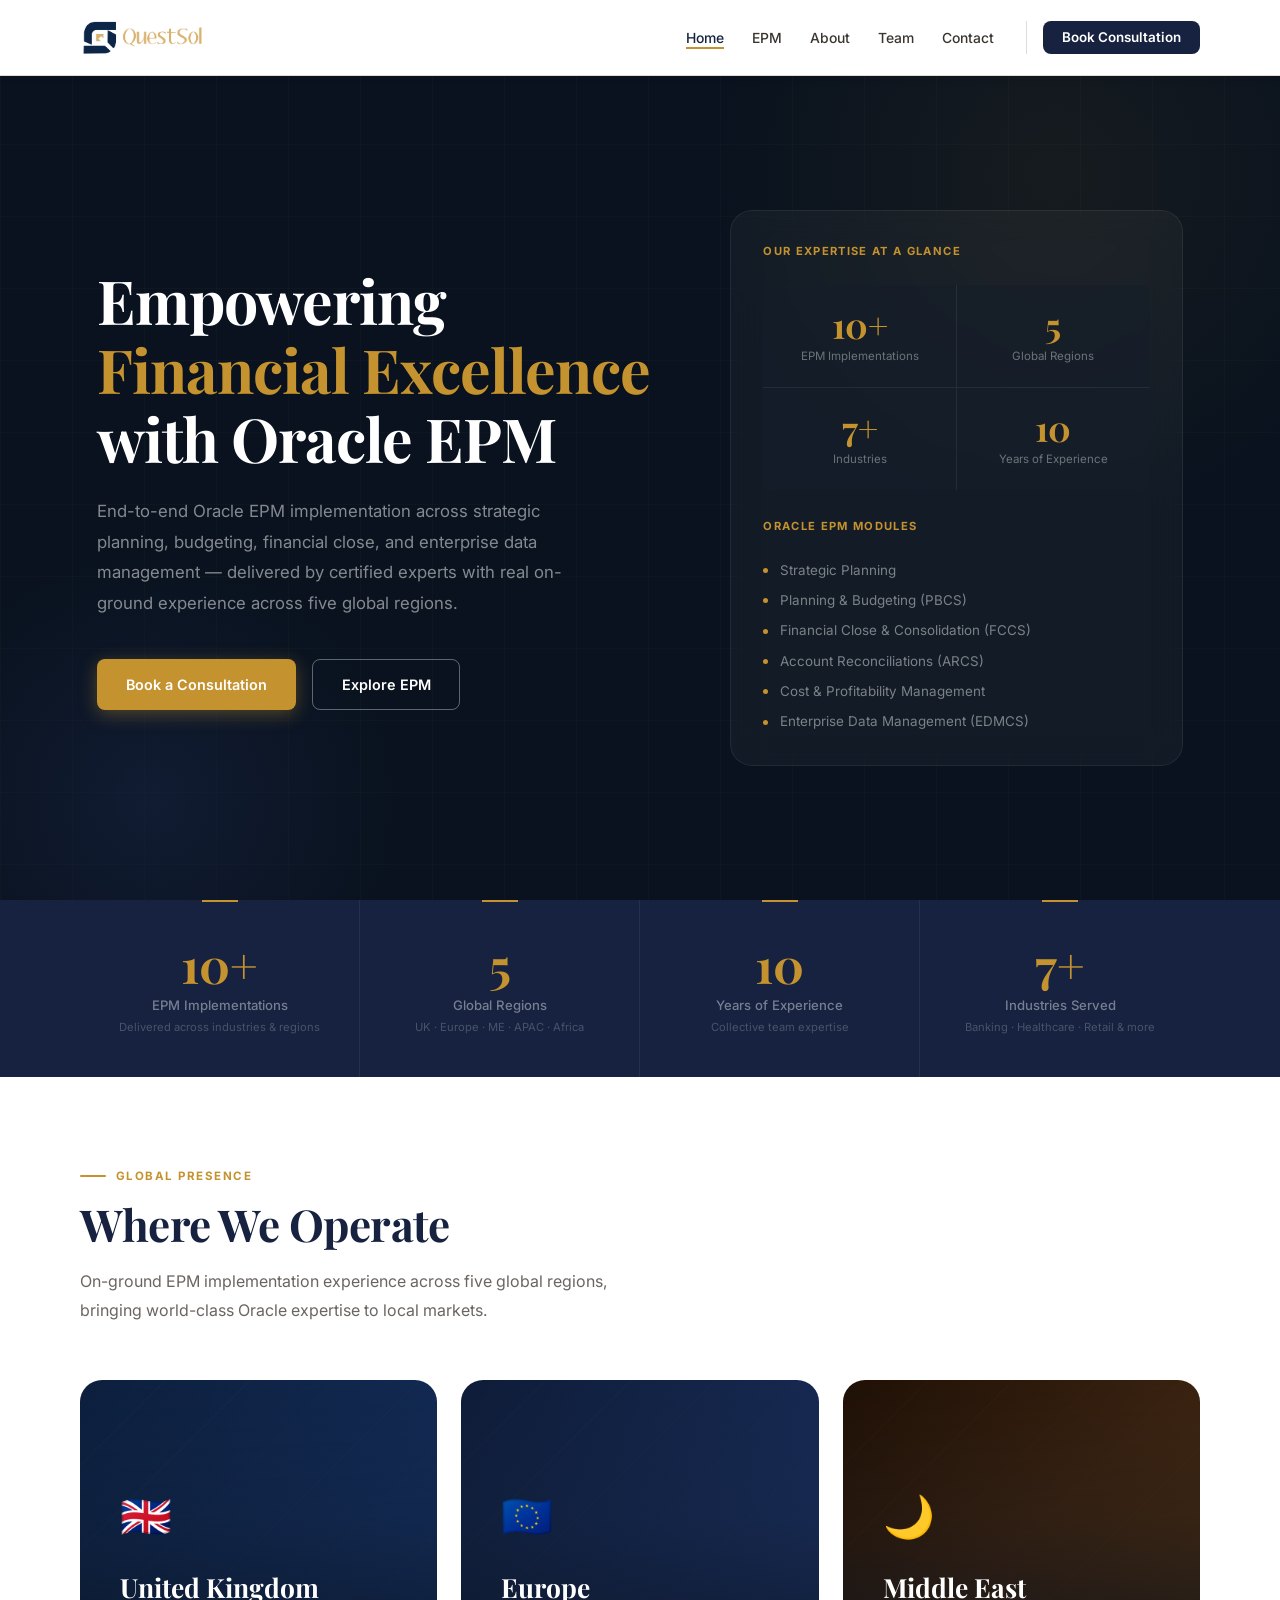
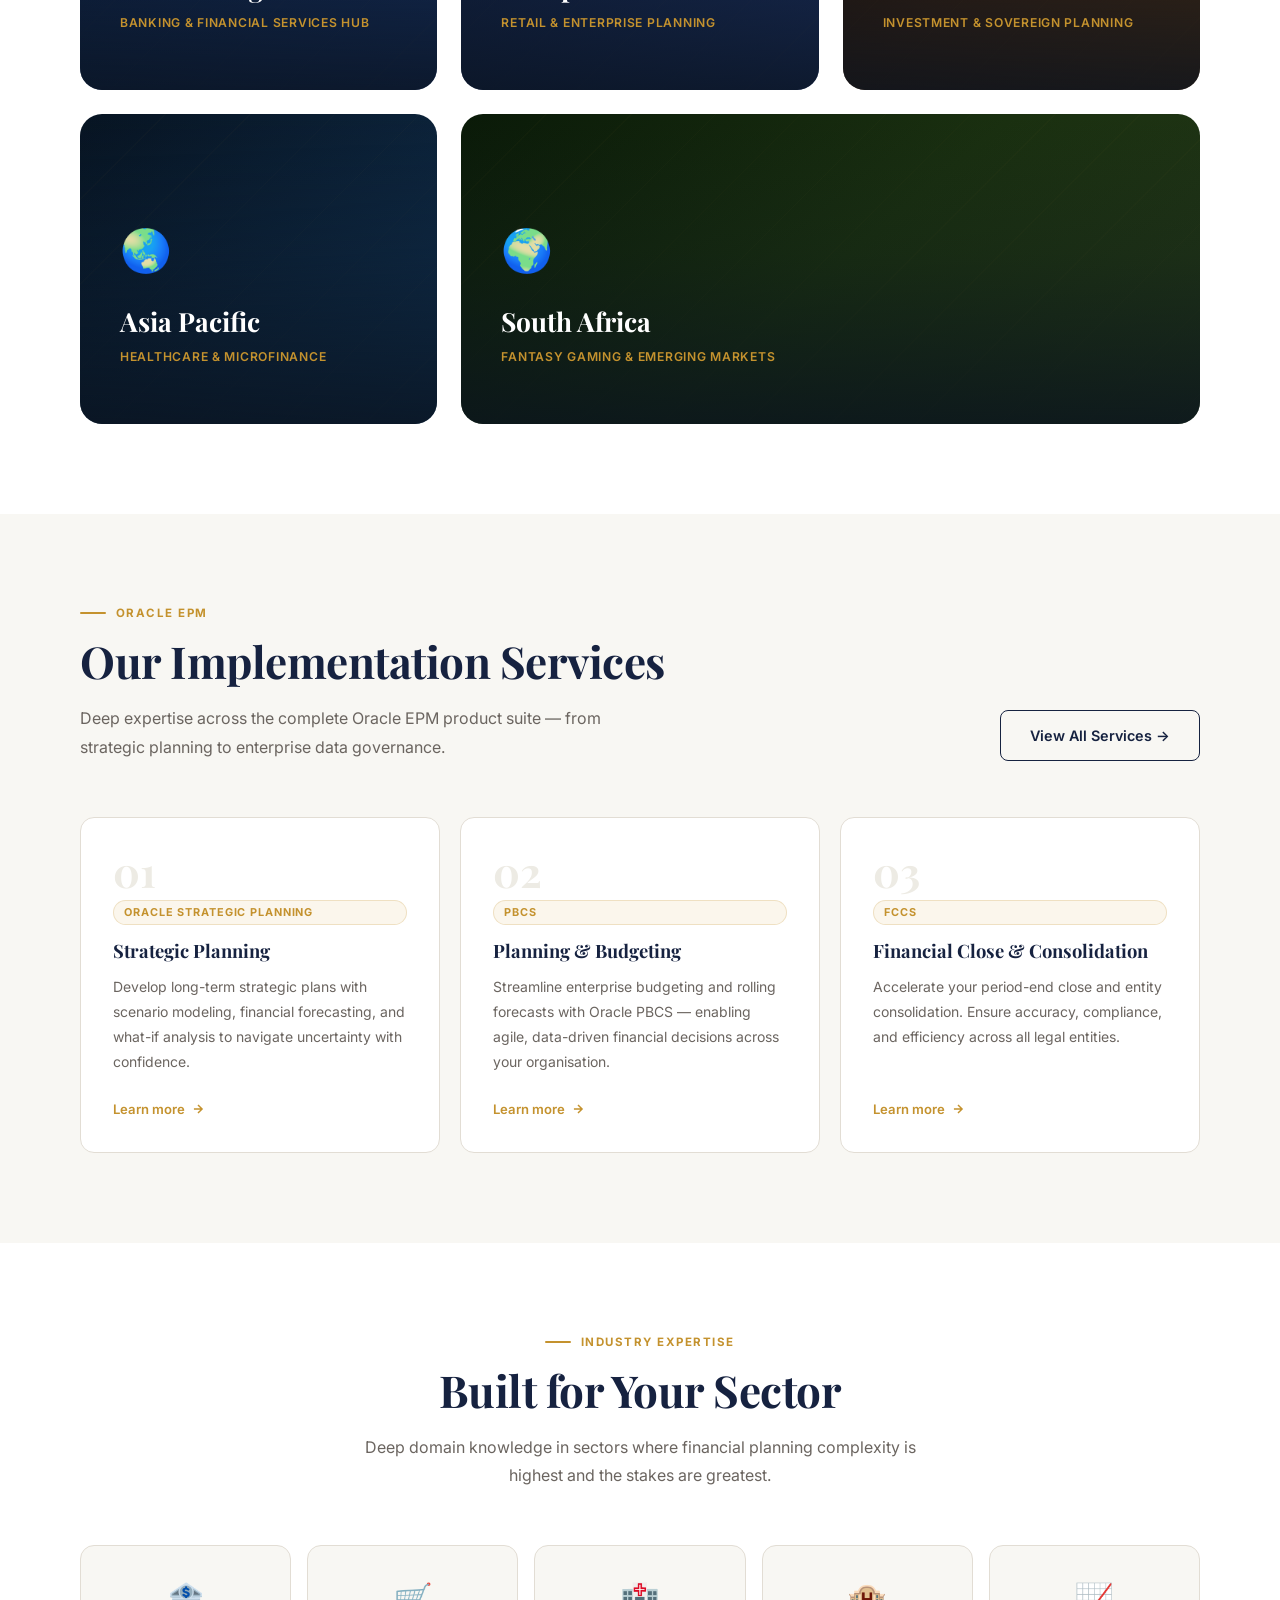
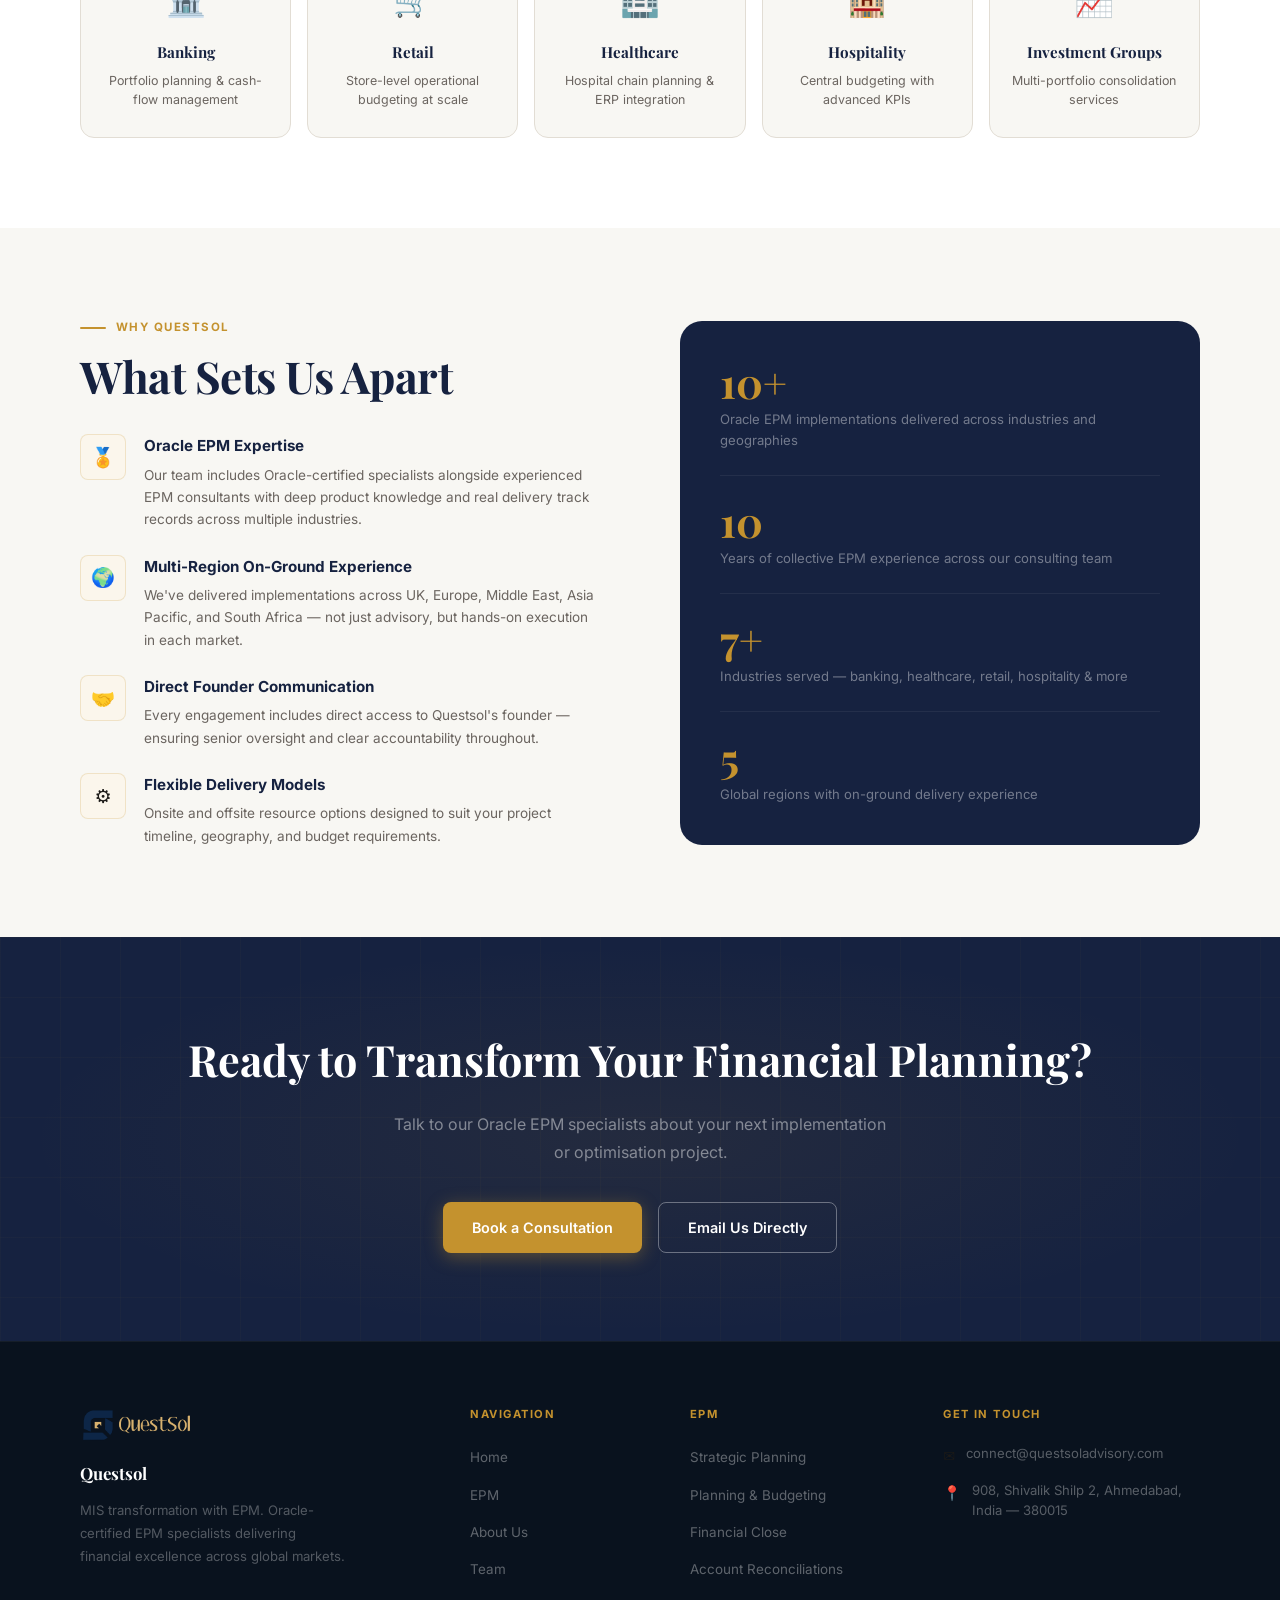
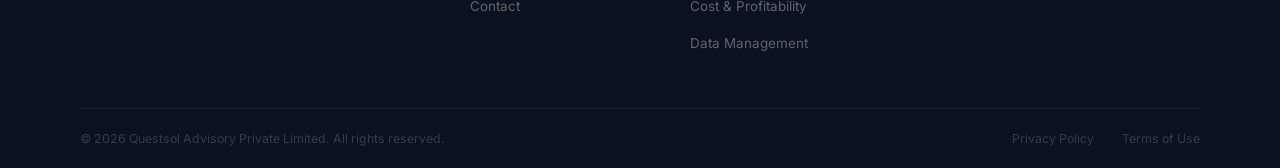
<file: index.html>
<!DOCTYPE html>
<html lang="en">
<head>
  <meta charset="UTF-8">
  <meta name="viewport" content="width=device-width, initial-scale=1.0">
  <title>Questsol</title>
  <link rel="icon" type="image/png" href="assets/tablogo.png">
  <link rel="canonical" href="https://questsoladvisory.com/">
  <meta name="description" content="Oracle EPM implementation specialists. Strategic planning, budgeting, financial close and data management across UK, Europe, Middle East & Asia Pacific.">
  <link rel="preconnect" href="https://fonts.googleapis.com">
  <link rel="preconnect" href="https://fonts.gstatic.com" crossorigin>
  <link href="https://fonts.googleapis.com/css2?family=Playfair+Display:ital,wght@0,400;0,600;0,700;0,900;1,400;1,600&family=Inter:wght@300;400;500;600;700&display=swap" rel="stylesheet">
  <link rel="stylesheet" href="style.css">
</head>
<body>

<!-- ── NAVIGATION ── -->
<header class="nav">
  <div class="container">
    <a href="index.html" class="nav-logo">
      <img src="assets/logo.png" alt="Questsol" onerror="this.style.display='none';this.nextElementSibling.style.display='block'">
      <span class="nav-logo-fallback" style="display:none">Questsol</span>
    </a>
    <nav>
      <ul class="nav-menu">
        <li><a href="index.html" class="active">Home</a></li>
        <li><a href="epm.html">EPM</a></li>
        <li><a href="about.html">About</a></li>
        <li><a href="team.html">Team</a></li>
        <li><a href="contact.html">Contact</a></li>
        <li><a href="book.html" class="nav-cta">Book Consultation</a></li>
      </ul>
    </nav>
    <button class="nav-hamburger" id="hamburger" aria-label="Toggle menu">
      <span></span><span></span><span></span>
    </button>
  </div>
</header>
<div class="mobile-nav" id="mobileNav">
  <ul>
    <li><a href="index.html" class="active">Home</a></li>
    <li><a href="epm.html">EPM</a></li>
    <li><a href="about.html">About</a></li>
    <li><a href="team.html">Team</a></li>
    <li><a href="contact.html">Contact</a></li>
  </ul>
  <a href="book.html" class="mobile-cta">Book a Consultation</a>
</div>

<!-- ── HERO ── -->
<section class="hero">
  <div class="hero-pattern"></div>
  <div class="hero-glow"></div>
  <div class="hero-glow-2"></div>
  <div class="container">
    <div class="hero-grid">
      <div>
        <h1 class="hero-title">
          Empowering<br>
          <span class="gold">Financial Excellence</span><br>
          with Oracle EPM
        </h1>
        <p class="hero-desc">
          End-to-end Oracle EPM implementation across strategic planning, budgeting, financial close, and enterprise data management — delivered by certified experts with real on-ground experience across five global regions.
        </p>
        <div class="hero-actions">
          <a href="book.html" class="btn btn-primary">Book a Consultation</a>
          <a href="epm.html" class="btn btn-outline-white">Explore EPM</a>
        </div>
      </div>
      <div class="hero-panel">
        <div class="hero-panel-label">Our Expertise at a Glance</div>
        <div class="hero-stats-grid">
          <div class="hero-stat">
            <div class="hero-stat-num">10+</div>
            <div class="hero-stat-lbl">EPM Implementations</div>
          </div>
          <div class="hero-stat">
            <div class="hero-stat-num">5</div>
            <div class="hero-stat-lbl">Global Regions</div>
          </div>
          <div class="hero-stat">
            <div class="hero-stat-num">7+</div>
            <div class="hero-stat-lbl">Industries</div>
          </div>
          <div class="hero-stat">
            <div class="hero-stat-num">10</div>
            <div class="hero-stat-lbl">Years of Experience</div>
          </div>
        </div>
        <div class="hero-panel-label">Oracle EPM Modules</div>
        <ul class="hero-services">
          <li class="hero-service">Strategic Planning</li>
          <li class="hero-service">Planning &amp; Budgeting (PBCS)</li>
          <li class="hero-service">Financial Close &amp; Consolidation (FCCS)</li>
          <li class="hero-service">Account Reconciliations (ARCS)</li>
          <li class="hero-service">Cost &amp; Profitability Management</li>
          <li class="hero-service">Enterprise Data Management (EDMCS)</li>
        </ul>
      </div>
    </div>
  </div>
</section>

<!-- ── METRICS STRIP ── -->
<div class="metrics-strip">
  <div class="container">
    <div class="metrics-grid">
      <div class="metric-item" data-reveal>
        <div class="metric-num">10+</div>
        <div class="metric-lbl">EPM Implementations</div>
        <div class="metric-sub">Delivered across industries &amp; regions</div>
      </div>
      <div class="metric-item" data-reveal data-reveal-d="1">
        <div class="metric-num">5</div>
        <div class="metric-lbl">Global Regions</div>
        <div class="metric-sub">UK · Europe · ME · APAC · Africa</div>
      </div>
      <div class="metric-item" data-reveal data-reveal-d="2">
        <div class="metric-num">10</div>
        <div class="metric-lbl">Years of Experience</div>
        <div class="metric-sub">Collective team expertise</div>
      </div>
      <div class="metric-item" data-reveal data-reveal-d="3">
        <div class="metric-num">7+</div>
        <div class="metric-lbl">Industries Served</div>
        <div class="metric-sub">Banking · Healthcare · Retail &amp; more</div>
      </div>
    </div>
  </div>
</div>

<!-- ── GLOBAL PRESENCE ── -->
<section class="section">
  <div class="container">
    <div class="section-header">
      <div class="section-eyebrow">Global Presence</div>
      <h2 class="section-title">Where We Operate</h2>
      <p class="section-subtitle">On-ground EPM implementation experience across five global regions, bringing world-class Oracle expertise to local markets.</p>
    </div>
    <div class="regions-grid">
      <div class="region-card region-uk" data-reveal>
        <div class="region-inner">
          <span class="region-flag">🇬🇧</span>
          <div class="region-name">United Kingdom</div>
          <div class="region-focus">Banking &amp; Financial Services Hub</div>
        </div>
      </div>
      <div class="region-card region-europe" data-reveal data-reveal-d="1">
        <div class="region-inner">
          <span class="region-flag">🇪🇺</span>
          <div class="region-name">Europe</div>
          <div class="region-focus">Retail &amp; Enterprise Planning</div>
        </div>
      </div>
      <div class="region-card region-me" data-reveal data-reveal-d="2">
        <div class="region-inner">
          <span class="region-flag">🌙</span>
          <div class="region-name">Middle East</div>
          <div class="region-focus">Investment &amp; Sovereign Planning</div>
        </div>
      </div>
      <div class="region-card region-apac" data-reveal data-reveal-d="3">
        <div class="region-inner">
          <span class="region-flag">🌏</span>
          <div class="region-name">Asia Pacific</div>
          <div class="region-focus">Healthcare &amp; Microfinance</div>
        </div>
      </div>
      <div class="region-card region-africa" data-reveal data-reveal-d="4">
        <div class="region-inner">
          <span class="region-flag">🌍</span>
          <div class="region-name">South Africa</div>
          <div class="region-focus">Fantasy Gaming &amp; Emerging Markets</div>
        </div>
      </div>
    </div>
  </div>
</section>

<!-- ── EPM SERVICES OVERVIEW ── -->
<section class="section section--alt">
  <div class="container">
    <div class="section-header" style="display:flex;justify-content:space-between;align-items:flex-end;flex-wrap:wrap;gap:1.5rem;">
      <div>
        <div class="section-eyebrow">Oracle EPM</div>
        <h2 class="section-title">Our Implementation Services</h2>
        <p class="section-subtitle">Deep expertise across the complete Oracle EPM product suite — from strategic planning to enterprise data governance.</p>
      </div>
      <a href="epm.html" class="btn btn-outline-navy" style="flex-shrink:0;white-space:nowrap;">View All Services →</a>
    </div>
    <div class="services-grid">
      <div class="service-card" data-reveal>
        <div class="service-card-num">01</div>
        <div class="service-card-abbr">Oracle Strategic Planning</div>
        <div class="service-card-name">Strategic Planning</div>
        <p class="service-card-desc">Develop long-term strategic plans with scenario modeling, financial forecasting, and what-if analysis to navigate uncertainty with confidence.</p>
        <a href="epm.html" class="service-card-link">Learn more <svg viewBox="0 0 24 24" fill="none" stroke="currentColor" stroke-width="2.5"><path d="M5 12h14M12 5l7 7-7 7"/></svg></a>
      </div>
      <div class="service-card" data-reveal data-reveal-d="1">
        <div class="service-card-num">02</div>
        <div class="service-card-abbr">PBCS</div>
        <div class="service-card-name">Planning &amp; Budgeting</div>
        <p class="service-card-desc">Streamline enterprise budgeting and rolling forecasts with Oracle PBCS — enabling agile, data-driven financial decisions across your organisation.</p>
        <a href="epm.html" class="service-card-link">Learn more <svg viewBox="0 0 24 24" fill="none" stroke="currentColor" stroke-width="2.5"><path d="M5 12h14M12 5l7 7-7 7"/></svg></a>
      </div>
      <div class="service-card" data-reveal data-reveal-d="2">
        <div class="service-card-num">03</div>
        <div class="service-card-abbr">FCCS</div>
        <div class="service-card-name">Financial Close &amp; Consolidation</div>
        <p class="service-card-desc">Accelerate your period-end close and entity consolidation. Ensure accuracy, compliance, and efficiency across all legal entities.</p>
        <a href="epm.html" class="service-card-link">Learn more <svg viewBox="0 0 24 24" fill="none" stroke="currentColor" stroke-width="2.5"><path d="M5 12h14M12 5l7 7-7 7"/></svg></a>
      </div>
    </div>
  </div>
</section>

<!-- ── INDUSTRIES ── -->
<section class="section">
  <div class="container">
    <div class="section-header section-header--center">
      <div class="section-eyebrow">Industry Expertise</div>
      <h2 class="section-title">Built for Your Sector</h2>
      <p class="section-subtitle">Deep domain knowledge in sectors where financial planning complexity is highest and the stakes are greatest.</p>
    </div>
    <div class="industries-grid">
      <div class="industry-card" data-reveal>
        <span class="industry-icon">🏦</span>
        <div class="industry-name">Banking</div>
        <div class="industry-desc">Portfolio planning &amp; cash-flow management</div>
      </div>
      <div class="industry-card" data-reveal data-reveal-d="1">
        <span class="industry-icon">🛒</span>
        <div class="industry-name">Retail</div>
        <div class="industry-desc">Store-level operational budgeting at scale</div>
      </div>
      <div class="industry-card" data-reveal data-reveal-d="2">
        <span class="industry-icon">🏥</span>
        <div class="industry-name">Healthcare</div>
        <div class="industry-desc">Hospital chain planning &amp; ERP integration</div>
      </div>
      <div class="industry-card" data-reveal data-reveal-d="3">
        <span class="industry-icon">🏨</span>
        <div class="industry-name">Hospitality</div>
        <div class="industry-desc">Central budgeting with advanced KPIs</div>
      </div>
      <div class="industry-card" data-reveal data-reveal-d="4">
        <span class="industry-icon">📈</span>
        <div class="industry-name">Investment Groups</div>
        <div class="industry-desc">Multi-portfolio consolidation services</div>
      </div>
    </div>
  </div>
</section>

<!-- ── WHY QUESTSOL ── -->
<section class="section section--alt">
  <div class="container">
    <div class="why-grid">
      <div>
        <div class="section-eyebrow">Why Questsol</div>
        <h2 class="section-title">What Sets Us Apart</h2>
        <ul class="why-list">
          <li class="why-item" data-reveal>
            <div class="why-icon">🏅</div>
            <div>
              <div class="why-item-title">Oracle EPM Expertise</div>
              <div class="why-item-desc">Our team includes Oracle-certified specialists alongside experienced EPM consultants with deep product knowledge and real delivery track records across multiple industries.</div>
            </div>
          </li>
          <li class="why-item" data-reveal data-reveal-d="1">
            <div class="why-icon">🌍</div>
            <div>
              <div class="why-item-title">Multi-Region On-Ground Experience</div>
              <div class="why-item-desc">We've delivered implementations across UK, Europe, Middle East, Asia Pacific, and South Africa — not just advisory, but hands-on execution in each market.</div>
            </div>
          </li>
          <li class="why-item" data-reveal data-reveal-d="2">
            <div class="why-icon">🤝</div>
            <div>
              <div class="why-item-title">Direct Founder Communication</div>
              <div class="why-item-desc">Every engagement includes direct access to Questsol's founder — ensuring senior oversight and clear accountability throughout.</div>
            </div>
          </li>
          <li class="why-item" data-reveal data-reveal-d="3">
            <div class="why-icon">⚙️</div>
            <div>
              <div class="why-item-title">Flexible Delivery Models</div>
              <div class="why-item-desc">Onsite and offsite resource options designed to suit your project timeline, geography, and budget requirements.</div>
            </div>
          </li>
        </ul>
      </div>
      <div class="why-panel" data-reveal data-reveal-d="1">
        <div class="why-panel-stat">
          <div class="why-panel-num">10+</div>
          <div class="why-panel-desc">Oracle EPM implementations delivered across industries and geographies</div>
        </div>
        <div class="why-panel-stat">
          <div class="why-panel-num">10</div>
          <div class="why-panel-desc">Years of collective EPM experience across our consulting team</div>
        </div>
        <div class="why-panel-stat">
          <div class="why-panel-num">7+</div>
          <div class="why-panel-desc">Industries served — banking, healthcare, retail, hospitality &amp; more</div>
        </div>
        <div class="why-panel-stat">
          <div class="why-panel-num">5</div>
          <div class="why-panel-desc">Global regions with on-ground delivery experience</div>
        </div>
      </div>
    </div>
  </div>
</section>

<!-- ── CTA BANNER ── -->
<div class="cta-banner">
  <div class="container">
    <h2 class="cta-banner-title">Ready to Transform Your Financial Planning?</h2>
    <p class="cta-banner-sub">Talk to our Oracle EPM specialists about your next implementation or optimisation project.</p>
    <div class="cta-banner-actions">
      <a href="book.html" class="btn btn-primary">Book a Consultation</a>
      <a href="mailto:connect@questsoladvisory.com" class="btn btn-outline-white">Email Us Directly</a>
    </div>
  </div>
</div>

<!-- ── FOOTER ── -->
<footer class="footer">
  <div class="container">
    <div class="footer-grid">
      <div>
        <img src="assets/logo.png" alt="Questsol" class="footer-brand-logo" onerror="this.style.display='none'">
        <div class="footer-brand-name">Questsol</div>
        <p class="footer-brand-desc">MIS transformation with EPM. Oracle-certified EPM specialists delivering financial excellence across global markets.</p>
      </div>
      <div>
        <div class="footer-col-title">Navigation</div>
        <ul class="footer-nav">
          <li><a href="index.html">Home</a></li>
          <li><a href="epm.html">EPM</a></li>
          <li><a href="about.html">About Us</a></li>
          <li><a href="team.html">Team</a></li>
          <li><a href="contact.html">Contact</a></li>
        </ul>
      </div>
      <div>
        <div class="footer-col-title">EPM</div>
        <ul class="footer-nav">
          <li><a href="epm.html">Strategic Planning</a></li>
          <li><a href="epm.html">Planning &amp; Budgeting</a></li>
          <li><a href="epm.html">Financial Close</a></li>
          <li><a href="epm.html">Account Reconciliations</a></li>
          <li><a href="epm.html">Cost &amp; Profitability</a></li>
          <li><a href="epm.html">Data Management</a></li>
        </ul>
      </div>
      <div>
        <div class="footer-col-title">Get In Touch</div>
        <div class="footer-contact-row">
          <span>✉️</span>
          <div class="txt"><a href="mailto:connect@questsoladvisory.com">connect@questsoladvisory.com</a></div>
        </div>
        <div class="footer-contact-row">
          <span>📍</span>
          <div class="txt">908, Shivalik Shilp 2, Ahmedabad, India — 380015</div>
        </div>
      </div>
    </div>
    <div class="footer-bottom">
      <div class="footer-copy">© 2026 Questsol Advisory Private Limited. All rights reserved.</div>
      <div class="footer-bottom-links">
        <a href="#">Privacy Policy</a>
        <a href="#">Terms of Use</a>
      </div>
    </div>
  </div>
</footer>

<script>
const io = new IntersectionObserver(entries => {
  entries.forEach(e => { if (e.isIntersecting) { e.target.classList.add('visible'); io.unobserve(e.target); } });
}, { threshold: 0.12 });
document.querySelectorAll('[data-reveal]').forEach(el => io.observe(el));

// Hamburger
const hamburger = document.getElementById('hamburger');
const mobileNav = document.getElementById('mobileNav');
hamburger.addEventListener('click', () => {
  const open = hamburger.classList.toggle('open');
  mobileNav.classList.toggle('open', open);
  document.body.classList.toggle('nav-open', open);
});
mobileNav.querySelectorAll('a').forEach(a => {
  a.addEventListener('click', () => {
    hamburger.classList.remove('open');
    mobileNav.classList.remove('open');
    document.body.classList.remove('nav-open');
  });
});
</script>
</body>
</html>
</file>
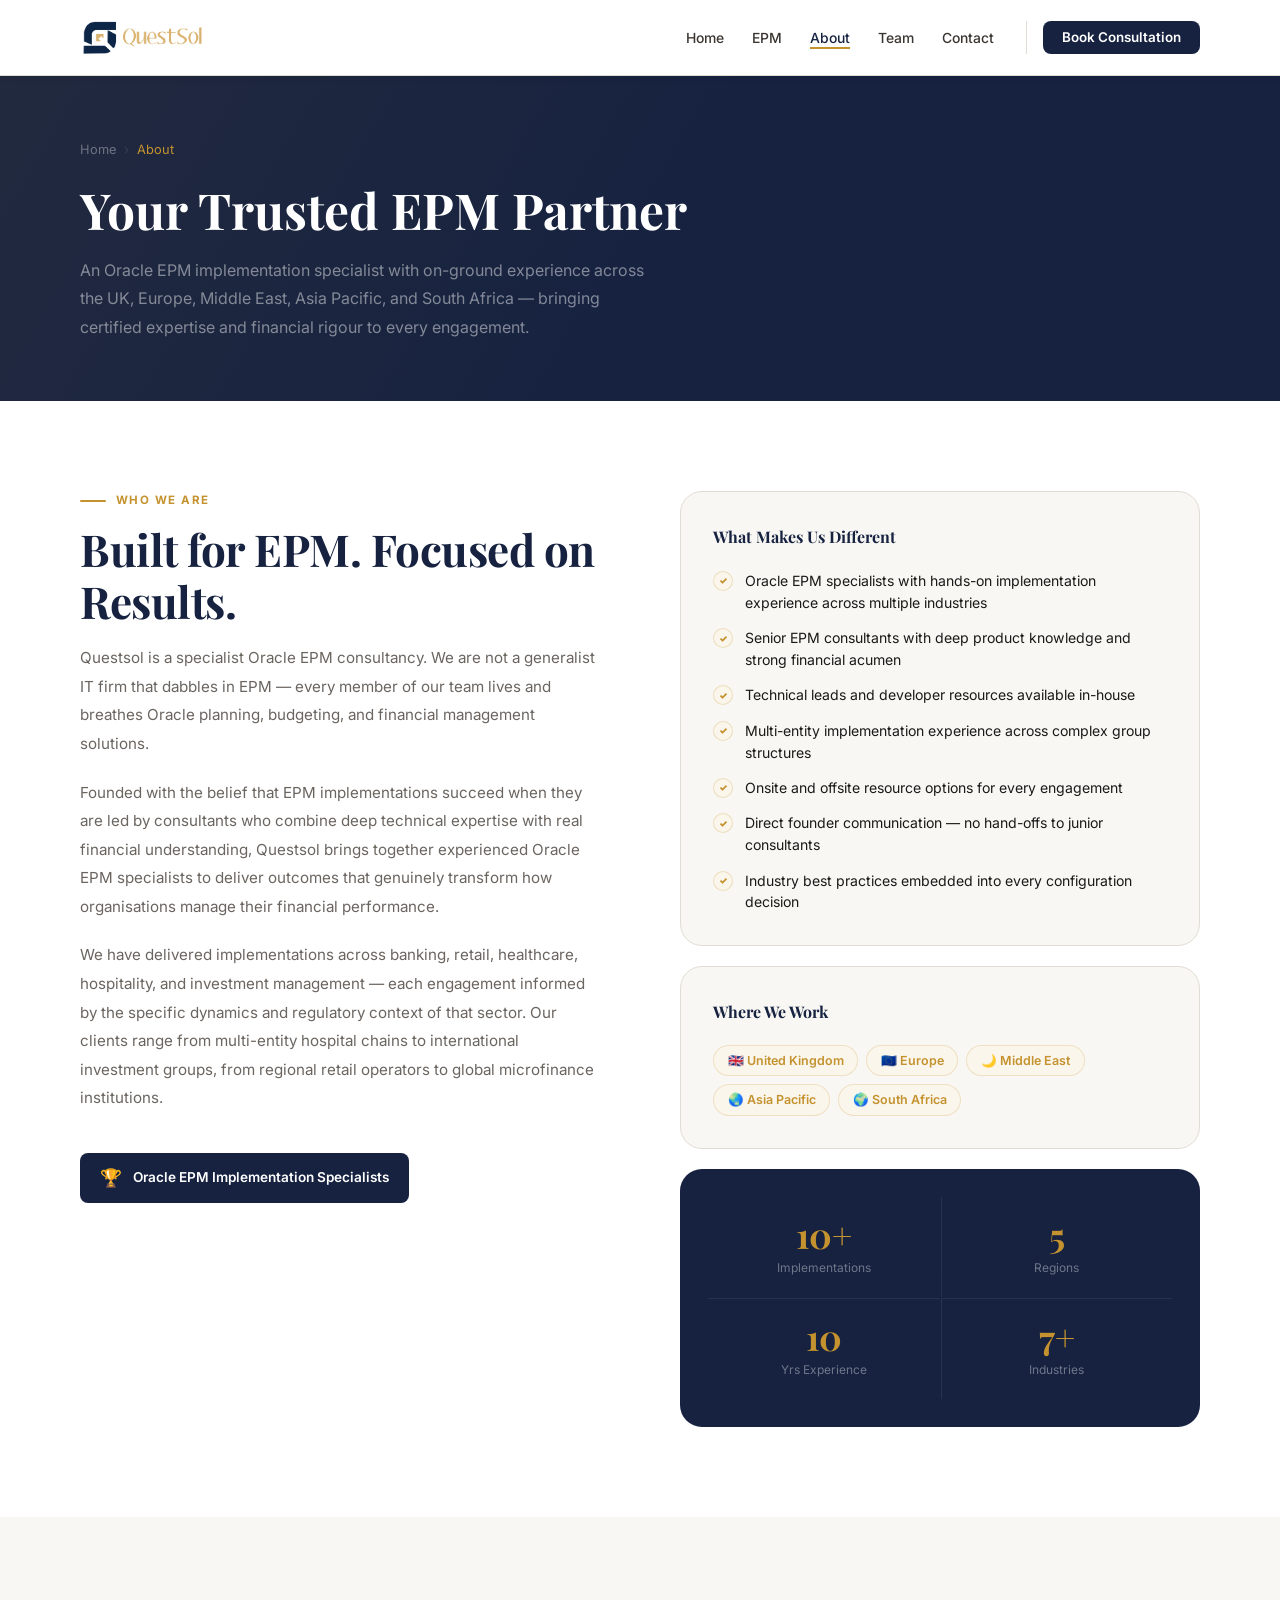
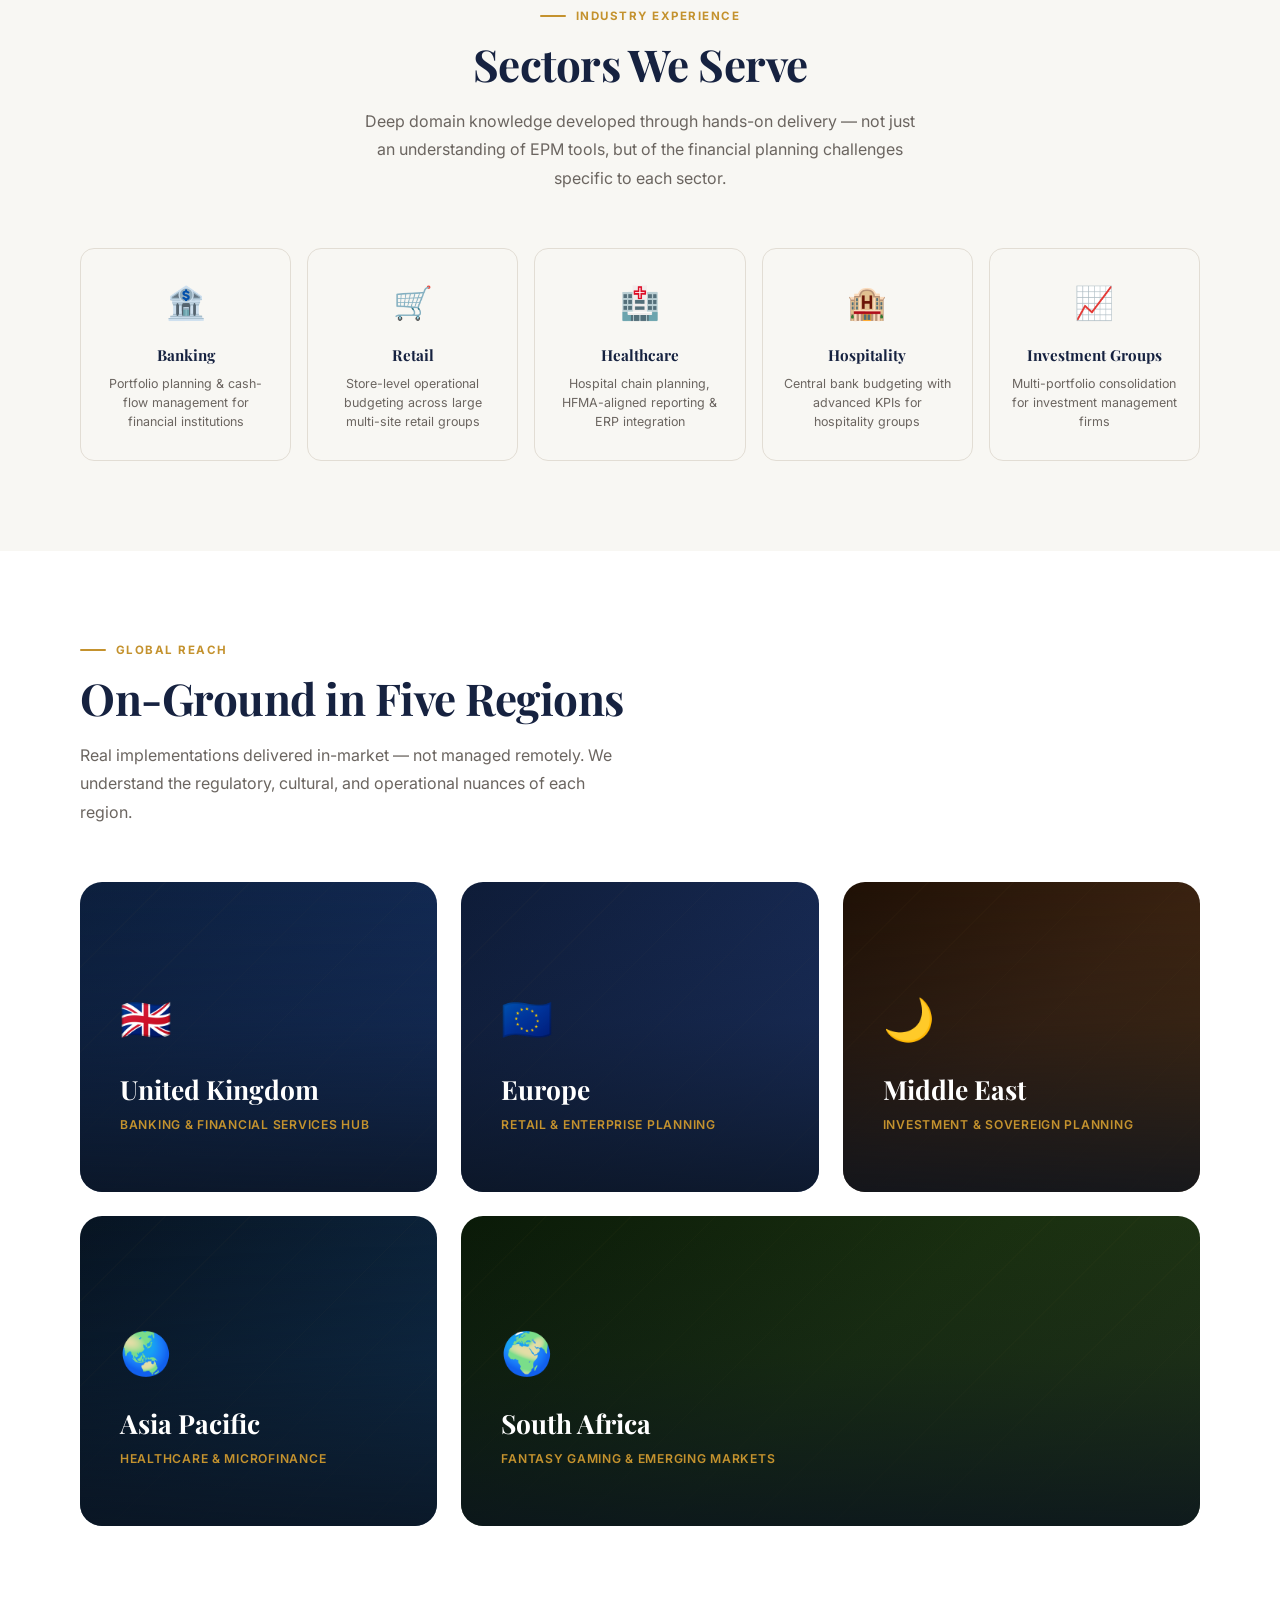
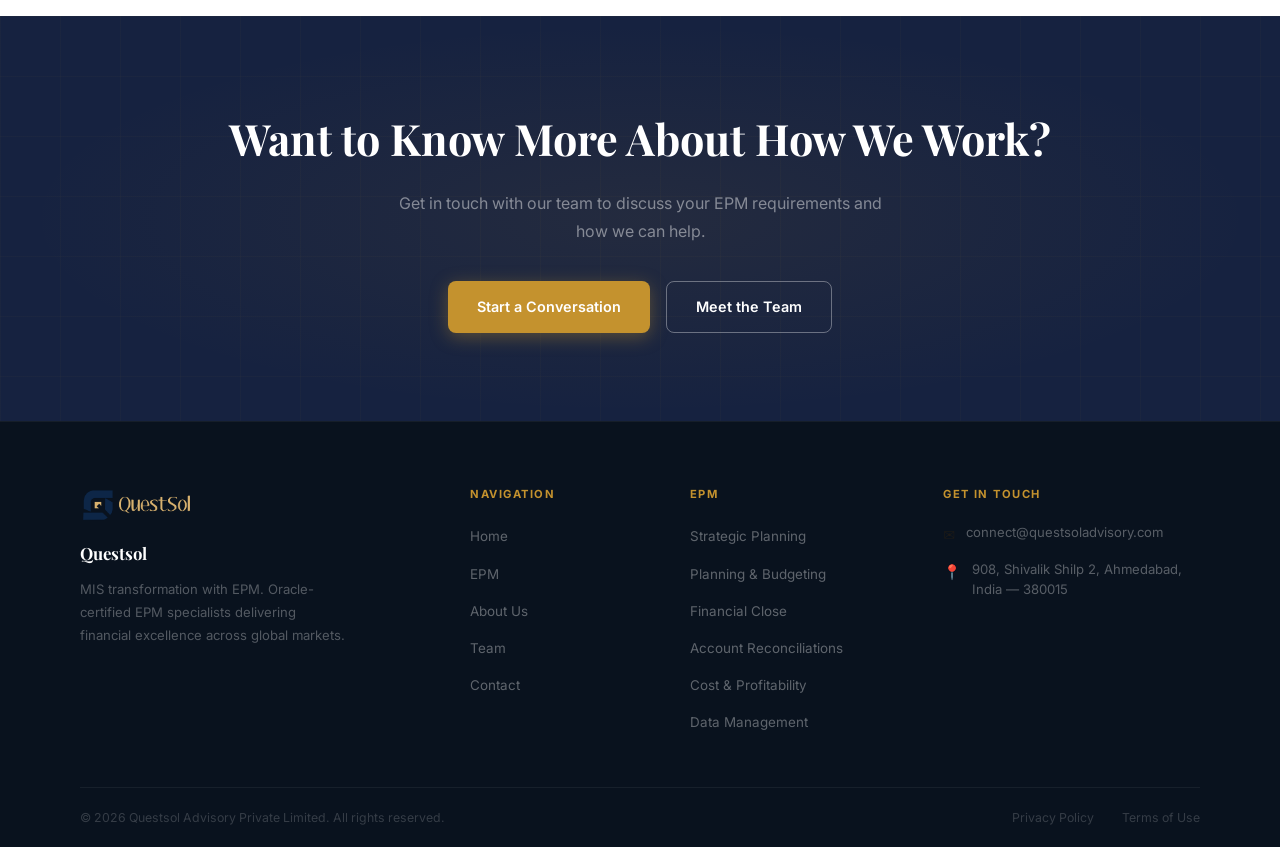
<file: about.html>
<!DOCTYPE html>
<html lang="en">
<head>
  <meta charset="UTF-8">
  <meta name="viewport" content="width=device-width, initial-scale=1.0">
  <title>About — Questsol</title>
  <link rel="icon" type="image/png" href="assets/tablogo.png">
  <link rel="canonical" href="https://questsoladvisory.com/about.html">
  <meta name="description" content="Questsol is an Oracle EPM implementation specialist with global deployments across UK, Europe, Middle East, Asia Pacific, and South Africa.">
  <link rel="preconnect" href="https://fonts.googleapis.com">
  <link rel="preconnect" href="https://fonts.gstatic.com" crossorigin>
  <link href="https://fonts.googleapis.com/css2?family=Playfair+Display:ital,wght@0,400;0,600;0,700;0,900;1,400;1,600&family=Inter:wght@300;400;500;600;700&display=swap" rel="stylesheet">
  <link rel="stylesheet" href="style.css">
</head>
<body>

<header class="nav">
  <div class="container">
    <a href="index.html" class="nav-logo">
      <img src="assets/logo.png" alt="Questsol" onerror="this.style.display='none';this.nextElementSibling.style.display='block'">
      <span class="nav-logo-fallback" style="display:none">Questsol</span>
    </a>
    <nav>
      <ul class="nav-menu">
        <li><a href="index.html">Home</a></li>
        <li><a href="epm.html">EPM</a></li>
        <li><a href="about.html" class="active">About</a></li>
        <li><a href="team.html">Team</a></li>
        <li><a href="contact.html">Contact</a></li>
        <li><a href="book.html" class="nav-cta">Book Consultation</a></li>
      </ul>
    </nav>
    <button class="nav-hamburger" id="hamburger" aria-label="Toggle menu">
      <span></span><span></span><span></span>
    </button>
  </div>
</header>
<div class="mobile-nav" id="mobileNav">
  <ul>
    <li><a href="index.html">Home</a></li>
    <li><a href="epm.html">EPM</a></li>
    <li><a href="about.html" class="active">About</a></li>
    <li><a href="team.html">Team</a></li>
    <li><a href="contact.html">Contact</a></li>
  </ul>
  <a href="book.html" class="mobile-cta">Book a Consultation</a>
</div>

<!-- PAGE HERO -->
<section class="page-hero">
  <div class="container">
    <div class="page-hero-inner">
      <div class="page-hero-breadcrumb">
        <a href="index.html">Home</a><span class="sep">›</span><span class="current">About</span>
      </div>
      <h1 class="page-hero-title">Your Trusted EPM Partner</h1>
      <p class="page-hero-sub">An Oracle EPM implementation specialist with on-ground experience across the UK, Europe, Middle East, Asia Pacific, and South Africa — bringing certified expertise and financial rigour to every engagement.</p>
    </div>
  </div>
</section>

<!-- WHO WE ARE -->
<section class="section">
  <div class="container">
    <div class="about-grid">
      <div class="about-text" data-reveal>
        <div class="section-eyebrow">Who We Are</div>
        <h2 class="section-title">Built for EPM. Focused on Results.</h2>
        <p>Questsol is a specialist Oracle EPM consultancy. We are not a generalist IT firm that dabbles in EPM — every member of our team lives and breathes Oracle planning, budgeting, and financial management solutions.</p>
        <p>Founded with the belief that EPM implementations succeed when they are led by consultants who combine deep technical expertise with real financial understanding, Questsol brings together experienced Oracle EPM specialists to deliver outcomes that genuinely transform how organisations manage their financial performance.</p>
        <p>We have delivered implementations across banking, retail, healthcare, hospitality, and investment management — each engagement informed by the specific dynamics and regulatory context of that sector. Our clients range from multi-entity hospital chains to international investment groups, from regional retail operators to global microfinance institutions.</p>
        <div style="margin-top:1.75rem;">
          <span class="cert-badge"><span class="cert-badge-icon">🏆</span> Oracle EPM Implementation Specialists</span>
        </div>
      </div>
      <div data-reveal data-reveal-d="1">
        <div class="about-sidebar-card">
          <div class="about-sidebar-card-title">What Makes Us Different</div>
          <ul class="diff-list">
            <li class="diff-item">
              <div class="diff-check">✓</div>
              <div class="diff-text">Oracle EPM specialists with hands-on implementation experience across multiple industries</div>
            </li>
            <li class="diff-item">
              <div class="diff-check">✓</div>
              <div class="diff-text">Senior EPM consultants with deep product knowledge and strong financial acumen</div>
            </li>
            <li class="diff-item">
              <div class="diff-check">✓</div>
              <div class="diff-text">Technical leads and developer resources available in-house</div>
            </li>
            <li class="diff-item">
              <div class="diff-check">✓</div>
              <div class="diff-text">Multi-entity implementation experience across complex group structures</div>
            </li>
            <li class="diff-item">
              <div class="diff-check">✓</div>
              <div class="diff-text">Onsite and offsite resource options for every engagement</div>
            </li>
            <li class="diff-item">
              <div class="diff-check">✓</div>
              <div class="diff-text">Direct founder communication — no hand-offs to junior consultants</div>
            </li>
            <li class="diff-item">
              <div class="diff-check">✓</div>
              <div class="diff-text">Industry best practices embedded into every configuration decision</div>
            </li>
          </ul>
        </div>
        <div class="about-sidebar-card">
          <div class="about-sidebar-card-title">Where We Work</div>
          <div class="region-pills">
            <span class="region-pill">🇬🇧 United Kingdom</span>
            <span class="region-pill">🇪🇺 Europe</span>
            <span class="region-pill">🌙 Middle East</span>
            <span class="region-pill">🌏 Asia Pacific</span>
            <span class="region-pill">🌍 South Africa</span>
          </div>
        </div>
        <div style="background:var(--navy);border-radius:var(--radius-lg);padding:1.75rem;display:grid;grid-template-columns:1fr 1fr;gap:1px;overflow:hidden;">
          <div style="padding:1.25rem 1rem;text-align:center;">
            <div style="font-family:var(--font-serif);font-size:2.2rem;font-weight:700;color:var(--gold);line-height:1;">10+</div>
            <div style="font-size:0.75rem;color:rgba(255,255,255,0.38);margin-top:0.35rem;">Implementations</div>
          </div>
          <div style="padding:1.25rem 1rem;text-align:center;border-left:1px solid rgba(255,255,255,0.07);">
            <div style="font-family:var(--font-serif);font-size:2.2rem;font-weight:700;color:var(--gold);line-height:1;">5</div>
            <div style="font-size:0.75rem;color:rgba(255,255,255,0.38);margin-top:0.35rem;">Regions</div>
          </div>
          <div style="padding:1.25rem 1rem;text-align:center;border-top:1px solid rgba(255,255,255,0.07);">
            <div style="font-family:var(--font-serif);font-size:2.2rem;font-weight:700;color:var(--gold);line-height:1;">10</div>
            <div style="font-size:0.75rem;color:rgba(255,255,255,0.38);margin-top:0.35rem;">Yrs Experience</div>
          </div>
          <div style="padding:1.25rem 1rem;text-align:center;border-top:1px solid rgba(255,255,255,0.07);border-left:1px solid rgba(255,255,255,0.07);">
            <div style="font-family:var(--font-serif);font-size:2.2rem;font-weight:700;color:var(--gold);line-height:1;">7+</div>
            <div style="font-size:0.75rem;color:rgba(255,255,255,0.38);margin-top:0.35rem;">Industries</div>
          </div>
        </div>
      </div>
    </div>
  </div>
</section>

<!-- INDUSTRIES WE SERVE -->
<section class="section section--alt">
  <div class="container">
    <div class="section-header section-header--center">
      <div class="section-eyebrow">Industry Experience</div>
      <h2 class="section-title">Sectors We Serve</h2>
      <p class="section-subtitle">Deep domain knowledge developed through hands-on delivery — not just an understanding of EPM tools, but of the financial planning challenges specific to each sector.</p>
    </div>
    <div class="industries-grid">
      <div class="industry-card" data-reveal>
        <span class="industry-icon">🏦</span>
        <div class="industry-name">Banking</div>
        <div class="industry-desc">Portfolio planning &amp; cash-flow management for financial institutions</div>
      </div>
      <div class="industry-card" data-reveal data-reveal-d="1">
        <span class="industry-icon">🛒</span>
        <div class="industry-name">Retail</div>
        <div class="industry-desc">Store-level operational budgeting across large multi-site retail groups</div>
      </div>
      <div class="industry-card" data-reveal data-reveal-d="2">
        <span class="industry-icon">🏥</span>
        <div class="industry-name">Healthcare</div>
        <div class="industry-desc">Hospital chain planning, HFMA-aligned reporting &amp; ERP integration</div>
      </div>
      <div class="industry-card" data-reveal data-reveal-d="3">
        <span class="industry-icon">🏨</span>
        <div class="industry-name">Hospitality</div>
        <div class="industry-desc">Central bank budgeting with advanced KPIs for hospitality groups</div>
      </div>
      <div class="industry-card" data-reveal data-reveal-d="4">
        <span class="industry-icon">📈</span>
        <div class="industry-name">Investment Groups</div>
        <div class="industry-desc">Multi-portfolio consolidation for investment management firms</div>
      </div>
    </div>
  </div>
</section>

<!-- OUR GLOBAL PRESENCE -->
<section class="section">
  <div class="container">
    <div class="section-header">
      <div class="section-eyebrow">Global Reach</div>
      <h2 class="section-title">On-Ground in Five Regions</h2>
      <p class="section-subtitle">Real implementations delivered in-market — not managed remotely. We understand the regulatory, cultural, and operational nuances of each region.</p>
    </div>
    <div class="regions-grid">
      <div class="region-card region-uk" data-reveal>
        <div class="region-inner">
          <span class="region-flag">🇬🇧</span>
          <div class="region-name">United Kingdom</div>
          <div class="region-focus">Banking &amp; Financial Services Hub</div>
        </div>
      </div>
      <div class="region-card region-europe" data-reveal data-reveal-d="1">
        <div class="region-inner">
          <span class="region-flag">🇪🇺</span>
          <div class="region-name">Europe</div>
          <div class="region-focus">Retail &amp; Enterprise Planning</div>
        </div>
      </div>
      <div class="region-card region-me" data-reveal data-reveal-d="2">
        <div class="region-inner">
          <span class="region-flag">🌙</span>
          <div class="region-name">Middle East</div>
          <div class="region-focus">Investment &amp; Sovereign Planning</div>
        </div>
      </div>
      <div class="region-card region-apac" data-reveal data-reveal-d="3">
        <div class="region-inner">
          <span class="region-flag">🌏</span>
          <div class="region-name">Asia Pacific</div>
          <div class="region-focus">Healthcare &amp; Microfinance</div>
        </div>
      </div>
      <div class="region-card region-africa" data-reveal data-reveal-d="4">
        <div class="region-inner">
          <span class="region-flag">🌍</span>
          <div class="region-name">South Africa</div>
          <div class="region-focus">Fantasy Gaming &amp; Emerging Markets</div>
        </div>
      </div>
    </div>
  </div>
</section>

<!-- CTA -->
<div class="cta-banner">
  <div class="container">
    <h2 class="cta-banner-title">Want to Know More About How We Work?</h2>
    <p class="cta-banner-sub">Get in touch with our team to discuss your EPM requirements and how we can help.</p>
    <div class="cta-banner-actions">
      <a href="contact.html" class="btn btn-primary">Start a Conversation</a>
      <a href="team.html" class="btn btn-outline-white">Meet the Team</a>
    </div>
  </div>
</div>

<!-- FOOTER -->
<footer class="footer">
  <div class="container">
    <div class="footer-grid">
      <div>
        <img src="assets/logo.png" alt="Questsol" class="footer-brand-logo" onerror="this.style.display='none'">
        <div class="footer-brand-name">Questsol</div>
        <p class="footer-brand-desc">MIS transformation with EPM. Oracle-certified EPM specialists delivering financial excellence across global markets.</p>
      </div>
      <div>
        <div class="footer-col-title">Navigation</div>
        <ul class="footer-nav">
          <li><a href="index.html">Home</a></li>
          <li><a href="epm.html">EPM</a></li>
          <li><a href="about.html">About Us</a></li>
          <li><a href="team.html">Team</a></li>
          <li><a href="contact.html">Contact</a></li>
        </ul>
      </div>
      <div>
        <div class="footer-col-title">EPM</div>
        <ul class="footer-nav">
          <li><a href="epm.html">Strategic Planning</a></li>
          <li><a href="epm.html">Planning &amp; Budgeting</a></li>
          <li><a href="epm.html">Financial Close</a></li>
          <li><a href="epm.html">Account Reconciliations</a></li>
          <li><a href="epm.html">Cost &amp; Profitability</a></li>
          <li><a href="epm.html">Data Management</a></li>
        </ul>
      </div>
      <div>
        <div class="footer-col-title">Get In Touch</div>
        <div class="footer-contact-row"><span>✉️</span><div class="txt"><a href="mailto:connect@questsoladvisory.com">connect@questsoladvisory.com</a></div></div>
        <div class="footer-contact-row"><span>📍</span><div class="txt">908, Shivalik Shilp 2, Ahmedabad, India — 380015</div></div>
      </div>
    </div>
    <div class="footer-bottom">
      <div class="footer-copy">© 2026 Questsol Advisory Private Limited. All rights reserved.</div>
      <div class="footer-bottom-links"><a href="#">Privacy Policy</a><a href="#">Terms of Use</a></div>
    </div>
  </div>
</footer>

<script>
const io = new IntersectionObserver(entries => {
  entries.forEach(e => { if (e.isIntersecting) { e.target.classList.add('visible'); io.unobserve(e.target); } });
}, { threshold: 0.12 });
document.querySelectorAll('[data-reveal]').forEach(el => io.observe(el));
const hamburger = document.getElementById('hamburger');
const mobileNav = document.getElementById('mobileNav');
hamburger.addEventListener('click', () => {
  const open = hamburger.classList.toggle('open');
  mobileNav.classList.toggle('open', open);
  document.body.classList.toggle('nav-open', open);
});
mobileNav.querySelectorAll('a').forEach(a => a.addEventListener('click', () => {
  hamburger.classList.remove('open'); mobileNav.classList.remove('open'); document.body.classList.remove('nav-open');
}));
</script>
</body>
</html>
</file>
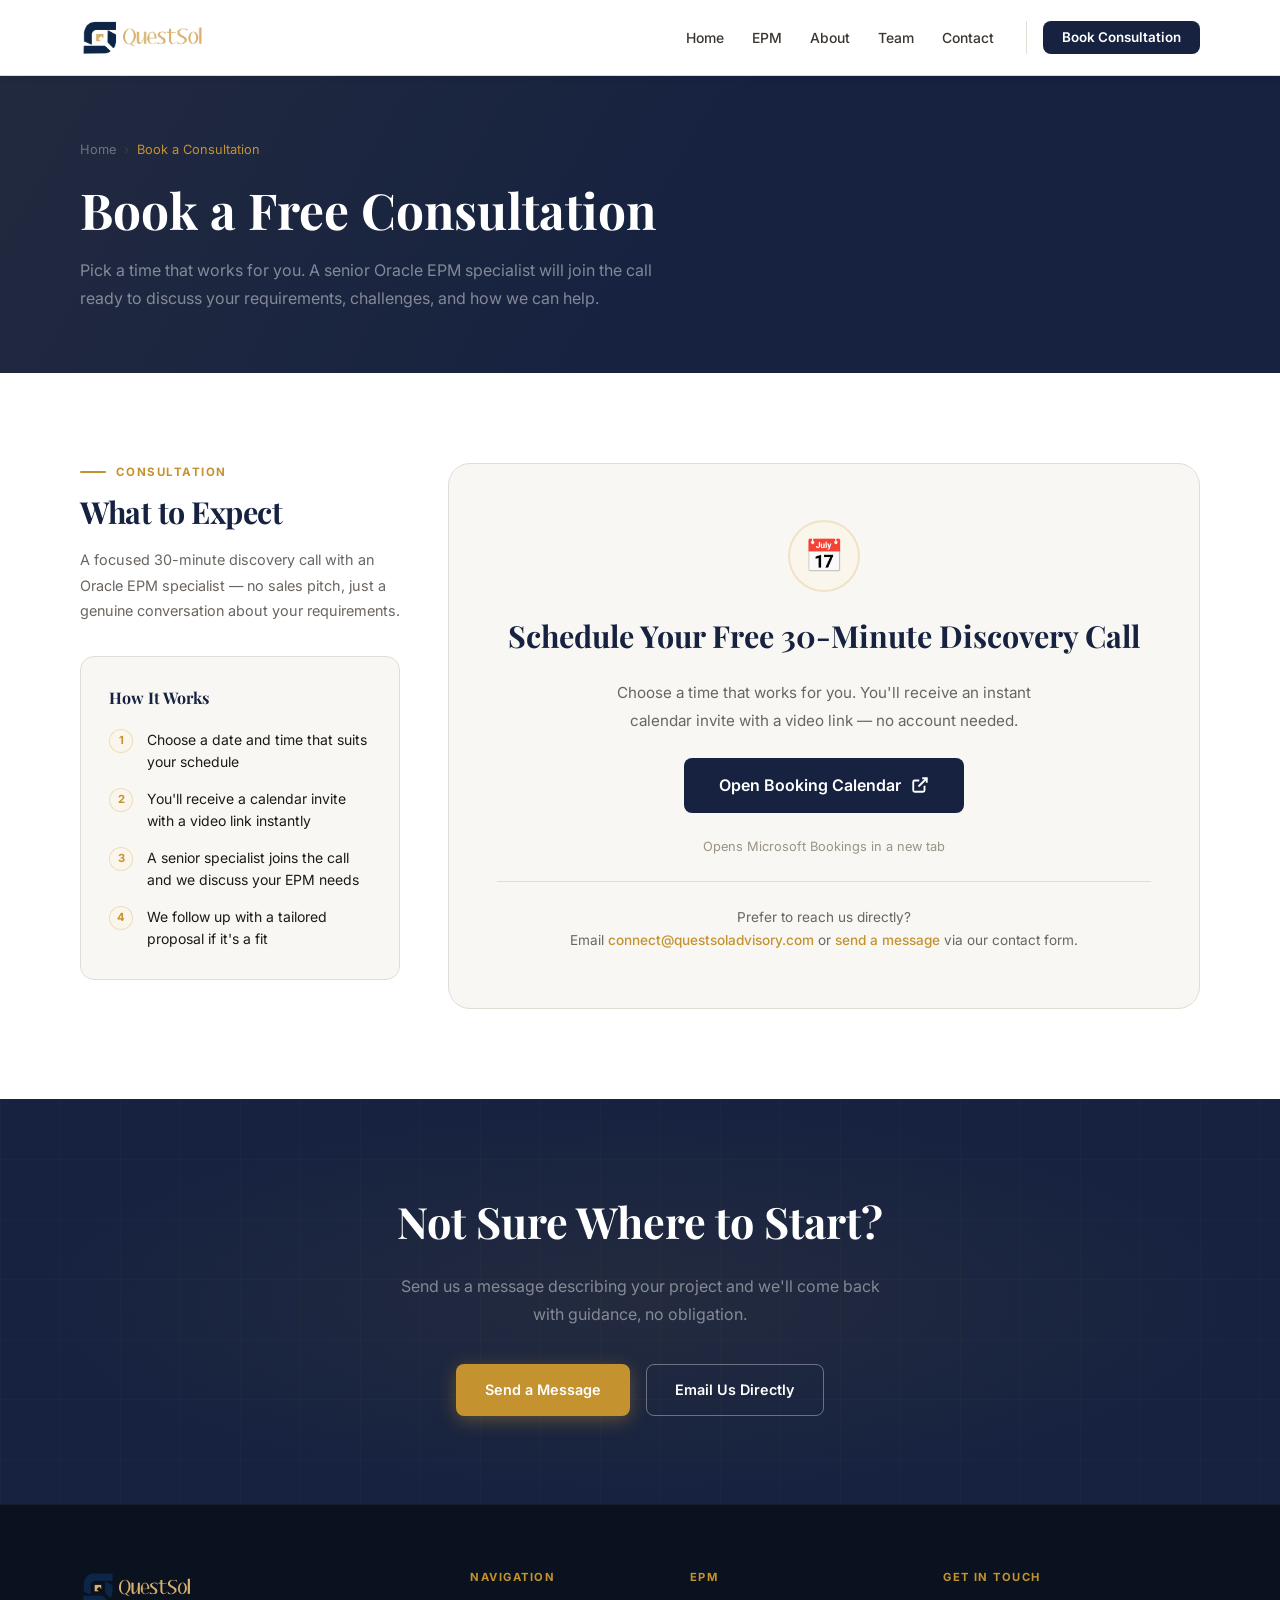
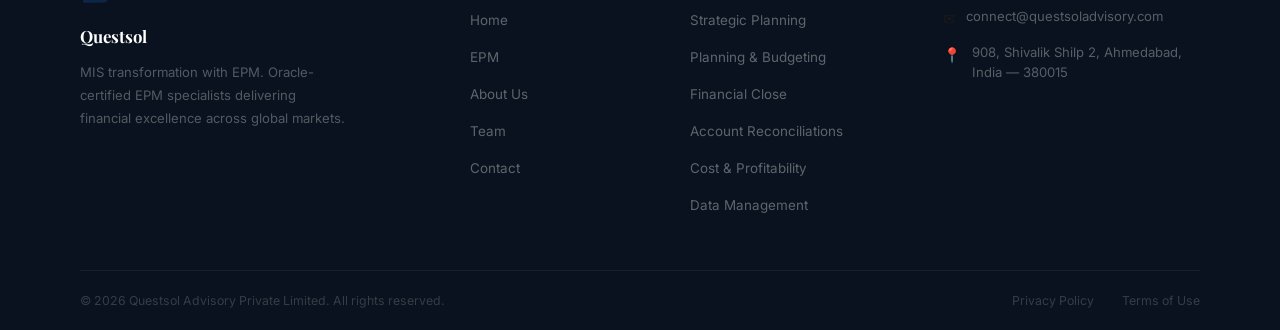
<file: book.html>
<!DOCTYPE html>
<html lang="en">
<head>
  <meta charset="UTF-8">
  <meta name="viewport" content="width=device-width, initial-scale=1.0">
  <title>Book a Consultation — Questsol</title>
  <link rel="icon" type="image/png" href="assets/tablogo.png">
  <link rel="canonical" href="https://questsoladvisory.com/book.html">
  <meta name="description" content="Book a free consultation with Questsol's Oracle EPM specialists. Choose a time that suits you and we'll get the conversation started.">
  <link rel="preconnect" href="https://fonts.googleapis.com">
  <link rel="preconnect" href="https://fonts.gstatic.com" crossorigin>
  <link href="https://fonts.googleapis.com/css2?family=Playfair+Display:ital,wght@0,400;0,600;0,700;0,900;1,400;1,600&family=Inter:wght@300;400;500;600;700&display=swap" rel="stylesheet">
  <link rel="stylesheet" href="style.css">
  <style>
    .booking-section {
      padding: var(--section-py) 0;
    }
    .booking-layout {
      display: grid;
      grid-template-columns: 320px 1fr;
      gap: 3rem;
      align-items: start;
    }
    .booking-sidebar {
      position: sticky;
      top: calc(var(--nav-h) + 2rem);
    }
    .booking-what-card {
      background: var(--off-white);
      border: 1px solid var(--border);
      border-radius: var(--radius);
      padding: 1.75rem;
      margin-top: 2rem;
    }
    .booking-what-title {
      font-family: var(--font-serif);
      font-weight: 700;
      font-size: 1rem;
      color: var(--navy);
      margin-bottom: 1.1rem;
    }
    .booking-step {
      display: flex;
      gap: 0.85rem;
      align-items: flex-start;
      margin-bottom: 0.9rem;
    }
    .booking-step:last-child { margin-bottom: 0; }
    .booking-step-num {
      width: 24px; height: 24px;
      border-radius: 50%;
      background: var(--gold-bg);
      border: 1px solid rgba(196,146,46,0.25);
      display: flex; align-items: center; justify-content: center;
      flex-shrink: 0;
      font-size: 0.7rem; font-weight: 700; color: var(--gold);
    }
    .booking-step-text {
      font-size: 0.875rem;
      color: var(--gray-700);
      line-height: 1.6;
    }
    .booking-divider {
      border: none;
      border-top: 1px solid var(--border);
      margin: 1.5rem 0;
    }
    .booking-alt-contact {
      font-size: 0.85rem;
      color: var(--gray-600);
      line-height: 1.7;
    }
    .booking-alt-contact a {
      color: var(--gold);
      font-weight: 500;
    }
    .booking-alt-contact a:hover { text-decoration: underline; }

    /* ── Booking CTA card ── */
    .booking-cta-card {
      background: var(--off-white);
      border: 1px solid var(--border);
      border-radius: var(--radius-lg);
      padding: 3.5rem 3rem;
      display: flex;
      flex-direction: column;
      align-items: center;
      text-align: center;
      gap: 1.5rem;
    }
    .booking-cta-icon {
      width: 72px; height: 72px;
      border-radius: 50%;
      background: var(--gold-bg);
      border: 2px solid rgba(196,146,46,0.2);
      display: flex; align-items: center; justify-content: center;
      font-size: 2rem;
    }
    .booking-cta-title {
      font-family: var(--font-serif);
      font-weight: 700;
      font-size: clamp(1.4rem, 2.5vw, 1.9rem);
      color: var(--navy);
      line-height: 1.3;
    }
    .booking-cta-desc {
      font-size: 0.95rem;
      color: var(--gray-600);
      max-width: 420px;
      line-height: 1.8;
    }
    .booking-cta-btn {
      display: inline-flex;
      align-items: center;
      gap: 0.6rem;
      background: var(--navy);
      color: var(--white);
      font-family: var(--font-sans);
      font-size: 1rem;
      font-weight: 600;
      padding: 0.9rem 2.2rem;
      border-radius: var(--radius-sm);
      transition: background var(--t), transform var(--t);
      text-decoration: none;
    }
    .booking-cta-btn:hover {
      background: var(--gold);
      transform: translateY(-2px);
    }
    .booking-cta-btn svg {
      width: 18px; height: 18px; flex-shrink: 0;
    }
    .booking-cta-note {
      font-size: 0.8rem;
      color: var(--gray-400);
    }
    .booking-cta-divider {
      width: 100%;
      border: none;
      border-top: 1px solid var(--border);
    }
    .booking-cta-alt {
      font-size: 0.85rem;
      color: var(--gray-600);
      line-height: 1.7;
    }
    .booking-cta-alt a {
      color: var(--gold);
      font-weight: 500;
    }
    .booking-cta-alt a:hover { text-decoration: underline; }

    @media (max-width: 900px) {
      .booking-layout {
        grid-template-columns: 1fr;
      }
      .booking-sidebar {
        position: static;
      }
    }
    @media (max-width: 600px) {
      .booking-cta-card { padding: 2.5rem 1.5rem; }
    }
  </style>
</head>
<body>

<header class="nav">
  <div class="container">
    <a href="index.html" class="nav-logo">
      <img src="assets/logo.png" alt="Questsol" onerror="this.style.display='none';this.nextElementSibling.style.display='block'">
      <span class="nav-logo-fallback" style="display:none">Questsol</span>
    </a>
    <nav>
      <ul class="nav-menu">
        <li><a href="index.html">Home</a></li>
        <li><a href="epm.html">EPM</a></li>
        <li><a href="about.html">About</a></li>
        <li><a href="team.html">Team</a></li>
        <li><a href="contact.html">Contact</a></li>
        <li><a href="book.html" class="nav-cta active">Book Consultation</a></li>
      </ul>
    </nav>
    <button class="nav-hamburger" id="hamburger" aria-label="Toggle menu">
      <span></span><span></span><span></span>
    </button>
  </div>
</header>
<div class="mobile-nav" id="mobileNav">
  <ul>
    <li><a href="index.html">Home</a></li>
    <li><a href="epm.html">EPM</a></li>
    <li><a href="about.html">About</a></li>
    <li><a href="team.html">Team</a></li>
    <li><a href="contact.html">Contact</a></li>
  </ul>
  <a href="book.html" class="mobile-cta">Book a Consultation</a>
</div>

<!-- PAGE HERO -->
<section class="page-hero">
  <div class="container">
    <div class="page-hero-inner">
      <div class="page-hero-breadcrumb">
        <a href="index.html">Home</a><span class="sep">›</span><span class="current">Book a Consultation</span>
      </div>
      <h1 class="page-hero-title">Book a Free Consultation</h1>
      <p class="page-hero-sub">Pick a time that works for you. A senior Oracle EPM specialist will join the call ready to discuss your requirements, challenges, and how we can help.</p>
    </div>
  </div>
</section>

<!-- BOOKING SECTION -->
<section class="booking-section">
  <div class="container">
    <div class="booking-layout">

      <!-- Sidebar -->
      <div class="booking-sidebar" data-reveal>
        <div class="section-eyebrow">Consultation</div>
        <h2 class="section-title" style="font-size:clamp(1.4rem,2.5vw,1.9rem);">What to Expect</h2>
        <p style="font-size:0.9rem;color:var(--gray-600);line-height:1.8;margin-top:0.5rem;">
          A focused 30-minute discovery call with an Oracle EPM specialist — no sales pitch, just a genuine conversation about your requirements.
        </p>

        <div class="booking-what-card">
          <div class="booking-what-title">How It Works</div>
          <div class="booking-step">
            <div class="booking-step-num">1</div>
            <div class="booking-step-text">Choose a date and time that suits your schedule</div>
          </div>
          <div class="booking-step">
            <div class="booking-step-num">2</div>
            <div class="booking-step-text">You'll receive a calendar invite with a video link instantly</div>
          </div>
          <div class="booking-step">
            <div class="booking-step-num">3</div>
            <div class="booking-step-text">A senior specialist joins the call and we discuss your EPM needs</div>
          </div>
          <div class="booking-step">
            <div class="booking-step-num">4</div>
            <div class="booking-step-text">We follow up with a tailored proposal if it's a fit</div>
          </div>
        </div>

      </div>

      <!-- Booking CTA -->
      <div data-reveal data-reveal-d="1">
        <div class="booking-cta-card">
          <div class="booking-cta-icon">📅</div>
          <div class="booking-cta-title">Schedule Your Free 30-Minute Discovery Call</div>
          <p class="booking-cta-desc">
            Choose a time that works for you. You'll receive an instant calendar invite with a video link — no account needed.
          </p>
          <a
            href="https://outlook.office.com/book/Questsol@questsoladvisory.com/?ismsaljsauthenabled"
            target="_blank"
            rel="noopener noreferrer"
            class="booking-cta-btn">
            Open Booking Calendar
            <svg viewBox="0 0 24 24" fill="none" stroke="currentColor" stroke-width="2.5"><path d="M18 13v6a2 2 0 0 1-2 2H5a2 2 0 0 1-2-2V8a2 2 0 0 1 2-2h6"/><polyline points="15 3 21 3 21 9"/><line x1="10" y1="14" x2="21" y2="3"/></svg>
          </a>
          <p class="booking-cta-note">Opens Microsoft Bookings in a new tab</p>
          <hr class="booking-cta-divider">
          <p class="booking-cta-alt">
            Prefer to reach us directly?<br>
            Email <a href="mailto:connect@questsoladvisory.com">connect@questsoladvisory.com</a>
            or <a href="contact.html">send a message</a> via our contact form.
          </p>
        </div>
      </div>

    </div>
  </div>
</section>

<!-- CTA BANNER -->
<div class="cta-banner">
  <div class="container">
    <h2 class="cta-banner-title">Not Sure Where to Start?</h2>
    <p class="cta-banner-sub">Send us a message describing your project and we'll come back with guidance, no obligation.</p>
    <div class="cta-banner-actions">
      <a href="contact.html" class="btn btn-primary">Send a Message</a>
      <a href="mailto:connect@questsoladvisory.com" class="btn btn-outline-white">Email Us Directly</a>
    </div>
  </div>
</div>

<!-- FOOTER -->
<footer class="footer">
  <div class="container">
    <div class="footer-grid">
      <div>
        <img src="assets/logo.png" alt="Questsol" class="footer-brand-logo" onerror="this.style.display='none'">
        <div class="footer-brand-name">Questsol</div>
        <p class="footer-brand-desc">MIS transformation with EPM. Oracle-certified EPM specialists delivering financial excellence across global markets.</p>
      </div>
      <div>
        <div class="footer-col-title">Navigation</div>
        <ul class="footer-nav">
          <li><a href="index.html">Home</a></li>
          <li><a href="epm.html">EPM</a></li>
          <li><a href="about.html">About Us</a></li>
          <li><a href="team.html">Team</a></li>
          <li><a href="contact.html">Contact</a></li>
        </ul>
      </div>
      <div>
        <div class="footer-col-title">EPM</div>
        <ul class="footer-nav">
          <li><a href="epm.html">Strategic Planning</a></li>
          <li><a href="epm.html">Planning &amp; Budgeting</a></li>
          <li><a href="epm.html">Financial Close</a></li>
          <li><a href="epm.html">Account Reconciliations</a></li>
          <li><a href="epm.html">Cost &amp; Profitability</a></li>
          <li><a href="epm.html">Data Management</a></li>
        </ul>
      </div>
      <div>
        <div class="footer-col-title">Get In Touch</div>
        <div class="footer-contact-row"><span>✉️</span><div class="txt"><a href="mailto:connect@questsoladvisory.com">connect@questsoladvisory.com</a></div></div>
        <div class="footer-contact-row"><span>📍</span><div class="txt">908, Shivalik Shilp 2, Ahmedabad, India — 380015</div></div>
      </div>
    </div>
    <div class="footer-bottom">
      <div class="footer-copy">© 2026 Questsol Advisory Private Limited. All rights reserved.</div>
      <div class="footer-bottom-links"><a href="#">Privacy Policy</a><a href="#">Terms of Use</a></div>
    </div>
  </div>
</footer>

<script>
// Intersection observer for reveal animations
const io = new IntersectionObserver(entries => {
  entries.forEach(e => { if (e.isIntersecting) { e.target.classList.add('visible'); io.unobserve(e.target); } });
}, { threshold: 0.12 });
document.querySelectorAll('[data-reveal]').forEach(el => io.observe(el));

// Hamburger menu
const hamburger = document.getElementById('hamburger');
const mobileNav = document.getElementById('mobileNav');
hamburger.addEventListener('click', () => {
  const open = hamburger.classList.toggle('open');
  mobileNav.classList.toggle('open', open);
  document.body.classList.toggle('nav-open', open);
});
mobileNav.querySelectorAll('a').forEach(a => a.addEventListener('click', () => {
  hamburger.classList.remove('open'); mobileNav.classList.remove('open'); document.body.classList.remove('nav-open');
}));

</script>
</body>
</html>
</file>
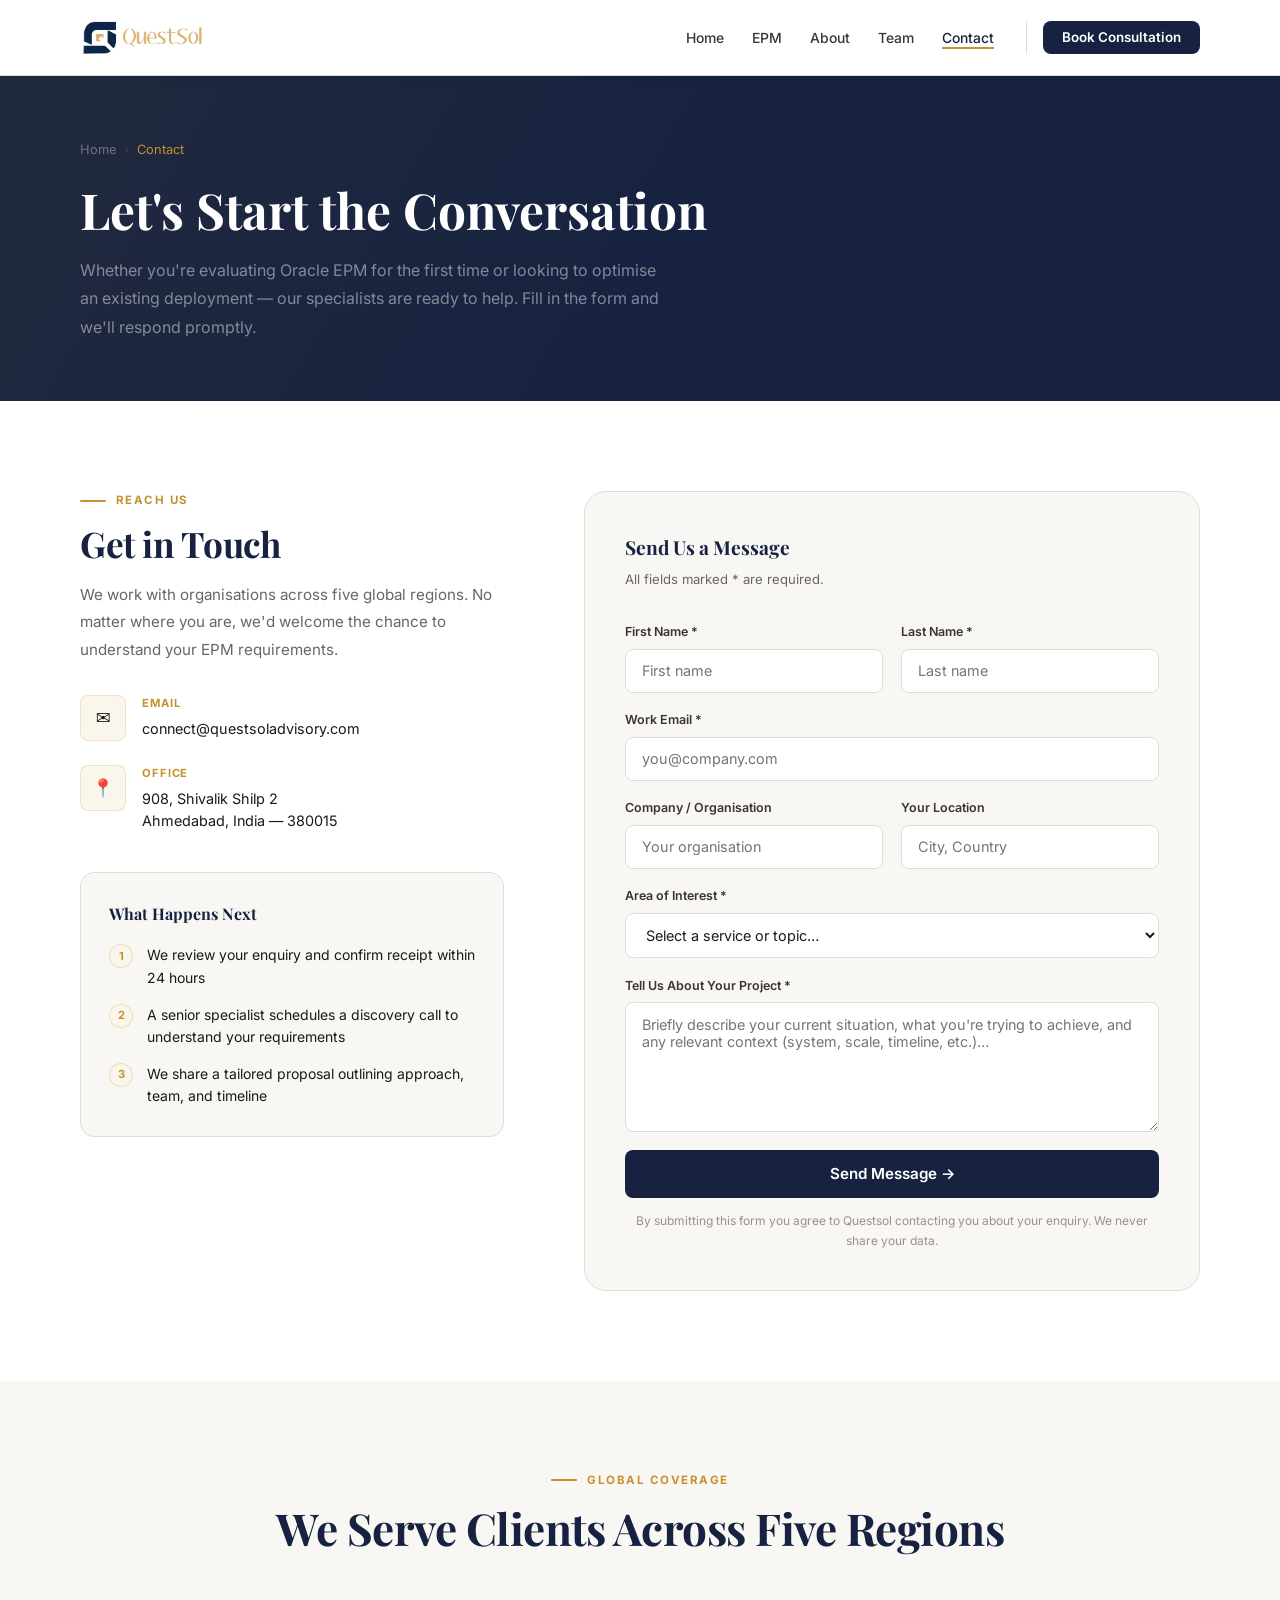
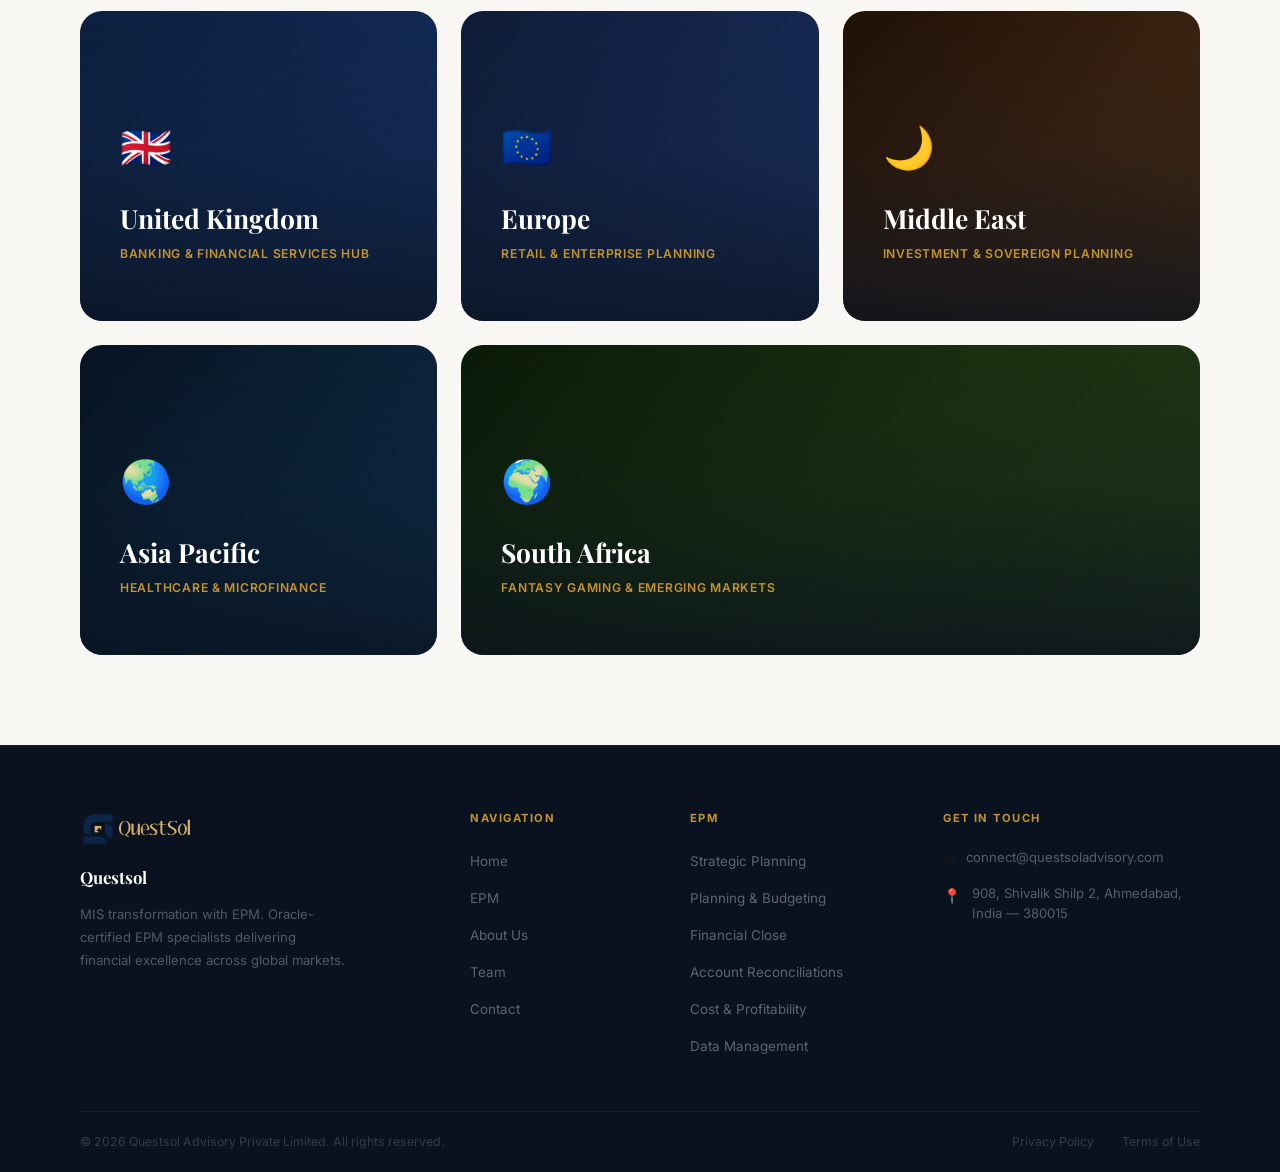
<file: contact.html>
<!DOCTYPE html>
<html lang="en">
<head>
  <meta charset="UTF-8">
  <meta name="viewport" content="width=device-width, initial-scale=1.0">
  <title>Contact — Questsol</title>
  <link rel="icon" type="image/png" href="assets/tablogo.png">
  <link rel="canonical" href="https://questsoladvisory.com/contact.html">
  <meta name="description" content="Get in touch with Questsol's Oracle EPM specialists. Book a consultation or send us a message about your project.">
  <link rel="preconnect" href="https://fonts.googleapis.com">
  <link rel="preconnect" href="https://fonts.gstatic.com" crossorigin>
  <link href="https://fonts.googleapis.com/css2?family=Playfair+Display:ital,wght@0,400;0,600;0,700;0,900;1,400;1,600&family=Inter:wght@300;400;500;600;700&display=swap" rel="stylesheet">
  <link rel="stylesheet" href="style.css">
</head>
<body>

<header class="nav">
  <div class="container">
    <a href="index.html" class="nav-logo">
      <img src="assets/logo.png" alt="Questsol" onerror="this.style.display='none';this.nextElementSibling.style.display='block'">
      <span class="nav-logo-fallback" style="display:none">Questsol</span>
    </a>
    <nav>
      <ul class="nav-menu">
        <li><a href="index.html">Home</a></li>
        <li><a href="epm.html">EPM</a></li>
        <li><a href="about.html">About</a></li>
        <li><a href="team.html">Team</a></li>
        <li><a href="contact.html" class="active">Contact</a></li>
        <li><a href="book.html" class="nav-cta">Book Consultation</a></li>
      </ul>
    </nav>
    <button class="nav-hamburger" id="hamburger" aria-label="Toggle menu">
      <span></span><span></span><span></span>
    </button>
  </div>
</header>
<div class="mobile-nav" id="mobileNav">
  <ul>
    <li><a href="index.html">Home</a></li>
    <li><a href="epm.html">EPM</a></li>
    <li><a href="about.html">About</a></li>
    <li><a href="team.html">Team</a></li>
    <li><a href="contact.html" class="active">Contact</a></li>
  </ul>
  <a href="book.html" class="mobile-cta">Book a Consultation</a>
</div>

<!-- PAGE HERO -->
<section class="page-hero">
  <div class="container">
    <div class="page-hero-inner">
      <div class="page-hero-breadcrumb">
        <a href="index.html">Home</a><span class="sep">›</span><span class="current">Contact</span>
      </div>
      <h1 class="page-hero-title">Let's Start the Conversation</h1>
      <p class="page-hero-sub">Whether you're evaluating Oracle EPM for the first time or looking to optimise an existing deployment — our specialists are ready to help. Fill in the form and we'll respond promptly.</p>
    </div>
  </div>
</section>

<!-- CONTACT SECTION -->
<section class="section">
  <div class="container">
    <div class="contact-grid">

      <!-- Contact Info -->
      <div data-reveal>
        <div class="section-eyebrow">Reach Us</div>
        <h2 class="section-title" style="font-size:clamp(1.6rem,3vw,2.2rem);">Get in Touch</h2>
        <p style="font-size:0.95rem;color:var(--gray-600);line-height:1.8;margin-top:0.5rem;">
          We work with organisations across five global regions. No matter where you are, we'd welcome the chance to understand your EPM requirements.
        </p>

        <div class="contact-info-list">
          <div class="contact-info-item">
            <div class="contact-icon">✉️</div>
            <div>
              <div class="contact-lbl">Email</div>
              <div class="contact-val"><a href="mailto:connect@questsoladvisory.com">connect@questsoladvisory.com</a></div>
            </div>
          </div>
          <div class="contact-info-item">
            <div class="contact-icon">📍</div>
            <div>
              <div class="contact-lbl">Office</div>
              <div class="contact-val">908, Shivalik Shilp 2<br>Ahmedabad, India — 380015</div>
            </div>
          </div>
        </div>

        <!-- What to expect -->
        <div style="margin-top:2.5rem;background:var(--off-white);border:1px solid var(--border);border-radius:var(--radius);padding:1.75rem;">
          <div style="font-family:var(--font-serif);font-weight:700;font-size:1rem;color:var(--navy);margin-bottom:1.1rem;">What Happens Next</div>
          <div style="display:flex;flex-direction:column;gap:0.9rem;">
            <div style="display:flex;gap:0.85rem;align-items:flex-start;">
              <div style="width:24px;height:24px;border-radius:50%;background:var(--gold-bg);border:1px solid rgba(196,146,46,0.25);display:flex;align-items:center;justify-content:center;flex-shrink:0;font-size:0.7rem;font-weight:700;color:var(--gold);">1</div>
              <div style="font-size:0.875rem;color:var(--gray-700);">We review your enquiry and confirm receipt within 24 hours</div>
            </div>
            <div style="display:flex;gap:0.85rem;align-items:flex-start;">
              <div style="width:24px;height:24px;border-radius:50%;background:var(--gold-bg);border:1px solid rgba(196,146,46,0.25);display:flex;align-items:center;justify-content:center;flex-shrink:0;font-size:0.7rem;font-weight:700;color:var(--gold);">2</div>
              <div style="font-size:0.875rem;color:var(--gray-700);">A senior specialist schedules a discovery call to understand your requirements</div>
            </div>
            <div style="display:flex;gap:0.85rem;align-items:flex-start;">
              <div style="width:24px;height:24px;border-radius:50%;background:var(--gold-bg);border:1px solid rgba(196,146,46,0.25);display:flex;align-items:center;justify-content:center;flex-shrink:0;font-size:0.7rem;font-weight:700;color:var(--gold);">3</div>
              <div style="font-size:0.875rem;color:var(--gray-700);">We share a tailored proposal outlining approach, team, and timeline</div>
            </div>
          </div>
        </div>
      </div>

      <!-- Form -->
      <div data-reveal data-reveal-d="1">
        <div class="contact-form-card">
          <div style="font-family:var(--font-serif);font-weight:700;font-size:1.2rem;color:var(--navy);margin-bottom:0.4rem;">Send Us a Message</div>
          <p style="font-size:0.82rem;color:var(--gray-600);margin-bottom:2rem;">All fields marked * are required.</p>

          <form class="form" id="contactForm" action="https://formspree.io/f/mvzvjbeb" method="POST" onsubmit="handleSubmit(event)">
            <div class="form-row">
              <div class="form-group">
                <label class="form-label">First Name *</label>
                <input type="text" name="first_name" class="form-control" placeholder="First name" required>
              </div>
              <div class="form-group">
                <label class="form-label">Last Name *</label>
                <input type="text" name="last_name" class="form-control" placeholder="Last name" required>
              </div>
            </div>
            <div class="form-group">
              <label class="form-label">Work Email *</label>
              <input type="email" name="email" class="form-control" placeholder="you@company.com" required>
            </div>
            <div class="form-row">
              <div class="form-group">
                <label class="form-label">Company / Organisation</label>
                <input type="text" name="company" class="form-control" placeholder="Your organisation">
              </div>
              <div class="form-group">
                <label class="form-label">Your Location</label>
                <input type="text" name="location" class="form-control" placeholder="City, Country">
              </div>
            </div>
            <div class="form-group">
              <label class="form-label">Area of Interest *</label>
              <select name="area_of_interest" class="form-control" required>
                <option value="">Select a service or topic…</option>
                <optgroup label="Oracle EPM Implementation">
                  <option>Strategic Planning</option>
                  <option>Planning &amp; Budgeting (PBCS)</option>
                  <option>Financial Close &amp; Consolidation (FCCS)</option>
                  <option>Account Reconciliations (ARCS)</option>
                  <option>Cost &amp; Profitability Management (PCM)</option>
                  <option>Enterprise Data Management (EDMCS)</option>
                </optgroup>
                <optgroup label="Other">
                  <option>EPM Health Check / Optimisation</option>
                  <option>Oracle EPM Training</option>
                  <option>General Enquiry</option>
                  <option>Partnership / Referral</option>
                </optgroup>
              </select>
            </div>
            <div class="form-group">
              <label class="form-label">Tell Us About Your Project *</label>
              <textarea name="message" class="form-control" placeholder="Briefly describe your current situation, what you're trying to achieve, and any relevant context (system, scale, timeline, etc.)…" required></textarea>
            </div>
            <button type="submit" class="btn-submit" id="submitBtn">Send Message →</button>
            <p class="form-note">By submitting this form you agree to Questsol contacting you about your enquiry. We never share your data.</p>
          </form>

          <div id="successMsg" style="display:none;text-align:center;padding:2.5rem 1rem;">
            <div style="font-size:3rem;margin-bottom:1rem;">✅</div>
            <div style="font-family:var(--font-serif);font-weight:700;font-size:1.25rem;color:var(--navy);margin-bottom:0.6rem;">Message Sent</div>
            <p style="font-size:0.9rem;color:var(--gray-600);">Thank you for getting in touch. A member of our team will respond within one business day.</p>
          </div>
        </div>
      </div>

    </div>
  </div>
</section>

<!-- REACH US GLOBALLY -->
<section class="section section--alt">
  <div class="container">
    <div class="section-header section-header--center">
      <div class="section-eyebrow">Global Coverage</div>
      <h2 class="section-title">We Serve Clients Across Five Regions</h2>
    </div>
    <div class="regions-grid">
      <div class="region-card region-uk" data-reveal>
        <div class="region-inner">
          <span class="region-flag">🇬🇧</span>
          <div class="region-name">United Kingdom</div>
          <div class="region-focus">Banking &amp; Financial Services Hub</div>
        </div>
      </div>
      <div class="region-card region-europe" data-reveal data-reveal-d="1">
        <div class="region-inner">
          <span class="region-flag">🇪🇺</span>
          <div class="region-name">Europe</div>
          <div class="region-focus">Retail &amp; Enterprise Planning</div>
        </div>
      </div>
      <div class="region-card region-me" data-reveal data-reveal-d="2">
        <div class="region-inner">
          <span class="region-flag">🌙</span>
          <div class="region-name">Middle East</div>
          <div class="region-focus">Investment &amp; Sovereign Planning</div>
        </div>
      </div>
      <div class="region-card region-apac" data-reveal data-reveal-d="3">
        <div class="region-inner">
          <span class="region-flag">🌏</span>
          <div class="region-name">Asia Pacific</div>
          <div class="region-focus">Healthcare &amp; Microfinance</div>
        </div>
      </div>
      <div class="region-card region-africa" data-reveal data-reveal-d="4">
        <div class="region-inner">
          <span class="region-flag">🌍</span>
          <div class="region-name">South Africa</div>
          <div class="region-focus">Fantasy Gaming &amp; Emerging Markets</div>
        </div>
      </div>
    </div>
  </div>
</section>

<!-- FOOTER -->
<footer class="footer">
  <div class="container">
    <div class="footer-grid">
      <div>
        <img src="assets/logo.png" alt="Questsol" class="footer-brand-logo" onerror="this.style.display='none'">
        <div class="footer-brand-name">Questsol</div>
        <p class="footer-brand-desc">MIS transformation with EPM. Oracle-certified EPM specialists delivering financial excellence across global markets.</p>
      </div>
      <div>
        <div class="footer-col-title">Navigation</div>
        <ul class="footer-nav">
          <li><a href="index.html">Home</a></li>
          <li><a href="epm.html">EPM</a></li>
          <li><a href="about.html">About Us</a></li>
          <li><a href="team.html">Team</a></li>
          <li><a href="contact.html">Contact</a></li>
        </ul>
      </div>
      <div>
        <div class="footer-col-title">EPM</div>
        <ul class="footer-nav">
          <li><a href="epm.html">Strategic Planning</a></li>
          <li><a href="epm.html">Planning &amp; Budgeting</a></li>
          <li><a href="epm.html">Financial Close</a></li>
          <li><a href="epm.html">Account Reconciliations</a></li>
          <li><a href="epm.html">Cost &amp; Profitability</a></li>
          <li><a href="epm.html">Data Management</a></li>
        </ul>
      </div>
      <div>
        <div class="footer-col-title">Get In Touch</div>
        <div class="footer-contact-row"><span>✉️</span><div class="txt"><a href="mailto:connect@questsoladvisory.com">connect@questsoladvisory.com</a></div></div>
        <div class="footer-contact-row"><span>📍</span><div class="txt">908, Shivalik Shilp 2, Ahmedabad, India — 380015</div></div>
      </div>
    </div>
    <div class="footer-bottom">
      <div class="footer-copy">© 2026 Questsol Advisory Private Limited. All rights reserved.</div>
      <div class="footer-bottom-links"><a href="#">Privacy Policy</a><a href="#">Terms of Use</a></div>
    </div>
  </div>
</footer>

<script>
const io = new IntersectionObserver(entries => {
  entries.forEach(e => { if (e.isIntersecting) { e.target.classList.add('visible'); io.unobserve(e.target); } });
}, { threshold: 0.12 });
document.querySelectorAll('[data-reveal]').forEach(el => io.observe(el));
const hamburger = document.getElementById('hamburger');
const mobileNav = document.getElementById('mobileNav');
hamburger.addEventListener('click', () => {
  const open = hamburger.classList.toggle('open');
  mobileNav.classList.toggle('open', open);
  document.body.classList.toggle('nav-open', open);
});
mobileNav.querySelectorAll('a').forEach(a => a.addEventListener('click', () => {
  hamburger.classList.remove('open'); mobileNav.classList.remove('open'); document.body.classList.remove('nav-open');
}));

async function handleSubmit(e) {
  e.preventDefault();
  const form = document.getElementById('contactForm');
  const btn = document.getElementById('submitBtn');
  btn.textContent = 'Sending…';
  btn.disabled = true;
  try {
    const res = await fetch(form.action, {
      method: 'POST',
      body: new FormData(form),
      headers: { 'Accept': 'application/json' }
    });
    if (res.ok) {
      form.style.display = 'none';
      document.getElementById('successMsg').style.display = 'block';
    } else {
      btn.textContent = 'Send Message →';
      btn.disabled = false;
      alert('Something went wrong. Please try again or email us directly.');
    }
  } catch {
    btn.textContent = 'Send Message →';
    btn.disabled = false;
    alert('Something went wrong. Please try again or email us directly.');
  }
}
</script>
</body>
</html>
</file>
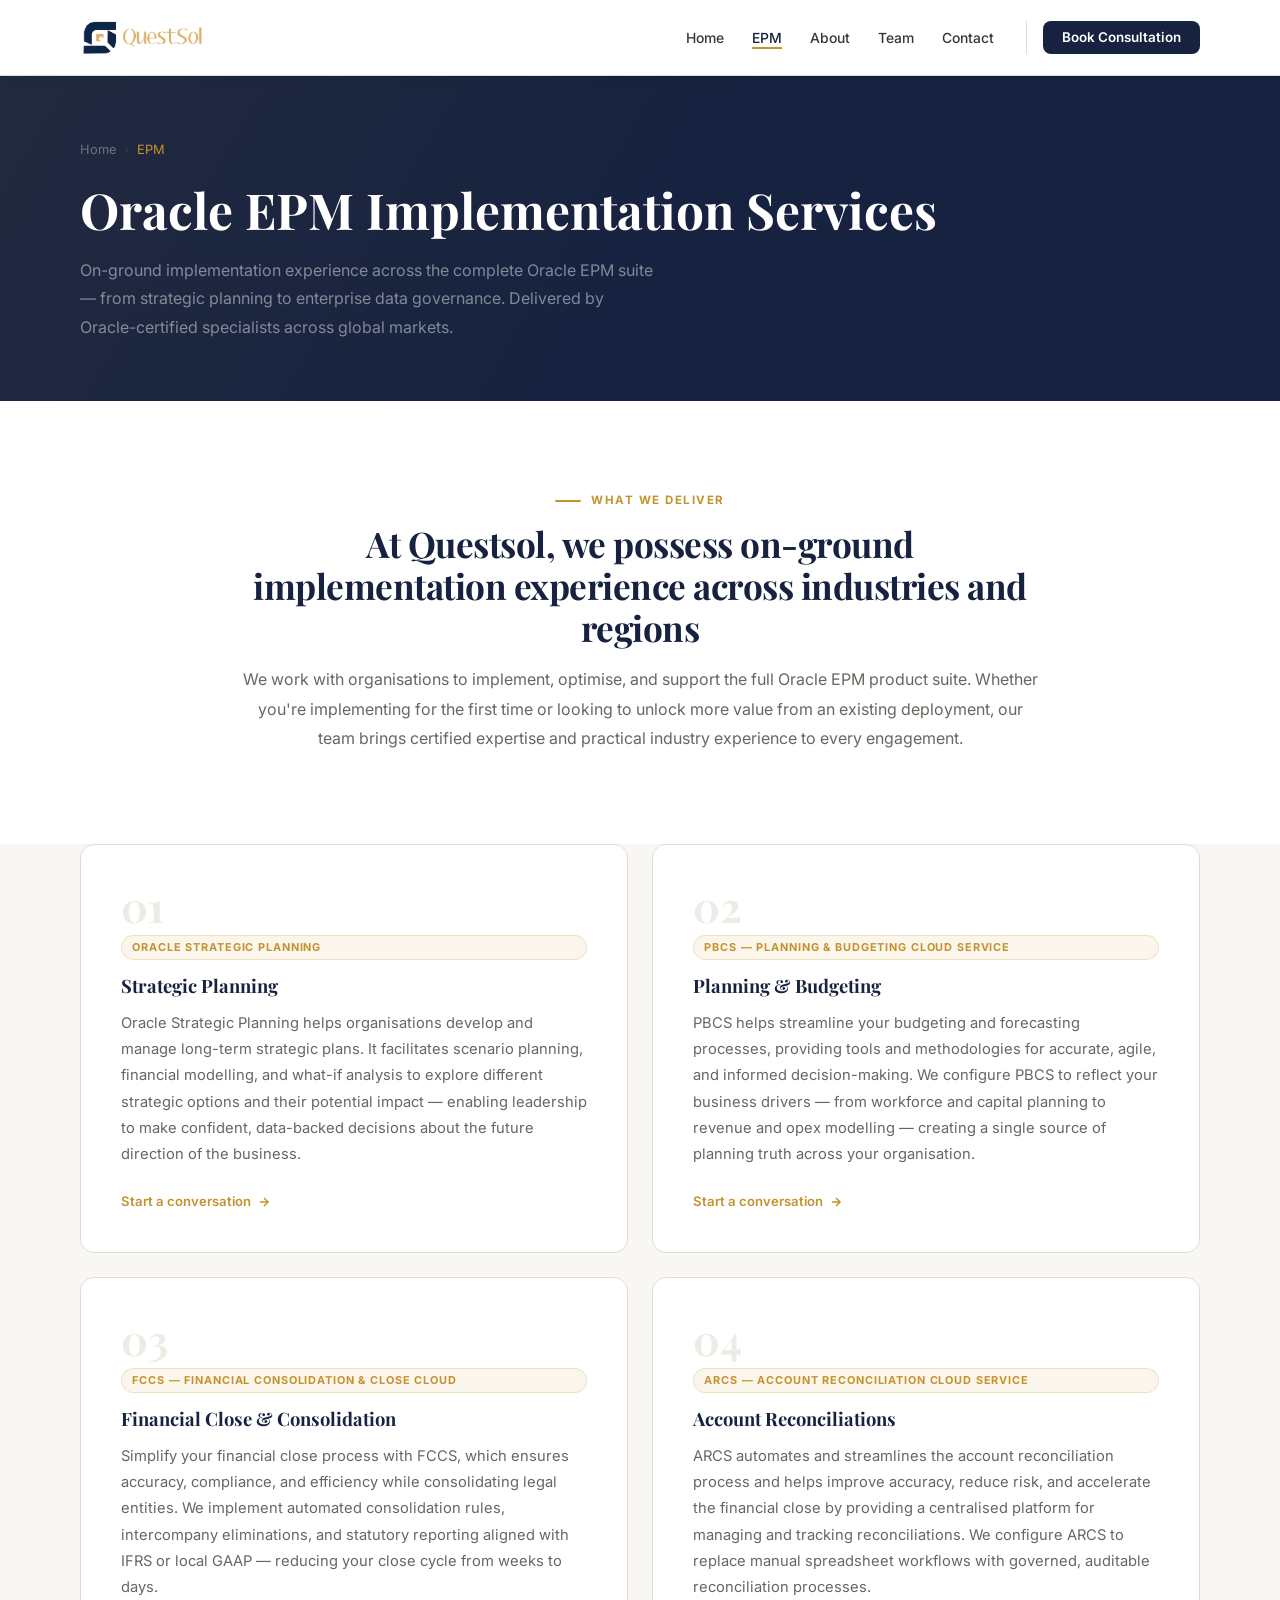
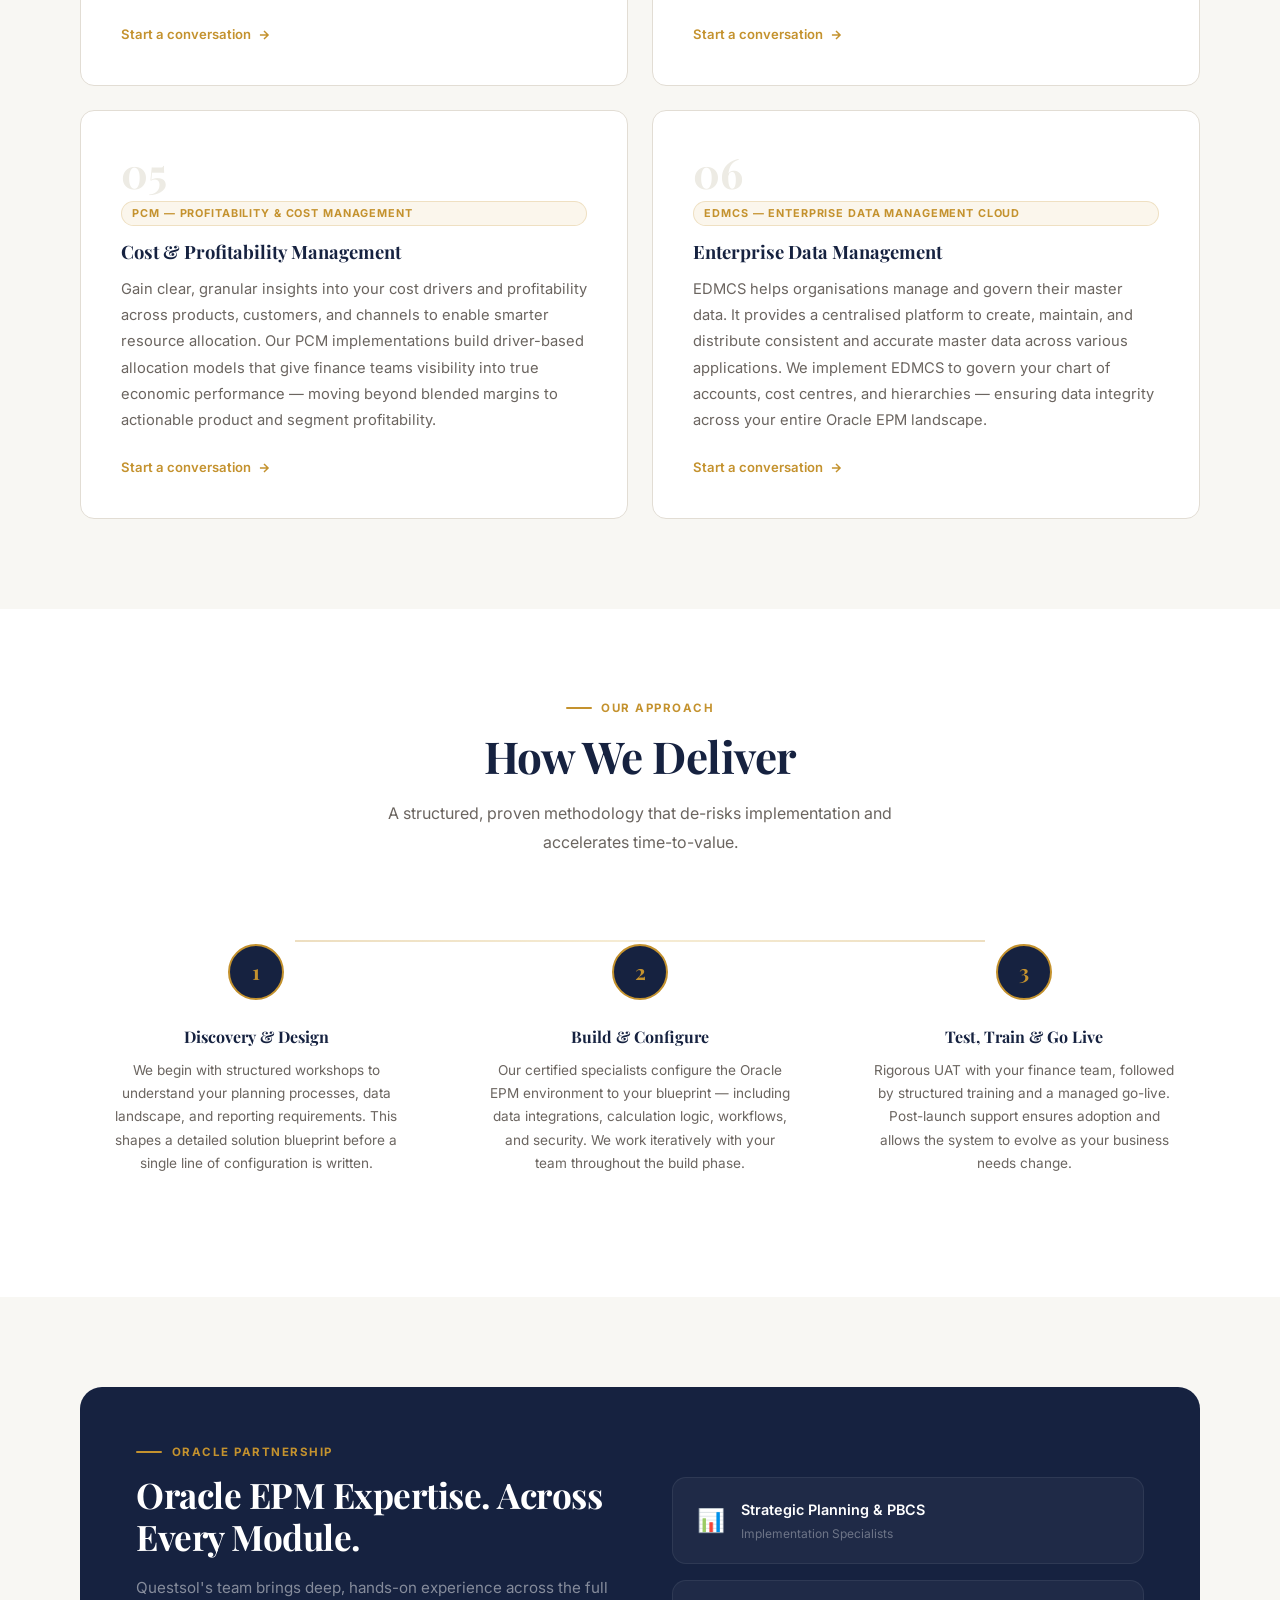
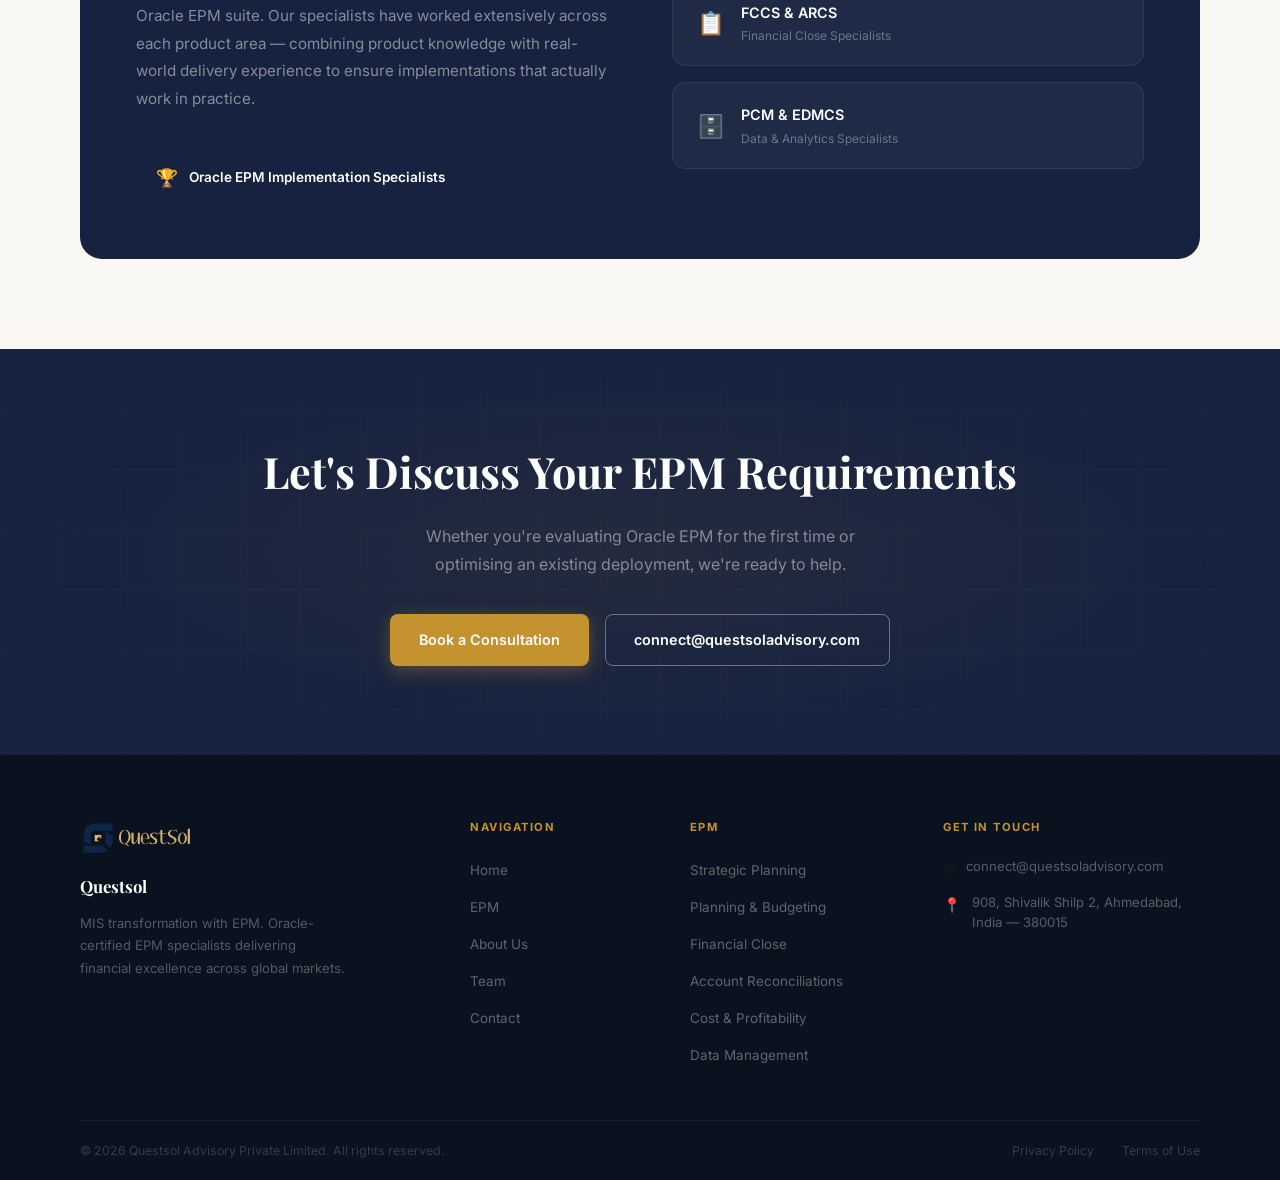
<file: epm.html>
<!DOCTYPE html>
<html lang="en">
<head>
  <meta charset="UTF-8">
  <meta name="viewport" content="width=device-width, initial-scale=1.0">
  <title>EPM — Questsol</title>
  <link rel="icon" type="image/png" href="assets/tablogo.png">
  <link rel="canonical" href="https://questsoladvisory.com/epm.html">
  <meta name="description" content="Full Oracle EPM suite implementation: Strategic Planning, PBCS, FCCS, ARCS, Cost & Profitability, and EDMCS. Certified experts with global delivery experience.">
  <link rel="preconnect" href="https://fonts.googleapis.com">
  <link rel="preconnect" href="https://fonts.gstatic.com" crossorigin>
  <link href="https://fonts.googleapis.com/css2?family=Playfair+Display:ital,wght@0,400;0,600;0,700;0,900;1,400;1,600&family=Inter:wght@300;400;500;600;700&display=swap" rel="stylesheet">
  <link rel="stylesheet" href="style.css">
</head>
<body>

<header class="nav">
  <div class="container">
    <a href="index.html" class="nav-logo">
      <img src="assets/logo.png" alt="Questsol" onerror="this.style.display='none';this.nextElementSibling.style.display='block'">
      <span class="nav-logo-fallback" style="display:none">Questsol</span>
    </a>
    <nav>
      <ul class="nav-menu">
        <li><a href="index.html">Home</a></li>
        <li><a href="epm.html" class="active">EPM</a></li>
        <li><a href="about.html">About</a></li>
        <li><a href="team.html">Team</a></li>
        <li><a href="contact.html">Contact</a></li>
        <li><a href="book.html" class="nav-cta">Book Consultation</a></li>
      </ul>
    </nav>
    <button class="nav-hamburger" id="hamburger" aria-label="Toggle menu">
      <span></span><span></span><span></span>
    </button>
  </div>
</header>
<div class="mobile-nav" id="mobileNav">
  <ul>
    <li><a href="index.html">Home</a></li>
    <li><a href="epm.html" class="active">EPM</a></li>
    <li><a href="about.html">About</a></li>
    <li><a href="team.html">Team</a></li>
    <li><a href="contact.html">Contact</a></li>
  </ul>
  <a href="book.html" class="mobile-cta">Book a Consultation</a>
</div>

<!-- PAGE HERO -->
<section class="page-hero">
  <div class="container">
    <div class="page-hero-inner">
      <div class="page-hero-breadcrumb">
        <a href="index.html">Home</a>
        <span class="sep">›</span>
        <span class="current">EPM</span>
      </div>
      <h1 class="page-hero-title">Oracle EPM Implementation Services</h1>
      <p class="page-hero-sub">On-ground implementation experience across the complete Oracle EPM suite — from strategic planning to enterprise data governance. Delivered by Oracle-certified specialists across global markets.</p>
    </div>
  </div>
</section>

<!-- INTRO -->
<section class="section">
  <div class="container">
    <div style="max-width:800px;margin:0 auto;text-align:center;">
      <div class="section-eyebrow" style="justify-content:center;">What We Deliver</div>
      <h2 class="section-title" style="font-size:clamp(1.6rem,3vw,2.2rem);">At Questsol, we possess on-ground implementation experience across industries and regions</h2>
      <p style="font-size:1rem;color:var(--gray-600);line-height:1.85;margin-top:1rem;">
        We work with organisations to implement, optimise, and support the full Oracle EPM product suite. Whether you're implementing for the first time or looking to unlock more value from an existing deployment, our team brings certified expertise and practical industry experience to every engagement.
      </p>
    </div>
  </div>
</section>

<!-- ALL 6 SERVICES -->
<section class="section section--alt" style="padding-top:0;">
  <div class="container">
    <div class="services-grid epm-services-grid">

      <div class="service-card service-card--full" data-reveal>
        <div class="service-card-num">01</div>
        <div class="service-card-abbr">Oracle Strategic Planning</div>
        <div class="service-card-name">Strategic Planning</div>
        <p class="service-card-desc">Oracle Strategic Planning helps organisations develop and manage long-term strategic plans. It facilitates scenario planning, financial modelling, and what-if analysis to explore different strategic options and their potential impact — enabling leadership to make confident, data-backed decisions about the future direction of the business.</p>
        <a href="contact.html" class="service-card-link">Start a conversation <svg viewBox="0 0 24 24" fill="none" stroke="currentColor" stroke-width="2.5"><path d="M5 12h14M12 5l7 7-7 7"/></svg></a>
      </div>

      <div class="service-card service-card--full" data-reveal data-reveal-d="1">
        <div class="service-card-num">02</div>
        <div class="service-card-abbr">PBCS — Planning &amp; Budgeting Cloud Service</div>
        <div class="service-card-name">Planning &amp; Budgeting</div>
        <p class="service-card-desc">PBCS helps streamline your budgeting and forecasting processes, providing tools and methodologies for accurate, agile, and informed decision-making. We configure PBCS to reflect your business drivers — from workforce and capital planning to revenue and opex modelling — creating a single source of planning truth across your organisation.</p>
        <a href="contact.html" class="service-card-link">Start a conversation <svg viewBox="0 0 24 24" fill="none" stroke="currentColor" stroke-width="2.5"><path d="M5 12h14M12 5l7 7-7 7"/></svg></a>
      </div>

      <div class="service-card service-card--full" data-reveal>
        <div class="service-card-num">03</div>
        <div class="service-card-abbr">FCCS — Financial Consolidation &amp; Close Cloud</div>
        <div class="service-card-name">Financial Close &amp; Consolidation</div>
        <p class="service-card-desc">Simplify your financial close process with FCCS, which ensures accuracy, compliance, and efficiency while consolidating legal entities. We implement automated consolidation rules, intercompany eliminations, and statutory reporting aligned with IFRS or local GAAP — reducing your close cycle from weeks to days.</p>
        <a href="contact.html" class="service-card-link">Start a conversation <svg viewBox="0 0 24 24" fill="none" stroke="currentColor" stroke-width="2.5"><path d="M5 12h14M12 5l7 7-7 7"/></svg></a>
      </div>

      <div class="service-card service-card--full" data-reveal data-reveal-d="1">
        <div class="service-card-num">04</div>
        <div class="service-card-abbr">ARCS — Account Reconciliation Cloud Service</div>
        <div class="service-card-name">Account Reconciliations</div>
        <p class="service-card-desc">ARCS automates and streamlines the account reconciliation process and helps improve accuracy, reduce risk, and accelerate the financial close by providing a centralised platform for managing and tracking reconciliations. We configure ARCS to replace manual spreadsheet workflows with governed, auditable reconciliation processes.</p>
        <a href="contact.html" class="service-card-link">Start a conversation <svg viewBox="0 0 24 24" fill="none" stroke="currentColor" stroke-width="2.5"><path d="M5 12h14M12 5l7 7-7 7"/></svg></a>
      </div>

      <div class="service-card service-card--full" data-reveal>
        <div class="service-card-num">05</div>
        <div class="service-card-abbr">PCM — Profitability &amp; Cost Management</div>
        <div class="service-card-name">Cost &amp; Profitability Management</div>
        <p class="service-card-desc">Gain clear, granular insights into your cost drivers and profitability across products, customers, and channels to enable smarter resource allocation. Our PCM implementations build driver-based allocation models that give finance teams visibility into true economic performance — moving beyond blended margins to actionable product and segment profitability.</p>
        <a href="contact.html" class="service-card-link">Start a conversation <svg viewBox="0 0 24 24" fill="none" stroke="currentColor" stroke-width="2.5"><path d="M5 12h14M12 5l7 7-7 7"/></svg></a>
      </div>

      <div class="service-card service-card--full" data-reveal data-reveal-d="1">
        <div class="service-card-num">06</div>
        <div class="service-card-abbr">EDMCS — Enterprise Data Management Cloud</div>
        <div class="service-card-name">Enterprise Data Management</div>
        <p class="service-card-desc">EDMCS helps organisations manage and govern their master data. It provides a centralised platform to create, maintain, and distribute consistent and accurate master data across various applications. We implement EDMCS to govern your chart of accounts, cost centres, and hierarchies — ensuring data integrity across your entire Oracle EPM landscape.</p>
        <a href="contact.html" class="service-card-link">Start a conversation <svg viewBox="0 0 24 24" fill="none" stroke="currentColor" stroke-width="2.5"><path d="M5 12h14M12 5l7 7-7 7"/></svg></a>
      </div>

    </div>
  </div>
</section>

<!-- IMPLEMENTATION APPROACH -->
<section class="section">
  <div class="container">
    <div class="section-header section-header--center">
      <div class="section-eyebrow">Our Approach</div>
      <h2 class="section-title">How We Deliver</h2>
      <p class="section-subtitle">A structured, proven methodology that de-risks implementation and accelerates time-to-value.</p>
    </div>
    <div class="steps-grid">
      <div class="step-card" data-reveal>
        <div class="step-num">1</div>
        <div class="step-title">Discovery &amp; Design</div>
        <p class="step-desc">We begin with structured workshops to understand your planning processes, data landscape, and reporting requirements. This shapes a detailed solution blueprint before a single line of configuration is written.</p>
      </div>
      <div class="step-card" data-reveal data-reveal-d="1">
        <div class="step-num">2</div>
        <div class="step-title">Build &amp; Configure</div>
        <p class="step-desc">Our certified specialists configure the Oracle EPM environment to your blueprint — including data integrations, calculation logic, workflows, and security. We work iteratively with your team throughout the build phase.</p>
      </div>
      <div class="step-card" data-reveal data-reveal-d="2">
        <div class="step-num">3</div>
        <div class="step-title">Test, Train &amp; Go Live</div>
        <p class="step-desc">Rigorous UAT with your finance team, followed by structured training and a managed go-live. Post-launch support ensures adoption and allows the system to evolve as your business needs change.</p>
      </div>
    </div>
  </div>
</section>

<!-- ORACLE CREDENTIALS -->
<section class="section section--alt">
  <div class="container">
    <div class="oracle-creds-grid" style="background:var(--navy);border-radius:var(--radius-lg);padding:3.5rem;display:grid;grid-template-columns:1fr 1fr;gap:4rem;align-items:center;">
      <div>
        <div class="section-eyebrow" style="color:var(--gold);">Oracle Partnership</div>
        <h2 class="section-title section-title--white" style="font-size:clamp(1.6rem,2.8vw,2.2rem);">Oracle EPM Expertise. Across Every Module.</h2>
        <p style="color:rgba(255,255,255,0.48);font-size:0.95rem;line-height:1.82;margin-top:0.75rem;">
          Questsol's team brings deep, hands-on experience across the full Oracle EPM suite. Our specialists have worked extensively across each product area — combining product knowledge with real-world delivery experience to ensure implementations that actually work in practice.
        </p>
        <div style="margin-top:1.75rem;">
          <span class="cert-badge"><span class="cert-badge-icon">🏆</span> Oracle EPM Implementation Specialists</span>
        </div>
      </div>
      <div style="display:flex;flex-direction:column;gap:1rem;">
        <div style="background:rgba(255,255,255,0.04);border:1px solid rgba(255,255,255,0.07);border-radius:var(--radius);padding:1.25rem 1.5rem;display:flex;align-items:center;gap:1rem;">
          <span style="font-size:1.4rem;">📊</span>
          <div>
            <div style="font-weight:600;font-size:0.9rem;color:var(--white);">Strategic Planning &amp; PBCS</div>
            <div style="font-size:0.75rem;color:rgba(255,255,255,0.35);margin-top:0.15rem;">Implementation Specialists</div>
          </div>
        </div>
        <div style="background:rgba(255,255,255,0.04);border:1px solid rgba(255,255,255,0.07);border-radius:var(--radius);padding:1.25rem 1.5rem;display:flex;align-items:center;gap:1rem;">
          <span style="font-size:1.4rem;">📋</span>
          <div>
            <div style="font-weight:600;font-size:0.9rem;color:var(--white);">FCCS &amp; ARCS</div>
            <div style="font-size:0.75rem;color:rgba(255,255,255,0.35);margin-top:0.15rem;">Financial Close Specialists</div>
          </div>
        </div>
        <div style="background:rgba(255,255,255,0.04);border:1px solid rgba(255,255,255,0.07);border-radius:var(--radius);padding:1.25rem 1.5rem;display:flex;align-items:center;gap:1rem;">
          <span style="font-size:1.4rem;">🗄️</span>
          <div>
            <div style="font-weight:600;font-size:0.9rem;color:var(--white);">PCM &amp; EDMCS</div>
            <div style="font-size:0.75rem;color:rgba(255,255,255,0.35);margin-top:0.15rem;">Data &amp; Analytics Specialists</div>
          </div>
        </div>
      </div>
    </div>
  </div>
</section>

<!-- CTA -->
<div class="cta-banner">
  <div class="container">
    <h2 class="cta-banner-title">Let's Discuss Your EPM Requirements</h2>
    <p class="cta-banner-sub">Whether you're evaluating Oracle EPM for the first time or optimising an existing deployment, we're ready to help.</p>
    <div class="cta-banner-actions">
      <a href="book.html" class="btn btn-primary">Book a Consultation</a>
      <a href="mailto:connect@questsoladvisory.com" class="btn btn-outline-white">connect@questsoladvisory.com</a>
    </div>
  </div>
</div>

<!-- FOOTER -->
<footer class="footer">
  <div class="container">
    <div class="footer-grid">
      <div>
        <img src="assets/logo.png" alt="Questsol" class="footer-brand-logo" onerror="this.style.display='none'">
        <div class="footer-brand-name">Questsol</div>
        <p class="footer-brand-desc">MIS transformation with EPM. Oracle-certified EPM specialists delivering financial excellence across global markets.</p>
      </div>
      <div>
        <div class="footer-col-title">Navigation</div>
        <ul class="footer-nav">
          <li><a href="index.html">Home</a></li>
          <li><a href="epm.html">EPM</a></li>
          <li><a href="about.html">About Us</a></li>
          <li><a href="team.html">Team</a></li>
          <li><a href="contact.html">Contact</a></li>
        </ul>
      </div>
      <div>
        <div class="footer-col-title">EPM</div>
        <ul class="footer-nav">
          <li><a href="epm.html">Strategic Planning</a></li>
          <li><a href="epm.html">Planning &amp; Budgeting</a></li>
          <li><a href="epm.html">Financial Close</a></li>
          <li><a href="epm.html">Account Reconciliations</a></li>
          <li><a href="epm.html">Cost &amp; Profitability</a></li>
          <li><a href="epm.html">Data Management</a></li>
        </ul>
      </div>
      <div>
        <div class="footer-col-title">Get In Touch</div>
        <div class="footer-contact-row"><span>✉️</span><div class="txt"><a href="mailto:connect@questsoladvisory.com">connect@questsoladvisory.com</a></div></div>
        <div class="footer-contact-row"><span>📍</span><div class="txt">908, Shivalik Shilp 2, Ahmedabad, India — 380015</div></div>
      </div>
    </div>
    <div class="footer-bottom">
      <div class="footer-copy">© 2026 Questsol Advisory Private Limited. All rights reserved.</div>
      <div class="footer-bottom-links"><a href="#">Privacy Policy</a><a href="#">Terms of Use</a></div>
    </div>
  </div>
</footer>

<script>
const io = new IntersectionObserver(entries => {
  entries.forEach(e => { if (e.isIntersecting) { e.target.classList.add('visible'); io.unobserve(e.target); } });
}, { threshold: 0.12 });
document.querySelectorAll('[data-reveal]').forEach(el => io.observe(el));
const hamburger = document.getElementById('hamburger');
const mobileNav = document.getElementById('mobileNav');
hamburger.addEventListener('click', () => {
  const open = hamburger.classList.toggle('open');
  mobileNav.classList.toggle('open', open);
  document.body.classList.toggle('nav-open', open);
});
mobileNav.querySelectorAll('a').forEach(a => a.addEventListener('click', () => {
  hamburger.classList.remove('open'); mobileNav.classList.remove('open'); document.body.classList.remove('nav-open');
}));
</script>
</body>
</html>
</file>
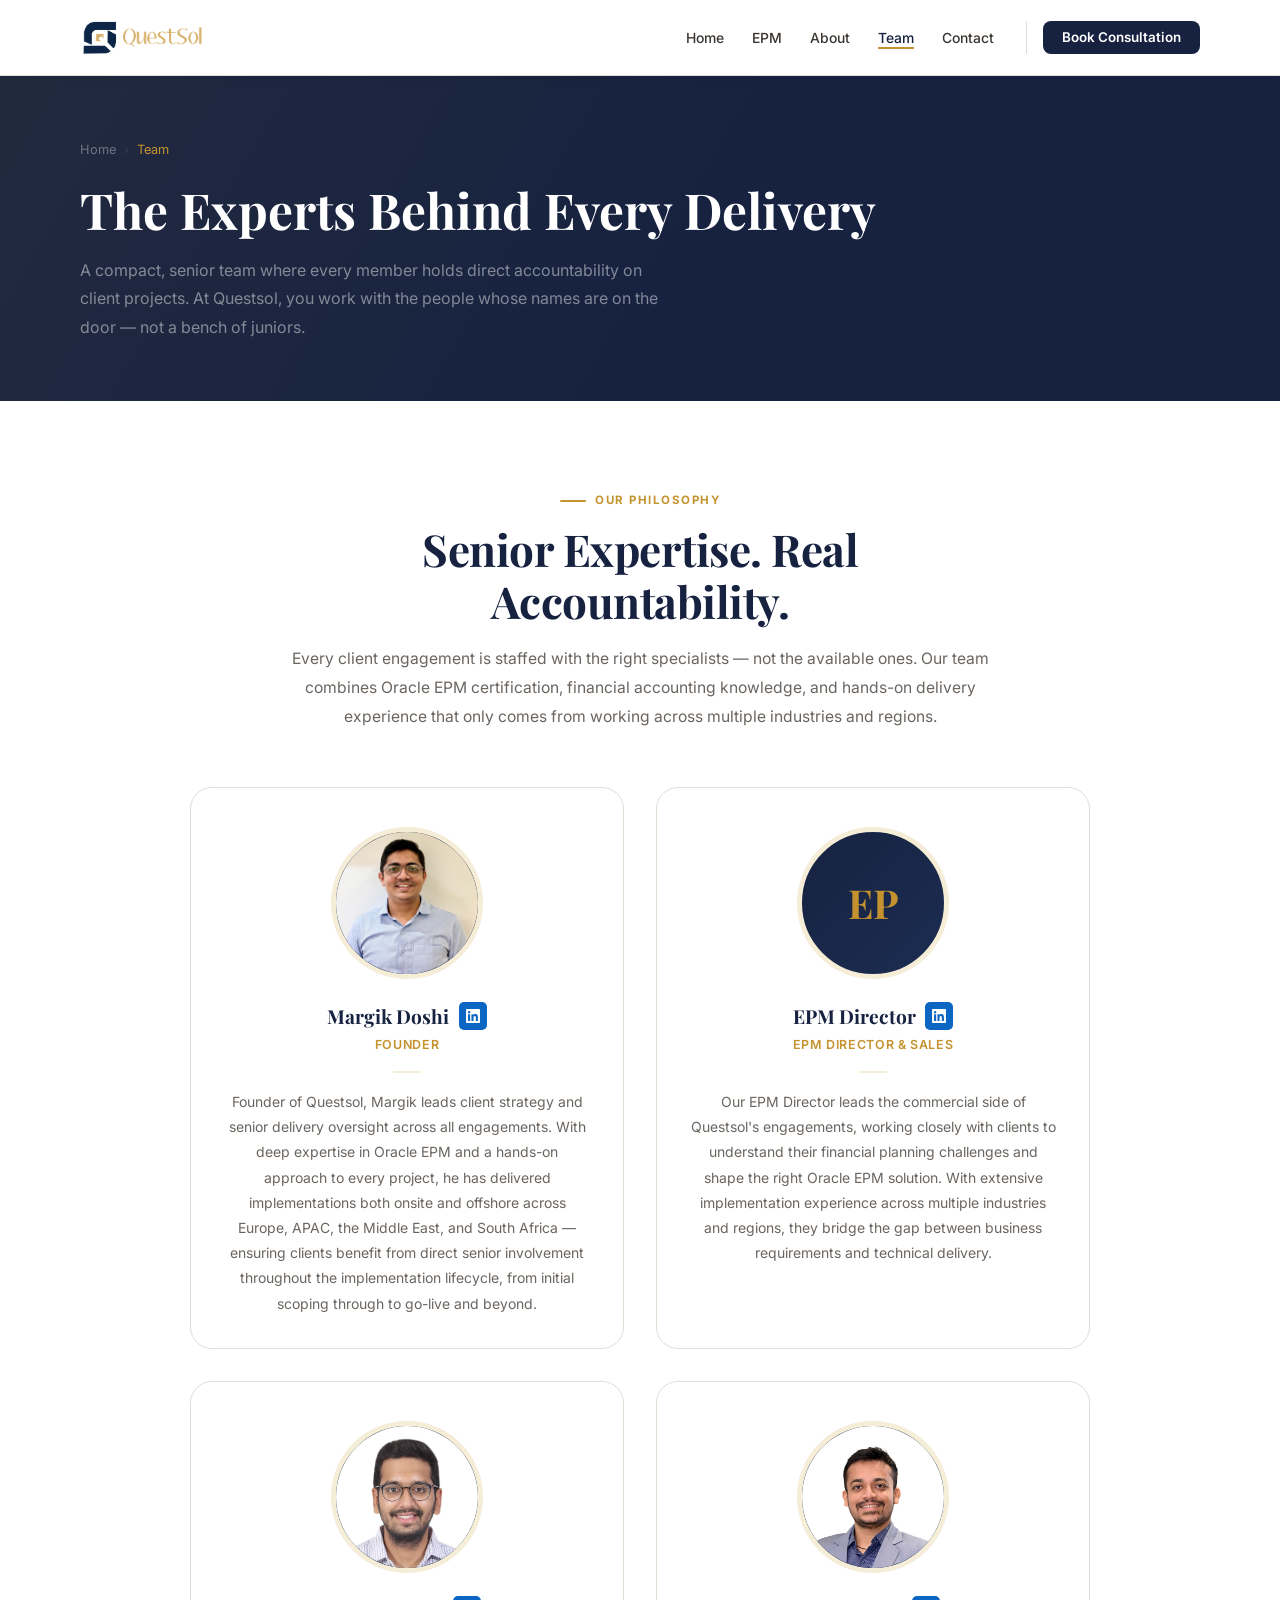
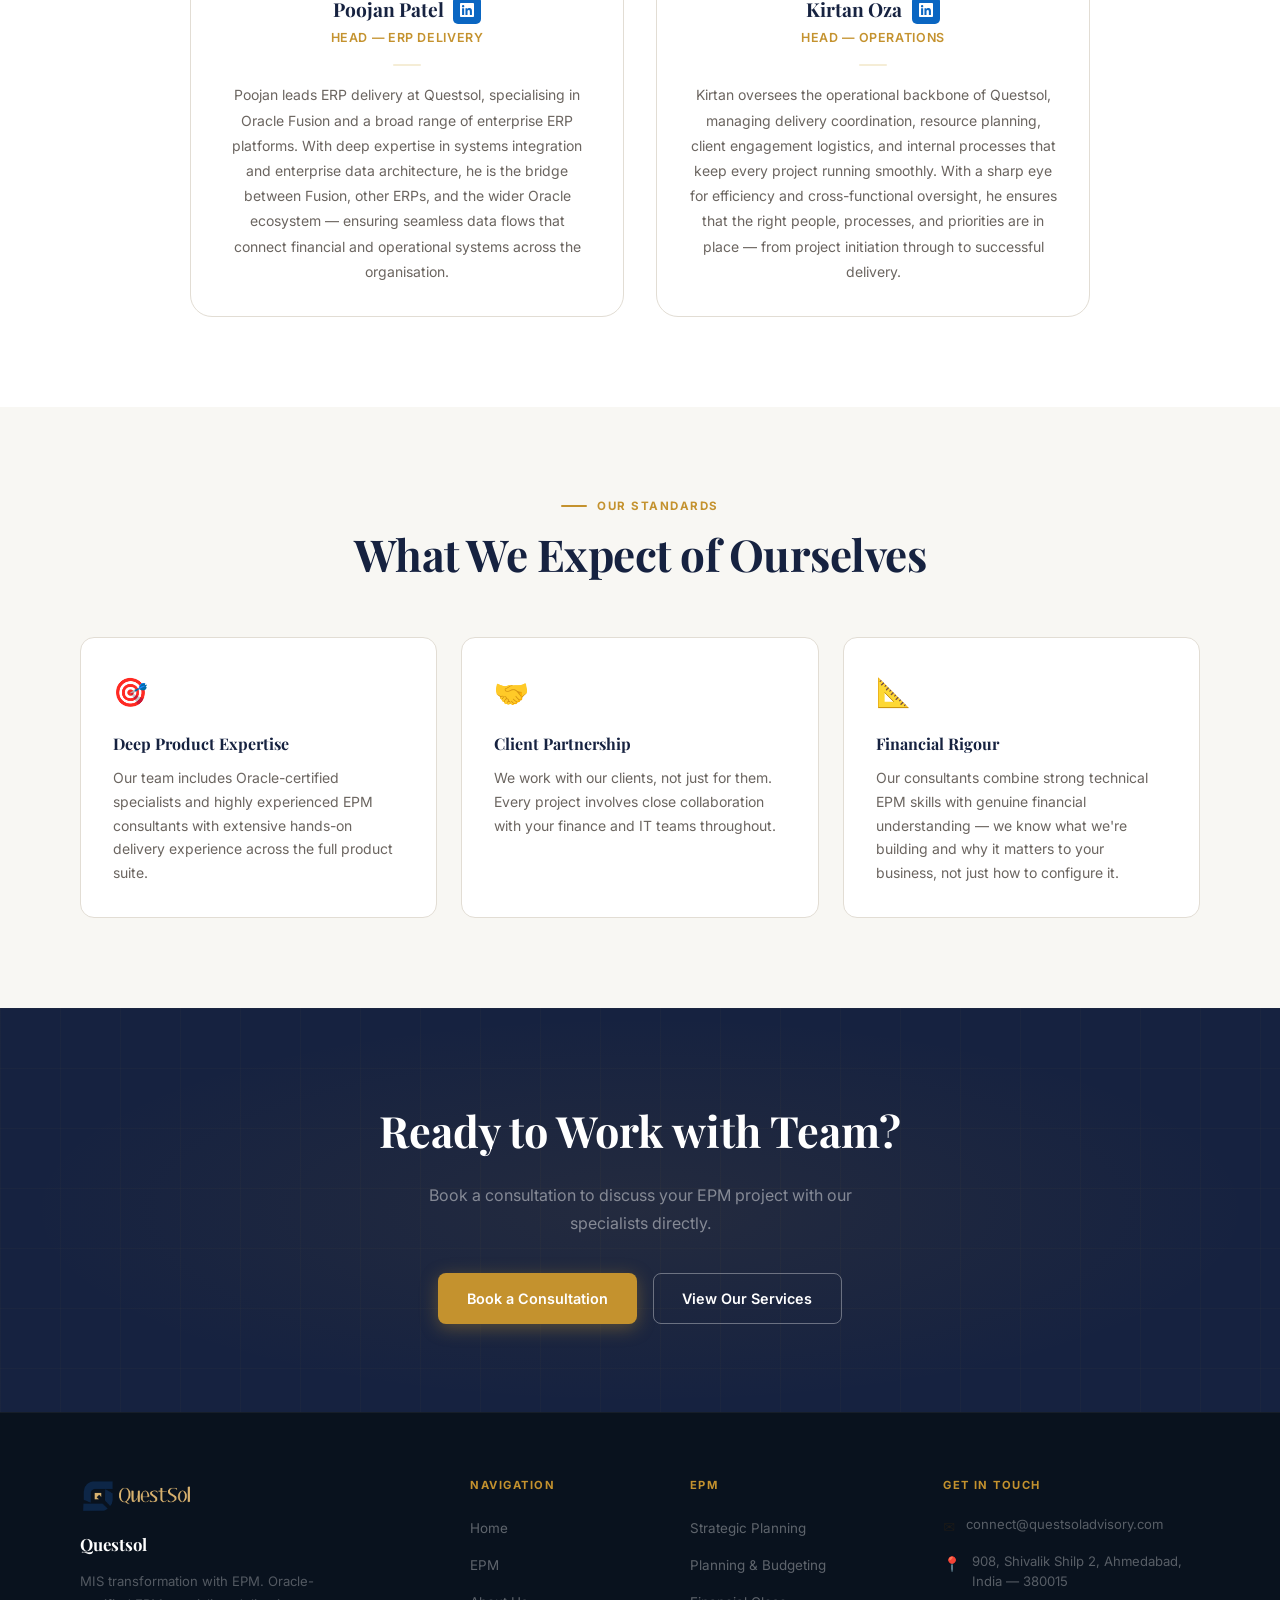
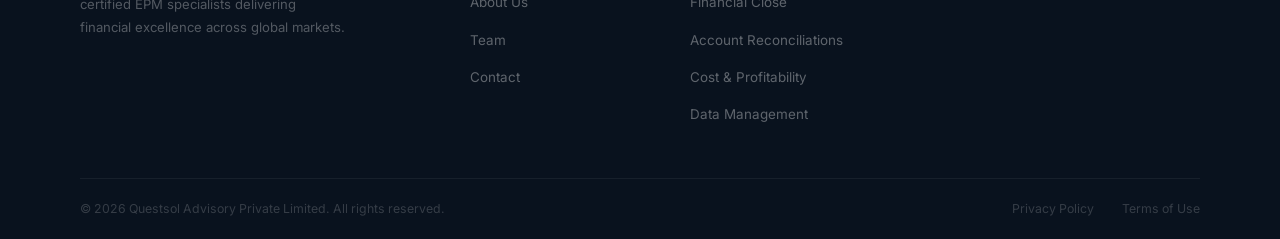
<file: team.html>
<!DOCTYPE html>
<html lang="en">
<head>
  <meta charset="UTF-8">
  <meta name="viewport" content="width=device-width, initial-scale=1.0">
  <title>Team — Questsol</title>
  <link rel="icon" type="image/png" href="assets/tablogo.png">
  <link rel="canonical" href="https://questsoladvisory.com/team.html">
  <meta name="description" content="Meet the Questsol team — experienced Oracle EPM specialists and senior consultants with global delivery experience.">
  <link rel="preconnect" href="https://fonts.googleapis.com">
  <link rel="preconnect" href="https://fonts.gstatic.com" crossorigin>
  <link href="https://fonts.googleapis.com/css2?family=Playfair+Display:ital,wght@0,400;0,600;0,700;0,900;1,400;1,600&family=Inter:wght@300;400;500;600;700&display=swap" rel="stylesheet">
  <link rel="stylesheet" href="style.css">
  <style>
    .team-grid-lg {
      display: grid; grid-template-columns: repeat(2, 1fr); gap: 2rem;
      max-width: 900px; margin: 0 auto;
    }
    @media(max-width:700px){ .team-grid-lg{grid-template-columns:1fr;} }

    .team-card-lg {
      background: var(--white);
      border: 1px solid var(--border);
      border-radius: var(--radius-lg);
      padding: 2.5rem 2rem 2rem;
      transition: border-color var(--t), box-shadow var(--t), transform var(--t);
      display: flex; flex-direction: column; align-items: center; text-align: center;
    }
    .team-card-lg:hover {
      border-color: var(--gold);
      box-shadow: var(--shadow-md);
      transform: translateY(-4px);
    }

    /* Circular photo */
    .team-photo-wrap {
      width: 150px; height: 150px;
      border-radius: 50%;
      overflow: hidden;
      border: 4px solid var(--gold-pale);
      box-shadow: 0 0 0 1px rgba(196,146,46,0.2);
      margin-bottom: 1.5rem;
      flex-shrink: 0;
      background: linear-gradient(135deg, var(--navy) 0%, var(--navy-mid) 100%);
    }
    .team-photo-wrap img {
      width: 100%; height: 100%;
      object-fit: cover; object-position: center top;
      display: block;
    }
    /* Initials fallback */
    .team-photo-initials {
      width: 100%; height: 100%;
      display: flex; align-items: center; justify-content: center;
      font-family: var(--font-serif); font-size: 2.5rem; font-weight: 700; color: var(--gold);
    }

    /* Card body */
    .team-card-body {
      display: flex; flex-direction: column; align-items: center; flex: 1; width: 100%;
    }
    .team-card-header {
      display: flex; align-items: center; justify-content: center; gap: 0.6rem;
      margin-bottom: 0.3rem;
    }
    .team-name-lg {
      font-family: var(--font-serif); font-weight: 700; font-size: 1.2rem;
      color: var(--navy); line-height: 1.2;
    }
    .team-linkedin {
      flex-shrink: 0;
      width: 28px; height: 28px;
      border-radius: 5px;
      background: #0A66C2;
      display: flex; align-items: center; justify-content: center;
      transition: opacity var(--t), transform var(--t);
    }
    .team-linkedin:hover { opacity: 0.85; transform: translateY(-1px); }
    .team-linkedin svg { width: 14px; height: 14px; fill: #fff; display: block; }
    .team-role-lg {
      font-size: 0.78rem; font-weight: 600; color: var(--gold);
      letter-spacing: 0.05em; margin-bottom: 1rem; text-transform: uppercase;
    }
    .team-divider {
      width: 28px; height: 2px; background: var(--gold-pale);
      margin: 0 auto 1rem; border-radius: 2px;
    }
    .team-bio {
      font-size: 0.875rem; color: var(--gray-600); line-height: 1.8; flex: 1;
    }
  </style>
</head>
<body>

<header class="nav">
  <div class="container">
    <a href="index.html" class="nav-logo">
      <img src="assets/logo.png" alt="Questsol" onerror="this.style.display='none';this.nextElementSibling.style.display='block'">
      <span class="nav-logo-fallback" style="display:none">Questsol</span>
    </a>
    <nav>
      <ul class="nav-menu">
        <li><a href="index.html">Home</a></li>
        <li><a href="epm.html">EPM</a></li>
        <li><a href="about.html">About</a></li>
        <li><a href="team.html" class="active">Team</a></li>
        <li><a href="contact.html">Contact</a></li>
        <li><a href="book.html" class="nav-cta">Book Consultation</a></li>
      </ul>
    </nav>
    <button class="nav-hamburger" id="hamburger" aria-label="Toggle menu">
      <span></span><span></span><span></span>
    </button>
  </div>
</header>
<div class="mobile-nav" id="mobileNav">
  <ul>
    <li><a href="index.html">Home</a></li>
    <li><a href="epm.html">EPM</a></li>
    <li><a href="about.html">About</a></li>
    <li><a href="team.html" class="active">Team</a></li>
    <li><a href="contact.html">Contact</a></li>
  </ul>
  <a href="book.html" class="mobile-cta">Book a Consultation</a>
</div>

<!-- PAGE HERO -->
<section class="page-hero">
  <div class="container">
    <div class="page-hero-inner">
      <div class="page-hero-breadcrumb">
        <a href="index.html">Home</a><span class="sep">›</span><span class="current">Team</span>
      </div>
      <h1 class="page-hero-title">The Experts Behind Every Delivery</h1>
      <p class="page-hero-sub">A compact, senior team where every member holds direct accountability on client projects. At Questsol, you work with the people whose names are on the door — not a bench of juniors.</p>
    </div>
  </div>
</section>

<!-- TEAM INTRO -->
<section class="section">
  <div class="container">
    <div style="max-width:720px;margin:0 auto;text-align:center;margin-bottom:3.5rem;" data-reveal>
      <div class="section-eyebrow" style="justify-content:center;">Our Philosophy</div>
      <h2 class="section-title">Senior Expertise. Real Accountability.</h2>
      <p style="font-size:0.98rem;color:var(--gray-600);line-height:1.85;margin-top:1rem;">
        Every client engagement is staffed with the right specialists — not the available ones. Our team combines Oracle EPM certification, financial accounting knowledge, and hands-on delivery experience that only comes from working across multiple industries and regions.
      </p>
    </div>

    <div class="team-grid-lg">

      <!-- Margik Doshi -->
      <div class="team-card-lg" data-reveal>
        <div class="team-photo-wrap">
          <img src="assets/margik.jpg" alt="Margik Doshi">
        </div>
        <div class="team-card-body">
          <div class="team-card-header">
            <div class="team-name-lg">Margik Doshi</div>
            <a href="https://www.linkedin.com/in/margik-doshi-596318134/" target="_blank" rel="noopener noreferrer" class="team-linkedin" aria-label="Margik Doshi on LinkedIn">
              <svg viewBox="0 0 24 24" xmlns="http://www.w3.org/2000/svg"><path d="M20.447 20.452h-3.554v-5.569c0-1.328-.027-3.037-1.852-3.037-1.853 0-2.136 1.445-2.136 2.939v5.667H9.351V9h3.414v1.561h.046c.477-.9 1.637-1.85 3.37-1.85 3.601 0 4.267 2.37 4.267 5.455v6.286zM5.337 7.433a2.062 2.062 0 0 1-2.063-2.065 2.064 2.064 0 1 1 2.063 2.065zm1.782 13.019H3.555V9h3.564v11.452zM22.225 0H1.771C.792 0 0 .774 0 1.729v20.542C0 23.227.792 24 1.771 24h20.451C23.2 24 24 23.227 24 22.271V1.729C24 .774 23.2 0 22.222 0h.003z"/></svg>
            </a>
          </div>
          <div class="team-role-lg">Founder</div>
          <div class="team-divider"></div>
          <p class="team-bio">Founder of Questsol, Margik leads client strategy and senior delivery oversight across all engagements. With deep expertise in Oracle EPM and a hands-on approach to every project, he has delivered implementations both onsite and offshore across Europe, APAC, the Middle East, and South Africa — ensuring clients benefit from direct senior involvement throughout the implementation lifecycle, from initial scoping through to go-live and beyond.</p>
        </div>
      </div>

      <!-- EPM Director -->
      <div class="team-card-lg" data-reveal data-reveal-d="1">
        <div class="team-photo-wrap">
          <div class="team-photo-initials">EP</div>
        </div>
        <div class="team-card-body">
          <div class="team-card-header">
            <div class="team-name-lg">EPM Director</div>
            <a href="https://www.linkedin.com/company/questsol/" target="_blank" rel="noopener noreferrer" class="team-linkedin" aria-label="EPM Director on LinkedIn">
              <svg viewBox="0 0 24 24" xmlns="http://www.w3.org/2000/svg"><path d="M20.447 20.452h-3.554v-5.569c0-1.328-.027-3.037-1.852-3.037-1.853 0-2.136 1.445-2.136 2.939v5.667H9.351V9h3.414v1.561h.046c.477-.9 1.637-1.85 3.37-1.85 3.601 0 4.267 2.37 4.267 5.455v6.286zM5.337 7.433a2.062 2.062 0 0 1-2.063-2.065 2.064 2.064 0 1 1 2.063 2.065zm1.782 13.019H3.555V9h3.564v11.452zM22.225 0H1.771C.792 0 0 .774 0 1.729v20.542C0 23.227.792 24 1.771 24h20.451C23.2 24 24 23.227 24 22.271V1.729C24 .774 23.2 0 22.222 0h.003z"/></svg>
            </a>
          </div>
          <div class="team-role-lg">EPM Director &amp; Sales</div>
          <div class="team-divider"></div>
          <p class="team-bio">Our EPM Director leads the commercial side of Questsol's engagements, working closely with clients to understand their financial planning challenges and shape the right Oracle EPM solution. With extensive implementation experience across multiple industries and regions, they bridge the gap between business requirements and technical delivery.</p>
        </div>
      </div>

      <!-- Poojan Patel -->
      <div class="team-card-lg" data-reveal data-reveal-d="2">
        <div class="team-photo-wrap">
          <img src="assets/poojan.jpeg" alt="Poojan Patel">
        </div>
        <div class="team-card-body">
          <div class="team-card-header">
            <div class="team-name-lg">Poojan Patel</div>
            <a href="https://www.linkedin.com/in/poojan-patel-649327156/" target="_blank" rel="noopener noreferrer" class="team-linkedin" aria-label="Poojan Patel on LinkedIn">
              <svg viewBox="0 0 24 24" xmlns="http://www.w3.org/2000/svg"><path d="M20.447 20.452h-3.554v-5.569c0-1.328-.027-3.037-1.852-3.037-1.853 0-2.136 1.445-2.136 2.939v5.667H9.351V9h3.414v1.561h.046c.477-.9 1.637-1.85 3.37-1.85 3.601 0 4.267 2.37 4.267 5.455v6.286zM5.337 7.433a2.062 2.062 0 0 1-2.063-2.065 2.064 2.064 0 1 1 2.063 2.065zm1.782 13.019H3.555V9h3.564v11.452zM22.225 0H1.771C.792 0 0 .774 0 1.729v20.542C0 23.227.792 24 1.771 24h20.451C23.2 24 24 23.227 24 22.271V1.729C24 .774 23.2 0 22.222 0h.003z"/></svg>
            </a>
          </div>
          <div class="team-role-lg">Head — ERP Delivery</div>
          <div class="team-divider"></div>
          <p class="team-bio">Poojan leads ERP delivery at Questsol, specialising in Oracle Fusion and a broad range of enterprise ERP platforms. With deep expertise in systems integration and enterprise data architecture, he is the bridge between Fusion, other ERPs, and the wider Oracle ecosystem — ensuring seamless data flows that connect financial and operational systems across the organisation.</p>
        </div>
      </div>

      <!-- Kirtan Oza -->
      <div class="team-card-lg" data-reveal data-reveal-d="3">
        <div class="team-photo-wrap">
          <img src="assets/kirtan.jpg" alt="Kirtan Oza">
        </div>
        <div class="team-card-body">
          <div class="team-card-header">
            <div class="team-name-lg">Kirtan Oza</div>
            <a href="https://www.linkedin.com/in/ca-kirtan-oza-b24950178/" target="_blank" rel="noopener noreferrer" class="team-linkedin" aria-label="Kirtan Oza on LinkedIn">
              <svg viewBox="0 0 24 24" xmlns="http://www.w3.org/2000/svg"><path d="M20.447 20.452h-3.554v-5.569c0-1.328-.027-3.037-1.852-3.037-1.853 0-2.136 1.445-2.136 2.939v5.667H9.351V9h3.414v1.561h.046c.477-.9 1.637-1.85 3.37-1.85 3.601 0 4.267 2.37 4.267 5.455v6.286zM5.337 7.433a2.062 2.062 0 0 1-2.063-2.065 2.064 2.064 0 1 1 2.063 2.065zm1.782 13.019H3.555V9h3.564v11.452zM22.225 0H1.771C.792 0 0 .774 0 1.729v20.542C0 23.227.792 24 1.771 24h20.451C23.2 24 24 23.227 24 22.271V1.729C24 .774 23.2 0 22.222 0h.003z"/></svg>
            </a>
          </div>
          <div class="team-role-lg">Head — Operations</div>
          <div class="team-divider"></div>
          <p class="team-bio">Kirtan oversees the operational backbone of Questsol, managing delivery coordination, resource planning, client engagement logistics, and internal processes that keep every project running smoothly. With a sharp eye for efficiency and cross-functional oversight, he ensures that the right people, processes, and priorities are in place — from project initiation through to successful delivery.</p>
        </div>
      </div>

    </div>
  </div>
</section>

<!-- TEAM VALUES -->
<section class="section section--alt">
  <div class="container">
    <div class="section-header section-header--center">
      <div class="section-eyebrow">Our Standards</div>
      <h2 class="section-title">What We Expect of Ourselves</h2>
    </div>
    <div class="standards-grid">
      <div style="background:var(--white);border:1px solid var(--border);border-radius:var(--radius);padding:2rem;" data-reveal>
        <div style="font-size:1.75rem;margin-bottom:1rem;">🎯</div>
        <div style="font-family:var(--font-serif);font-weight:700;font-size:1rem;color:var(--navy);margin-bottom:0.6rem;">Deep Product Expertise</div>
        <p style="font-size:0.875rem;color:var(--gray-600);line-height:1.7;">Our team includes Oracle-certified specialists and highly experienced EPM consultants with extensive hands-on delivery experience across the full product suite.</p>
      </div>
      <div style="background:var(--white);border:1px solid var(--border);border-radius:var(--radius);padding:2rem;" data-reveal data-reveal-d="1">
        <div style="font-size:1.75rem;margin-bottom:1rem;">🤝</div>
        <div style="font-family:var(--font-serif);font-weight:700;font-size:1rem;color:var(--navy);margin-bottom:0.6rem;">Client Partnership</div>
        <p style="font-size:0.875rem;color:var(--gray-600);line-height:1.7;">We work with our clients, not just for them. Every project involves close collaboration with your finance and IT teams throughout.</p>
      </div>
      <div style="background:var(--white);border:1px solid var(--border);border-radius:var(--radius);padding:2rem;" data-reveal data-reveal-d="2">
        <div style="font-size:1.75rem;margin-bottom:1rem;">📐</div>
        <div style="font-family:var(--font-serif);font-weight:700;font-size:1rem;color:var(--navy);margin-bottom:0.6rem;">Financial Rigour</div>
        <p style="font-size:0.875rem;color:var(--gray-600);line-height:1.7;">Our consultants combine strong technical EPM skills with genuine financial understanding — we know what we're building and why it matters to your business, not just how to configure it.</p>
      </div>
    </div>
  </div>
</section>

<!-- CTA -->
<div class="cta-banner">
  <div class="container">
    <h2 class="cta-banner-title">Ready to Work with Team?</h2>
    <p class="cta-banner-sub">Book a consultation to discuss your EPM project with our specialists directly.</p>
    <div class="cta-banner-actions">
      <a href="book.html" class="btn btn-primary">Book a Consultation</a>
      <a href="epm.html" class="btn btn-outline-white">View Our Services</a>
    </div>
  </div>
</div>

<!-- FOOTER -->
<footer class="footer">
  <div class="container">
    <div class="footer-grid">
      <div>
        <img src="assets/logo.png" alt="Questsol" class="footer-brand-logo" onerror="this.style.display='none'">
        <div class="footer-brand-name">Questsol</div>
        <p class="footer-brand-desc">MIS transformation with EPM. Oracle-certified EPM specialists delivering financial excellence across global markets.</p>
      </div>
      <div>
        <div class="footer-col-title">Navigation</div>
        <ul class="footer-nav">
          <li><a href="index.html">Home</a></li>
          <li><a href="epm.html">EPM</a></li>
          <li><a href="about.html">About Us</a></li>
          <li><a href="team.html">Team</a></li>
          <li><a href="contact.html">Contact</a></li>
        </ul>
      </div>
      <div>
        <div class="footer-col-title">EPM</div>
        <ul class="footer-nav">
          <li><a href="epm.html">Strategic Planning</a></li>
          <li><a href="epm.html">Planning &amp; Budgeting</a></li>
          <li><a href="epm.html">Financial Close</a></li>
          <li><a href="epm.html">Account Reconciliations</a></li>
          <li><a href="epm.html">Cost &amp; Profitability</a></li>
          <li><a href="epm.html">Data Management</a></li>
        </ul>
      </div>
      <div>
        <div class="footer-col-title">Get In Touch</div>
        <div class="footer-contact-row"><span>✉️</span><div class="txt"><a href="mailto:connect@questsoladvisory.com">connect@questsoladvisory.com</a></div></div>
        <div class="footer-contact-row"><span>📍</span><div class="txt">908, Shivalik Shilp 2, Ahmedabad, India — 380015</div></div>
      </div>
    </div>
    <div class="footer-bottom">
      <div class="footer-copy">© 2026 Questsol Advisory Private Limited. All rights reserved.</div>
      <div class="footer-bottom-links"><a href="#">Privacy Policy</a><a href="#">Terms of Use</a></div>
    </div>
  </div>
</footer>

<script>
const io = new IntersectionObserver(entries => {
  entries.forEach(e => { if (e.isIntersecting) { e.target.classList.add('visible'); io.unobserve(e.target); } });
}, { threshold: 0.1 });
document.querySelectorAll('[data-reveal]').forEach(el => io.observe(el));
const hamburger = document.getElementById('hamburger');
const mobileNav = document.getElementById('mobileNav');
hamburger.addEventListener('click', () => {
  const open = hamburger.classList.toggle('open');
  mobileNav.classList.toggle('open', open);
  document.body.classList.toggle('nav-open', open);
});
mobileNav.querySelectorAll('a').forEach(a => a.addEventListener('click', () => {
  hamburger.classList.remove('open'); mobileNav.classList.remove('open'); document.body.classList.remove('nav-open');
}));
</script>
</body>
</html>
</file>
<file: style.css>
/* =====================================================
   QUESTSOL ADVISORY — Design System
   Primary: Navy #162240 | Accent: Gold #C4922E
   Headings: Playfair Display | Body: Inter
   ===================================================== */

@import url('https://fonts.googleapis.com/css2?family=Playfair+Display:ital,wght@0,400;0,600;0,700;0,900;1,400;1,600&family=Inter:wght@300;400;500;600;700&display=swap');

/* ── VARIABLES ── */
:root {
  --navy-dark:  #09121E;
  --navy:       #162240;
  --navy-mid:   #1C2D52;
  --navy-light: #253A68;
  --gold:       #C4922E;
  --gold-400:   #D4A848;
  --gold-300:   #E0C070;
  --gold-pale:  #F5EDD6;
  --gold-bg:    #FBF6EC;
  --white:      #FFFFFF;
  --off-white:  #F8F7F3;
  --gray-100:   #EDEBE4;
  --gray-200:   #D6D0C4;
  --gray-400:   #9A9385;
  --gray-600:   #6B6560;
  --gray-800:   #3A3530;
  --text:       #1C1A18;
  --border:     #E2DDD4;
  --font-serif: 'Playfair Display', Georgia, serif;
  --font-sans:  'Inter', system-ui, -apple-system, sans-serif;
  --nav-h:      76px;
  --container:  1200px;
  --section-py: 90px;
  --radius-sm:  8px;
  --radius:     14px;
  --radius-lg:  22px;
  --shadow-sm:  0 2px 8px rgba(9,18,30,0.07);
  --shadow-md:  0 8px 32px rgba(9,18,30,0.12);
  --shadow-lg:  0 20px 64px rgba(9,18,30,0.18);
  --t:          0.26s ease;
}

/* ── RESET ── */
*, *::before, *::after { box-sizing: border-box; margin: 0; padding: 0; }
html { scroll-behavior: smooth; -webkit-text-size-adjust: 100%; overflow-x: hidden; }
body { font-family: var(--font-sans); background: var(--white); color: var(--text); line-height: 1.6; overflow-x: hidden; }
img { display: block; max-width: 100%; height: auto; }
a { color: inherit; text-decoration: none; }
ul { list-style: none; }
button, input, select, textarea { font-family: inherit; }

/* ── CONTAINER ── */
.container { max-width: var(--container); margin: 0 auto; padding: 0 40px; }

/* ── NAVIGATION ── */
.nav {
  position: fixed; top: 0; left: 0; right: 0; z-index: 1000;
  height: var(--nav-h);
  background: var(--white);
  border-bottom: 1px solid var(--border);
  box-shadow: var(--shadow-sm);
  display: flex; align-items: center;
}
.nav .container { display: flex; align-items: center; justify-content: space-between; width: 100%; }
.nav-logo { display: flex; align-items: center; gap: 10px; }
.nav-logo img { height: 42px; width: auto; object-fit: contain; }
.nav-logo-fallback {
  font-family: var(--font-serif); font-size: 1.15rem; font-weight: 700; color: var(--navy);
}
.nav-menu { display: flex; align-items: center; gap: 1.75rem; }
.nav-menu li:last-child {
  padding-left: 1rem;
  border-left: 1px solid var(--border);
  margin-left: 0.25rem;
}
.nav-menu a {
  font-size: 0.87rem; font-weight: 500; color: var(--gray-800);
  position: relative; padding-bottom: 3px; white-space: nowrap;
  transition: color var(--t);
}
.nav-menu a::after {
  content: ''; position: absolute; bottom: 0; left: 0; right: 0;
  height: 2px; background: var(--gold);
  transform: scaleX(0); transform-origin: left; transition: transform var(--t);
}
.nav-menu a:hover, .nav-menu a.active { color: var(--navy); }
.nav-menu a:hover::after, .nav-menu a.active::after { transform: scaleX(1); }
.nav-cta {
  background: var(--navy) !important; color: var(--white) !important;
  padding: 0.55rem 1.2rem 0.55rem !important; border-radius: var(--radius-sm);
  font-weight: 600 !important; font-size: 0.84rem !important;
  line-height: 1.2 !important;
  display: inline-flex !important; align-items: center !important;
  transition: background var(--t) !important;
}
.nav-cta::after { display: none !important; }
.nav-cta:hover { background: var(--gold) !important; color: var(--white) !important; }

/* ── BUTTONS ── */
.btn {
  display: inline-flex; align-items: center; gap: 0.5rem;
  font-size: 0.9rem; font-weight: 600;
  padding: 0.82rem 1.8rem; border-radius: var(--radius-sm);
  cursor: pointer; transition: all var(--t); border: none;
}
.btn-primary {
  background: var(--gold); color: var(--white);
  box-shadow: 0 4px 18px rgba(196,146,46,0.38);
}
.btn-primary:hover { background: var(--gold-400); transform: translateY(-2px); box-shadow: 0 8px 28px rgba(196,146,46,0.45); }
.btn-outline-white {
  border: 1.5px solid rgba(255,255,255,0.35); color: var(--white); background: transparent;
}
.btn-outline-white:hover { border-color: var(--gold); color: var(--gold-300); background: rgba(196,146,46,0.08); }
.btn-outline-navy {
  border: 1.5px solid var(--navy); color: var(--navy); background: transparent;
}
.btn-outline-navy:hover { background: var(--navy); color: var(--white); }

/* ── SECTIONS ── */
.section { padding: var(--section-py) 0; }
.section--alt { background: var(--off-white); }
.section--navy { background: var(--navy); }
.section--dark { background: var(--navy-dark); }

.section-eyebrow {
  display: flex; align-items: center; gap: 0.6rem;
  font-size: 0.72rem; font-weight: 700; letter-spacing: 0.13em;
  text-transform: uppercase; color: var(--gold); margin-bottom: 0.8rem;
}
.section-eyebrow::before {
  content: ''; display: block; width: 26px; height: 2px;
  background: var(--gold); border-radius: 2px; flex-shrink: 0;
}
.section-title {
  font-family: var(--font-serif);
  font-size: clamp(1.85rem, 3.5vw, 2.75rem);
  font-weight: 700; line-height: 1.2;
  letter-spacing: -0.5px; color: var(--navy); margin-bottom: 1rem;
}
.section-title--white { color: var(--white); }
.section-subtitle { font-size: 1rem; color: var(--gray-600); max-width: 560px; line-height: 1.78; }
.section-subtitle--light { color: rgba(255,255,255,0.5); }
.section-header { margin-bottom: 3.5rem; }
.section-header--center { text-align: center; }
.section-header--center .section-eyebrow { justify-content: center; }
.section-header--center .section-subtitle { margin: 0 auto; }

/* ── HOME HERO ── */
.hero {
  min-height: 100vh;
  background: var(--navy-dark);
  padding-top: var(--nav-h);
  display: flex; align-items: center;
  position: relative; overflow: hidden;
}
.hero-pattern {
  position: absolute; inset: 0;
  background-image:
    linear-gradient(rgba(196,146,46,0.035) 1px, transparent 1px),
    linear-gradient(90deg, rgba(196,146,46,0.035) 1px, transparent 1px);
  background-size: 72px 72px;
}
.hero-glow {
  position: absolute; top: -200px; right: -150px;
  width: 750px; height: 750px; border-radius: 50%;
  background: radial-gradient(circle, rgba(196,146,46,0.07) 0%, transparent 65%);
  pointer-events: none;
}
.hero-glow-2 {
  position: absolute; bottom: -150px; left: -100px;
  width: 500px; height: 500px; border-radius: 50%;
  background: radial-gradient(circle, rgba(22,34,64,0.6) 0%, transparent 70%);
  pointer-events: none;
}
.hero .container { position: relative; z-index: 1; padding-top: 80px; padding-bottom: 80px; }
.hero-grid { display: grid; grid-template-columns: 1.1fr 0.9fr; gap: 5rem; align-items: center; }
.hero-tag {
  display: inline-flex; align-items: center; gap: 0.55rem;
  font-size: 0.72rem; font-weight: 700; letter-spacing: 0.12em; text-transform: uppercase;
  color: var(--gold); background: rgba(196,146,46,0.1); border: 1px solid rgba(196,146,46,0.25);
  padding: 0.35rem 0.95rem; border-radius: 100px; margin-bottom: 1.5rem;
}
.hero-tag-dot {
  width: 6px; height: 6px; border-radius: 50%; background: var(--gold); flex-shrink: 0;
  animation: pulse-dot 2s infinite;
}
@keyframes pulse-dot { 0%,100%{opacity:1;transform:scale(1)} 50%{opacity:0.5;transform:scale(0.65)} }
.hero-title {
  font-family: var(--font-serif);
  font-size: clamp(2.4rem, 5vw, 3.8rem);
  font-weight: 700; line-height: 1.13;
  letter-spacing: -1px; color: var(--white); margin-bottom: 1.5rem;
}
.hero-title .gold { color: var(--gold); }
.hero-desc {
  font-size: 1.05rem; color: rgba(255,255,255,0.5);
  max-width: 490px; line-height: 1.82; margin-bottom: 2.5rem;
}
.hero-actions { display: flex; gap: 1rem; flex-wrap: wrap; }

/* Hero panel */
.hero-panel {
  background: rgba(255,255,255,0.04);
  border: 1px solid rgba(255,255,255,0.07);
  border-radius: var(--radius-lg); padding: 2rem;
  backdrop-filter: blur(16px);
}
.hero-panel-label {
  font-size: 0.7rem; font-weight: 700; letter-spacing: 0.12em;
  text-transform: uppercase; color: var(--gold); margin-bottom: 1.5rem;
}
.hero-stats-grid {
  display: grid; grid-template-columns: 1fr 1fr; gap: 1px;
  background: rgba(255,255,255,0.07); border-radius: var(--radius-sm); overflow: hidden;
  margin-bottom: 1.75rem;
}
.hero-stat {
  background: rgba(9,18,30,0.55); padding: 1.4rem; text-align: center;
}
.hero-stat-num {
  font-family: var(--font-serif); font-size: 2.2rem; font-weight: 700;
  color: var(--gold); line-height: 1;
}
.hero-stat-lbl { font-size: 0.72rem; color: rgba(255,255,255,0.38); margin-top: 0.4rem; line-height: 1.35; }
.hero-services { display: flex; flex-direction: column; gap: 0.55rem; }
.hero-service {
  display: flex; align-items: center; gap: 0.75rem;
  font-size: 0.84rem; color: rgba(255,255,255,0.45);
}
.hero-service::before {
  content: ''; width: 5px; height: 5px; border-radius: 50%;
  background: var(--gold); flex-shrink: 0;
}

/* ── PAGE HERO (inner pages) ── */
.page-hero {
  background: var(--navy);
  padding: calc(var(--nav-h) + 64px) 0 60px;
  position: relative; overflow: hidden;
}
.page-hero::before {
  content: ''; position: absolute; inset: 0;
  background: linear-gradient(120deg, rgba(196,146,46,0.07) 0%, transparent 55%);
}
.page-hero-inner { position: relative; z-index: 1; }
.page-hero-breadcrumb {
  display: flex; align-items: center; gap: 0.5rem;
  font-size: 0.8rem; color: rgba(255,255,255,0.35); margin-bottom: 1.25rem;
}
.page-hero-breadcrumb a:hover { color: var(--gold); transition: color var(--t); }
.page-hero-breadcrumb .sep { opacity: 0.3; }
.page-hero-breadcrumb .current { color: var(--gold); }
.page-hero-title {
  font-family: var(--font-serif);
  font-size: clamp(2rem, 4vw, 3.1rem); font-weight: 700;
  color: var(--white); line-height: 1.2; margin-bottom: 1rem;
}
.page-hero-sub { font-size: 1rem; color: rgba(255,255,255,0.46); max-width: 580px; line-height: 1.78; }

/* ── METRICS STRIP ── */
.metrics-strip { background: var(--navy); }
.metrics-grid { display: grid; grid-template-columns: repeat(4, 1fr); }
.metric-item {
  padding: 2.5rem 1.5rem; text-align: center;
  border-right: 1px solid rgba(255,255,255,0.06);
  position: relative;
}
.metric-item:last-child { border-right: none; }
.metric-item::before {
  content: ''; position: absolute; top: 0; left: 50%; transform: translateX(-50%);
  width: 36px; height: 2px; background: var(--gold);
}
.metric-num {
  font-family: var(--font-serif); font-size: 3rem; font-weight: 700;
  color: var(--gold); line-height: 1; margin-bottom: 0.5rem;
}
.metric-lbl { font-size: 0.82rem; font-weight: 500; color: rgba(255,255,255,0.42); line-height: 1.4; }
.metric-sub { font-size: 0.7rem; color: rgba(255,255,255,0.22); margin-top: 0.3rem; }

/* ── REGION CARDS ── */
.regions-grid { display: grid; grid-template-columns: repeat(3, 1fr); gap: 1.5rem; }
.regions-grid .region-card:nth-child(4) { grid-column: 1 / 2; }
.regions-grid .region-card:nth-child(5) { grid-column: 2 / 4; }
.region-card {
  border-radius: var(--radius-lg); overflow: hidden;
  position: relative; min-height: 310px;
  display: flex; flex-direction: column; justify-content: flex-end;
  padding: 2.5rem; cursor: default;
  transition: transform var(--t), box-shadow var(--t);
}
.region-card:hover { transform: translateY(-7px); box-shadow: 0 28px 70px rgba(9,18,30,0.38); }
.region-uk    { background: linear-gradient(140deg, #0C1F3D 0%, #173265 100%); }
.region-europe{ background: linear-gradient(140deg, #0E1C38 0%, #1E3468 100%); }
.region-me    { background: linear-gradient(140deg, #1F1005 0%, #3A2210 50%, #4A2E12 100%); }
.region-apac  { background: linear-gradient(140deg, #071422 0%, #103050 100%); }
.region-africa{ background: linear-gradient(140deg, #0A1A08 0%, #1A3010 50%, #243818 100%); }

/* Subtle diagonal pattern */
.region-card::before {
  content: ''; position: absolute; inset: 0;
  background:
    linear-gradient(0deg, rgba(9,18,30,0.78) 0%, rgba(9,18,30,0.2) 55%, transparent 100%),
    repeating-linear-gradient(135deg, rgba(196,146,46,0.025) 0, rgba(196,146,46,0.025) 1px, transparent 0, transparent 60px);
}
/* Gold top border on hover */
.region-card::after {
  content: ''; position: absolute; top: 0; left: 0; right: 0; height: 3px;
  background: linear-gradient(90deg, var(--gold), var(--gold-300));
  transform: scaleX(0); transform-origin: left; transition: transform 0.38s ease;
}
.region-card:hover::after { transform: scaleX(1); }

.region-inner { position: relative; z-index: 1; }
.region-flag { font-size: 2.6rem; margin-bottom: 1rem; display: block; }
.region-name {
  font-family: var(--font-serif); font-size: 1.65rem; font-weight: 700;
  color: var(--white); margin-bottom: 0.3rem;
}
.region-focus {
  font-size: 0.76rem; font-weight: 600; letter-spacing: 0.06em;
  text-transform: uppercase; color: var(--gold); margin-bottom: 1.1rem;
}
.region-tags { display: flex; flex-wrap: wrap; gap: 0.4rem; }
.region-tag {
  font-size: 0.72rem; color: rgba(255,255,255,0.5);
  background: rgba(255,255,255,0.07); border: 1px solid rgba(255,255,255,0.1);
  padding: 0.2rem 0.65rem; border-radius: 100px;
}

/* ── SERVICE CARDS ── */
.services-grid { display: grid; grid-template-columns: repeat(3, 1fr); gap: 1.25rem; }
.service-card {
  background: var(--white); border: 1px solid var(--border); border-radius: var(--radius);
  padding: 2rem; display: flex; flex-direction: column;
  transition: border-color var(--t), transform var(--t), box-shadow var(--t);
}
.service-card:hover { border-color: var(--gold); transform: translateY(-5px); box-shadow: var(--shadow-md); }
.service-card-num {
  font-family: var(--font-serif); font-size: 2.6rem; font-weight: 700;
  color: var(--gray-100); line-height: 1; margin-bottom: 0.5rem; user-select: none;
}
.service-card-abbr {
  display: inline-block; font-size: 0.68rem; font-weight: 700;
  letter-spacing: 0.08em; text-transform: uppercase;
  color: var(--gold); background: var(--gold-bg);
  border: 1px solid rgba(196,146,46,0.22);
  padding: 0.2rem 0.65rem; border-radius: 100px; margin-bottom: 0.85rem;
}
.service-card-name {
  font-family: var(--font-serif); font-size: 1.15rem; font-weight: 700;
  color: var(--navy); margin-bottom: 0.75rem; line-height: 1.3;
}
.service-card-desc { font-size: 0.875rem; color: var(--gray-600); line-height: 1.78; flex: 1; }
.service-card-link {
  display: inline-flex; align-items: center; gap: 0.4rem;
  font-size: 0.82rem; font-weight: 600; color: var(--gold);
  margin-top: 1.5rem; transition: gap var(--t);
}
.service-card-link svg { width: 14px; height: 14px; transition: transform var(--t); }
.service-card:hover .service-card-link { gap: 0.65rem; }
.service-card:hover .service-card-link svg { transform: translateX(3px); }

/* Full detail service card (EPM page) */
.service-card--full { padding: 2.5rem; }
.service-card--full .service-card-desc { font-size: 0.92rem; }

/* ── INDUSTRY CARDS ── */
.industries-grid { display: grid; grid-template-columns: repeat(5, 1fr); gap: 1rem; }
.industry-card {
  background: var(--off-white); border: 1px solid var(--border); border-radius: var(--radius);
  padding: 1.75rem 1.25rem; text-align: center;
  transition: all var(--t);
}
.industry-card:hover { background: var(--navy); border-color: var(--navy); transform: translateY(-5px); box-shadow: var(--shadow-md); }
.industry-icon { font-size: 2rem; margin-bottom: 0.9rem; display: block; }
.industry-name {
  font-family: var(--font-serif); font-size: 0.95rem; font-weight: 700;
  color: var(--navy); margin-bottom: 0.4rem; transition: color var(--t);
}
.industry-desc { font-size: 0.78rem; color: var(--gray-600); line-height: 1.55; transition: color var(--t); }
.industry-card:hover .industry-name { color: var(--gold); }
.industry-card:hover .industry-desc { color: rgba(255,255,255,0.42); }

/* ── WHY QUESTSOL ── */
.why-grid { display: grid; grid-template-columns: 1fr 1fr; gap: 5rem; align-items: center; }
.why-list { display: flex; flex-direction: column; gap: 1.5rem; margin-top: 2rem; }
.why-item { display: flex; gap: 1.1rem; align-items: flex-start; }
.why-icon {
  width: 46px; height: 46px; flex-shrink: 0;
  background: var(--gold-bg); border: 1px solid rgba(196,146,46,0.2);
  border-radius: var(--radius-sm); display: flex; align-items: center; justify-content: center;
  font-size: 1.2rem;
}
.why-item-title { font-weight: 700; font-size: 0.95rem; color: var(--navy); margin-bottom: 0.3rem; }
.why-item-desc { font-size: 0.85rem; color: var(--gray-600); line-height: 1.65; }
.why-panel {
  background: var(--navy); border-radius: var(--radius-lg); padding: 2.5rem;
  overflow: hidden;
}
.why-panel-stat { padding: 1.5rem 0; border-bottom: 1px solid rgba(255,255,255,0.06); }
.why-panel-stat:first-child { padding-top: 0; }
.why-panel-stat:last-child { padding-bottom: 0; border-bottom: none; }
.why-panel-num {
  font-family: var(--font-serif); font-size: 2.6rem; font-weight: 700;
  color: var(--gold); line-height: 1;
}
.why-panel-desc { font-size: 0.82rem; color: rgba(255,255,255,0.4); margin-top: 0.4rem; }

/* ── ABOUT ── */
.about-grid { display: grid; grid-template-columns: 1fr 1fr; gap: 5rem; align-items: start; }
.about-text p { font-size: 0.95rem; color: var(--gray-600); line-height: 1.88; margin-bottom: 1.25rem; }
.about-text p:last-child { margin-bottom: 0; }
.about-callout {
  background: var(--gold-bg); border-left: 3px solid var(--gold);
  border-radius: 0 var(--radius-sm) var(--radius-sm) 0;
  padding: 1.25rem 1.5rem; margin: 1.5rem 0;
}
.about-callout p {
  font-family: var(--font-serif); font-size: 1.05rem; font-weight: 600;
  color: var(--navy); margin-bottom: 0 !important; font-style: italic;
}
.cert-badge {
  display: inline-flex; align-items: center; gap: 0.7rem;
  background: var(--navy); color: var(--white);
  padding: 0.7rem 1.25rem; border-radius: var(--radius-sm);
  font-size: 0.85rem; font-weight: 600; margin-top: 0.75rem;
}
.cert-badge-icon { font-size: 1.1rem; }
.about-sidebar-card {
  background: var(--off-white); border: 1px solid var(--border);
  border-radius: var(--radius-lg); padding: 2rem; margin-bottom: 1.25rem;
}
.about-sidebar-card-title {
  font-family: var(--font-serif); font-size: 1rem; font-weight: 700;
  color: var(--navy); margin-bottom: 1.25rem;
}
.diff-list { display: flex; flex-direction: column; gap: 0.85rem; }
.diff-item { display: flex; gap: 0.75rem; align-items: flex-start; }
.diff-check {
  width: 20px; height: 20px; flex-shrink: 0; margin-top: 1px;
  background: var(--gold-bg); border: 1px solid rgba(196,146,46,0.25);
  border-radius: 50%; display: flex; align-items: center; justify-content: center;
  font-size: 0.6rem; color: var(--gold); font-weight: 900;
}
.diff-text { font-size: 0.88rem; color: var(--gray-700); line-height: 1.55; }
.region-pills { display: flex; flex-wrap: wrap; gap: 0.5rem; margin-top: 0.5rem; }
.region-pill {
  font-size: 0.78rem; font-weight: 600; color: var(--gold);
  background: var(--gold-bg); border: 1px solid rgba(196,146,46,0.22);
  padding: 0.3rem 0.85rem; border-radius: 100px;
}

/* ── TEAM ── */
.team-grid { display: grid; grid-template-columns: repeat(5, 1fr); gap: 1.25rem; }
.team-card {
  background: var(--white); border: 1px solid var(--border); border-radius: var(--radius);
  padding: 2rem 1.25rem; text-align: center;
  transition: all var(--t);
}
.team-card:hover { border-color: var(--gold); box-shadow: var(--shadow-md); transform: translateY(-5px); }
.team-avatar {
  width: 74px; height: 74px; border-radius: 50%;
  background: linear-gradient(135deg, var(--navy) 0%, var(--navy-mid) 100%);
  display: flex; align-items: center; justify-content: center;
  margin: 0 auto 1.25rem;
  font-family: var(--font-serif); font-size: 1.3rem; font-weight: 700; color: var(--gold);
  border: 3px solid var(--gold-pale);
}
.team-name { font-family: var(--font-serif); font-weight: 700; font-size: 0.95rem; color: var(--navy); margin-bottom: 0.35rem; }
.team-role { font-size: 0.78rem; font-weight: 500; color: var(--gold); }

/* ── CONTACT ── */
.contact-grid { display: grid; grid-template-columns: 1fr 1.25fr; gap: 5rem; align-items: start; }
.contact-info-list { display: flex; flex-direction: column; gap: 1.5rem; margin-top: 2rem; }
.contact-info-item { display: flex; gap: 1rem; align-items: flex-start; }
.contact-icon {
  width: 46px; height: 46px; flex-shrink: 0;
  background: var(--gold-bg); border: 1px solid rgba(196,146,46,0.2);
  border-radius: var(--radius-sm); display: flex; align-items: center; justify-content: center;
  font-size: 1.1rem;
}
.contact-lbl { font-size: 0.7rem; font-weight: 700; text-transform: uppercase; letter-spacing: 0.08em; color: var(--gold); margin-bottom: 0.3rem; }
.contact-val { font-size: 0.9rem; color: var(--gray-700); line-height: 1.55; }
.contact-val a:hover { color: var(--gold); transition: color var(--t); }

.form { display: flex; flex-direction: column; gap: 1.1rem; }
.form-row { display: grid; grid-template-columns: 1fr 1fr; gap: 1.1rem; }
.form-group { display: flex; flex-direction: column; gap: 0.4rem; }
.form-label { font-size: 0.78rem; font-weight: 600; color: var(--gray-800); }
.form-control {
  background: var(--white); border: 1px solid var(--border); border-radius: var(--radius-sm);
  padding: 0.78rem 1rem; font-size: 0.9rem; color: var(--text); outline: none;
  transition: border-color var(--t), box-shadow var(--t);
}
.form-control:focus { border-color: var(--gold); box-shadow: 0 0 0 3px rgba(196,146,46,0.1); }
textarea.form-control { min-height: 130px; resize: vertical; }
select.form-control { cursor: pointer; }
select.form-control option { background: var(--white); }
.btn-submit {
  width: 100%; padding: 0.9rem; background: var(--navy); color: var(--white);
  border: none; border-radius: var(--radius-sm); font-size: 0.95rem; font-weight: 600;
  cursor: pointer; transition: background var(--t), transform var(--t);
}
.btn-submit:hover { background: var(--gold); transform: translateY(-1px); }
.form-note { font-size: 0.75rem; color: var(--gray-400); text-align: center; margin-top: -0.25rem; }

/* ── EPM APPROACH STEPS ── */
.steps-grid { display: grid; grid-template-columns: repeat(3, 1fr); gap: 2rem; position: relative; }
.steps-grid::before {
  content: ''; position: absolute; top: 28px; left: calc(16.66% + 28px); right: calc(16.66% + 28px);
  height: 2px; background: linear-gradient(90deg, var(--gold), var(--gold-300), var(--gold));
  opacity: 0.3;
}
.step-card { text-align: center; padding: 2rem 1.5rem; }
.step-num {
  width: 56px; height: 56px; border-radius: 50%;
  background: var(--navy); border: 2px solid var(--gold);
  display: flex; align-items: center; justify-content: center;
  margin: 0 auto 1.5rem;
  font-family: var(--font-serif); font-size: 1.3rem; font-weight: 700; color: var(--gold);
}
.step-title { font-family: var(--font-serif); font-size: 1rem; font-weight: 700; color: var(--navy); margin-bottom: 0.6rem; }
.step-desc { font-size: 0.85rem; color: var(--gray-600); line-height: 1.7; }

/* ── CTA BANNER ── */
.cta-banner { background: var(--navy); padding: 88px 0; text-align: center; position: relative; overflow: hidden; }
.cta-banner::before {
  content: ''; position: absolute; inset: 0;
  background: radial-gradient(ellipse at center, rgba(196,146,46,0.08) 0%, transparent 68%);
}
.cta-banner::after {
  content: ''; position: absolute; inset: 0;
  background-image: linear-gradient(rgba(196,146,46,0.03) 1px, transparent 1px), linear-gradient(90deg, rgba(196,146,46,0.03) 1px, transparent 1px);
  background-size: 60px 60px;
}
.cta-banner .container { position: relative; z-index: 1; }
.cta-banner-title {
  font-family: var(--font-serif); font-size: clamp(1.85rem, 3.5vw, 2.7rem);
  font-weight: 700; color: var(--white); margin-bottom: 1rem;
}
.cta-banner-sub { font-size: 1rem; color: rgba(255,255,255,0.45); max-width: 500px; margin: 0 auto 2.25rem; line-height: 1.75; }
.cta-banner-actions { display: flex; gap: 1rem; justify-content: center; flex-wrap: wrap; }

/* ── FOOTER ── */
.footer { background: var(--navy-dark); border-top: 1px solid rgba(255,255,255,0.05); padding: 64px 0 0; }
.footer-grid { display: grid; grid-template-columns: 2fr 1fr 1.2fr 1.5fr; gap: 3rem; padding-bottom: 52px; border-bottom: 1px solid rgba(255,255,255,0.06); }
.footer-brand-logo { height: 38px; margin-bottom: 1rem; }
.footer-brand-name { font-family: var(--font-serif); font-size: 1.05rem; font-weight: 700; color: var(--white); margin-bottom: 0.75rem; }
.footer-brand-desc { font-size: 0.82rem; color: rgba(255,255,255,0.3); line-height: 1.75; max-width: 265px; }
.footer-col-title { font-size: 0.7rem; font-weight: 700; text-transform: uppercase; letter-spacing: 0.13em; color: var(--gold); margin-bottom: 1.25rem; }
.footer-nav { display: flex; flex-direction: column; gap: 0.72rem; }
.footer-nav a { font-size: 0.84rem; color: rgba(255,255,255,0.35); transition: color var(--t); }
.footer-nav a:hover { color: var(--gold-300); }
.footer-contact-row { display: flex; gap: 0.65rem; align-items: flex-start; margin-bottom: 0.85rem; }
.footer-contact-row span:first-child { flex-shrink: 0; font-size: 0.9rem; }
.footer-contact-row .txt { font-size: 0.82rem; color: rgba(255,255,255,0.32); line-height: 1.5; }
.footer-contact-row a { color: rgba(255,255,255,0.32); transition: color var(--t); }
.footer-contact-row a:hover { color: var(--gold-300); }
.footer-bottom { padding: 1.25rem 0; display: flex; align-items: center; justify-content: space-between; flex-wrap: wrap; gap: 0.75rem; }
.footer-copy { font-size: 0.77rem; color: rgba(255,255,255,0.18); }
.footer-bottom-links { display: flex; gap: 1.75rem; }
.footer-bottom-links a { font-size: 0.77rem; color: rgba(255,255,255,0.18); transition: color var(--t); }
.footer-bottom-links a:hover { color: rgba(255,255,255,0.45); }

/* ── SCROLL REVEAL ── */
[data-reveal] { opacity: 0; transform: translateY(22px); transition: opacity 0.65s ease, transform 0.65s ease; }
[data-reveal].visible { opacity: 1; transform: translateY(0); }
[data-reveal-d="1"] { transition-delay: 0.08s; }
[data-reveal-d="2"] { transition-delay: 0.16s; }
[data-reveal-d="3"] { transition-delay: 0.24s; }
[data-reveal-d="4"] { transition-delay: 0.32s; }
[data-reveal-d="5"] { transition-delay: 0.40s; }

/* ── HAMBURGER / MOBILE NAV ── */
.nav-hamburger {
  display: none;
  flex-direction: column; justify-content: center; align-items: center;
  width: 42px; height: 42px; cursor: pointer; gap: 5px;
  background: none; border: none; padding: 0; z-index: 1100;
}
.nav-hamburger span {
  display: block; width: 24px; height: 2px;
  background: var(--navy); border-radius: 2px;
  transition: transform 0.3s ease, opacity 0.3s ease;
  transform-origin: center;
}
.nav-hamburger.open span:nth-child(1) { transform: translateY(7px) rotate(45deg); }
.nav-hamburger.open span:nth-child(2) { opacity: 0; transform: scaleX(0); }
.nav-hamburger.open span:nth-child(3) { transform: translateY(-7px) rotate(-45deg); }

/* Mobile menu overlay */
.mobile-nav {
  display: none;
  position: fixed; top: var(--nav-h); left: 0; right: 0; bottom: 0;
  background: var(--white); z-index: 999;
  flex-direction: column;
  padding: 2rem 1.5rem;
  overflow-y: auto;
  transform: translateX(100%);
  transition: transform 0.35s cubic-bezier(0.4,0,0.2,1);
  border-top: 1px solid var(--border);
}
.mobile-nav.open {
  transform: translateX(0);
}
.mobile-nav ul { list-style: none; display: flex; flex-direction: column; gap: 0; }
.mobile-nav ul li { border-bottom: 1px solid var(--border); }
.mobile-nav ul li a {
  display: block; padding: 1.05rem 0.25rem;
  font-size: 1.05rem; font-weight: 600; color: var(--navy);
  transition: color var(--t);
}
.mobile-nav ul li a:hover, .mobile-nav ul li a.active { color: var(--gold); }
.mobile-nav .mobile-cta {
  display: block; margin-top: 1.75rem;
  background: var(--navy); color: var(--white) !important;
  text-align: center; padding: 1rem; border-radius: var(--radius-sm);
  font-size: 1rem; font-weight: 700; transition: background var(--t) !important;
}
.mobile-nav .mobile-cta:hover { background: var(--gold) !important; color: var(--white) !important; }
/* prevent body scroll when menu open */
body.nav-open { overflow: hidden; }

/* ── RESPONSIVE ── */
@media (max-width: 1024px) {
  .hero-grid { grid-template-columns: 1fr; }
  .hero-panel { display: none; }
  .hero-desc { max-width: 100%; }
  .services-grid { grid-template-columns: repeat(2, 1fr); }
  .industries-grid { grid-template-columns: repeat(3, 1fr); }
  .team-grid { grid-template-columns: repeat(3, 1fr); }
  .why-grid { grid-template-columns: 1fr; gap: 3rem; }
  .about-grid { grid-template-columns: 1fr; gap: 3rem; }
  .contact-grid { grid-template-columns: 1fr; gap: 3rem; }
  .footer-grid { grid-template-columns: 1fr 1fr; gap: 2.5rem; }
  .steps-grid { grid-template-columns: 1fr; }
  .steps-grid::before { display: none; }
}

@media (max-width: 900px) {
  .regions-grid { grid-template-columns: 1fr 1fr; }
  .regions-grid .region-card:nth-child(4),
  .regions-grid .region-card:nth-child(5) { grid-column: auto; }
}

/* ── CONTACT FORM CARD ── */
.contact-form-card {
  background: var(--off-white);
  border: 1px solid var(--border);
  border-radius: var(--radius-lg);
  padding: 2.5rem;
}

/* ── INLINE GRID HELPERS (used in team/epm pages) ── */
.standards-grid { display: grid; grid-template-columns: repeat(3,1fr); gap: 1.5rem; }
.epm-services-grid { grid-template-columns: repeat(2,1fr) !important; gap: 1.5rem !important; }

@media (max-width: 768px) {
  :root {
    --section-py: 56px;
    --nav-h: 66px;
  }
  .container { padding: 0 18px; }
  .standards-grid { grid-template-columns: 1fr !important; }
  .epm-services-grid { grid-template-columns: 1fr !important; }
  .contact-form-card { padding: 1.5rem 1.25rem; border-radius: var(--radius); }

  /* Nav */
  .nav-menu { display: none; }
  .nav-hamburger { display: flex; }
  .mobile-nav { display: flex; }

  /* Hero */
  .hero { min-height: auto; padding-bottom: 56px; }
  .hero .container { padding-top: 44px; padding-bottom: 44px; }
  .hero-title { font-size: 2.1rem; letter-spacing: -0.5px; }
  .hero-desc { font-size: 0.97rem; }
  .hero-actions { flex-direction: column; gap: 0.75rem; }
  .hero-actions .btn { width: 100%; justify-content: center; }

  /* Page hero */
  .page-hero { padding: calc(var(--nav-h) + 40px) 0 44px; }
  .page-hero-title { font-size: 1.9rem; }

  /* Metrics */
  .metrics-grid { grid-template-columns: repeat(2, 1fr); }
  .metric-item { border-right: none; border-bottom: 1px solid rgba(255,255,255,0.06); }
  .metric-item:nth-child(odd) { border-right: 1px solid rgba(255,255,255,0.06); }
  .metric-item:nth-last-child(-n+2) { border-bottom: none; }
  .metric-num { font-size: 2.4rem; }

  /* Regions */
  .regions-grid { grid-template-columns: 1fr; gap: 1rem; }
  .regions-grid .region-card:nth-child(4),
  .regions-grid .region-card:nth-child(5) { grid-column: auto; }
  .region-card { min-height: 240px; padding: 2rem; }
  .region-name { font-size: 1.4rem; }

  /* Services */
  .services-grid { grid-template-columns: 1fr; gap: 1rem; }
  .service-card--full { padding: 1.75rem; }

  /* Industries */
  .industries-grid { grid-template-columns: repeat(2, 1fr); gap: 0.85rem; }

  /* Why section */
  .why-panel { padding: 1.75rem; }
  .why-panel-num { font-size: 2.1rem; }

  /* About */
  .about-sidebar-card { padding: 1.5rem; }

  /* Team */
  .team-grid { grid-template-columns: repeat(2, 1fr); gap: 1rem; }

  /* Section headers with flex row */
  .section-header[style*="display:flex"] {
    flex-direction: column !important;
    align-items: flex-start !important;
    gap: 1.25rem !important;
  }
  .section-header[style*="display:flex"] a { width: 100%; text-align: center; }

  /* CTA */
  .cta-banner { padding: 60px 0; }
  .cta-banner-actions { flex-direction: column; gap: 0.75rem; align-items: center; }
  .cta-banner-actions .btn { width: 100%; max-width: 320px; justify-content: center; }

  /* Footer */
  .footer { padding: 48px 0 0; }
  .footer-grid { grid-template-columns: 1fr; gap: 2rem; padding-bottom: 36px; }
  .footer-bottom { flex-direction: column; text-align: center; gap: 0.6rem; }
  .footer-bottom-links { justify-content: center; }

  /* Contact */
  .form-row { grid-template-columns: 1fr; }

  /* EPM oracle credentials grid */
  .section[style*="grid-template-columns:1fr 1fr"] {
    grid-template-columns: 1fr !important;
  }
}

@media (max-width: 480px) {
  :root { --section-py: 48px; }
  .container { padding: 0 16px; }

  .hero-title { font-size: 1.85rem; }
  .section-title { font-size: 1.65rem; }
  .page-hero-title { font-size: 1.65rem; }

  .industries-grid { grid-template-columns: 1fr 1fr; }
  .team-grid { grid-template-columns: 1fr 1fr; }
  .metrics-grid { grid-template-columns: 1fr 1fr; }

  /* region card flags smaller */
  .region-flag { font-size: 2rem; }

  /* Oracle credentials section on EPM page */
  div[style*="grid-template-columns: 1fr 1fr"] { grid-template-columns: 1fr !important; }

  .hero-actions .btn { font-size: 0.88rem; padding: 0.8rem 1.2rem; }

  .why-panel-num { font-size: 1.9rem; }
  .metric-num { font-size: 2rem; }
  .footer-bottom-links { flex-wrap: wrap; justify-content: center; }
}

@media (max-width: 360px) {
  .hero-title { font-size: 1.65rem; }
  .industries-grid { grid-template-columns: 1fr; }
}

/* EPM oracle credentials responsive */
@media (max-width: 768px) {
  .oracle-creds-grid { grid-template-columns: 1fr !important; gap: 2rem !important; padding: 2rem !important; }
}
</file>
